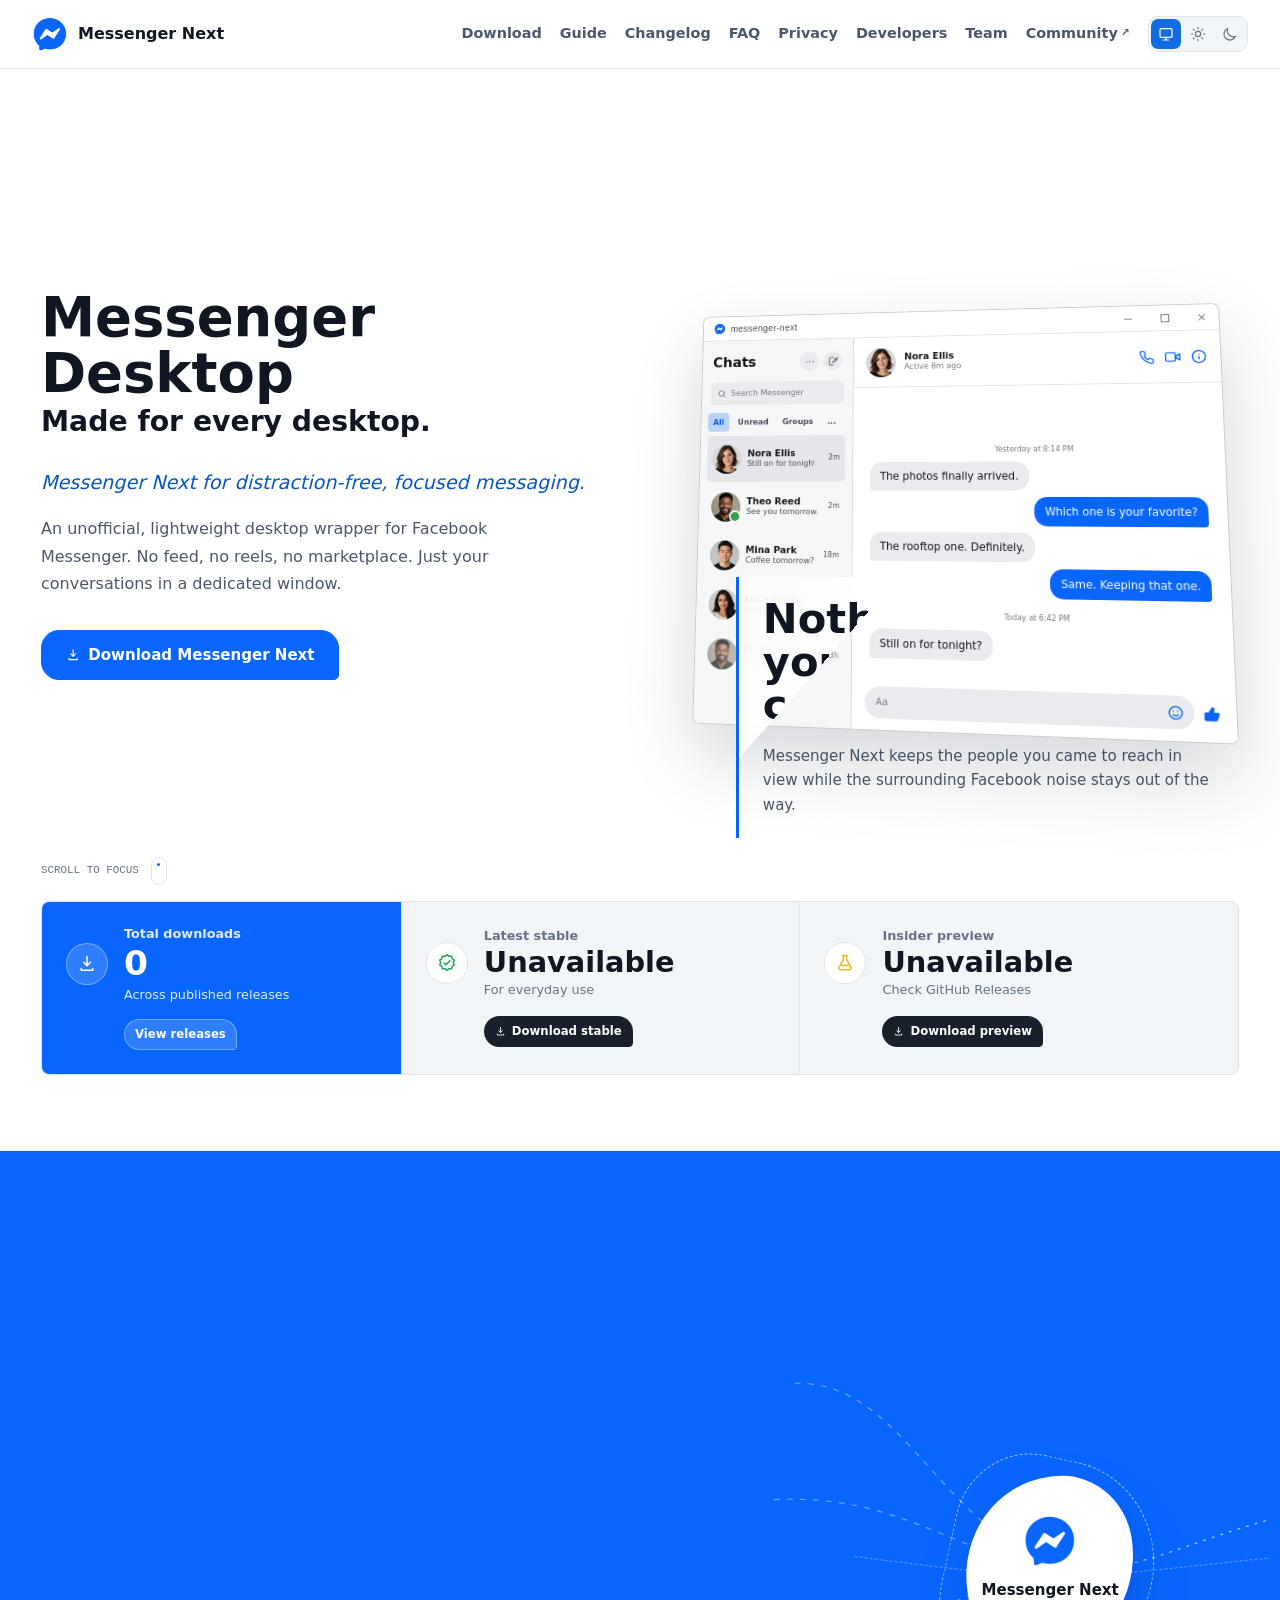
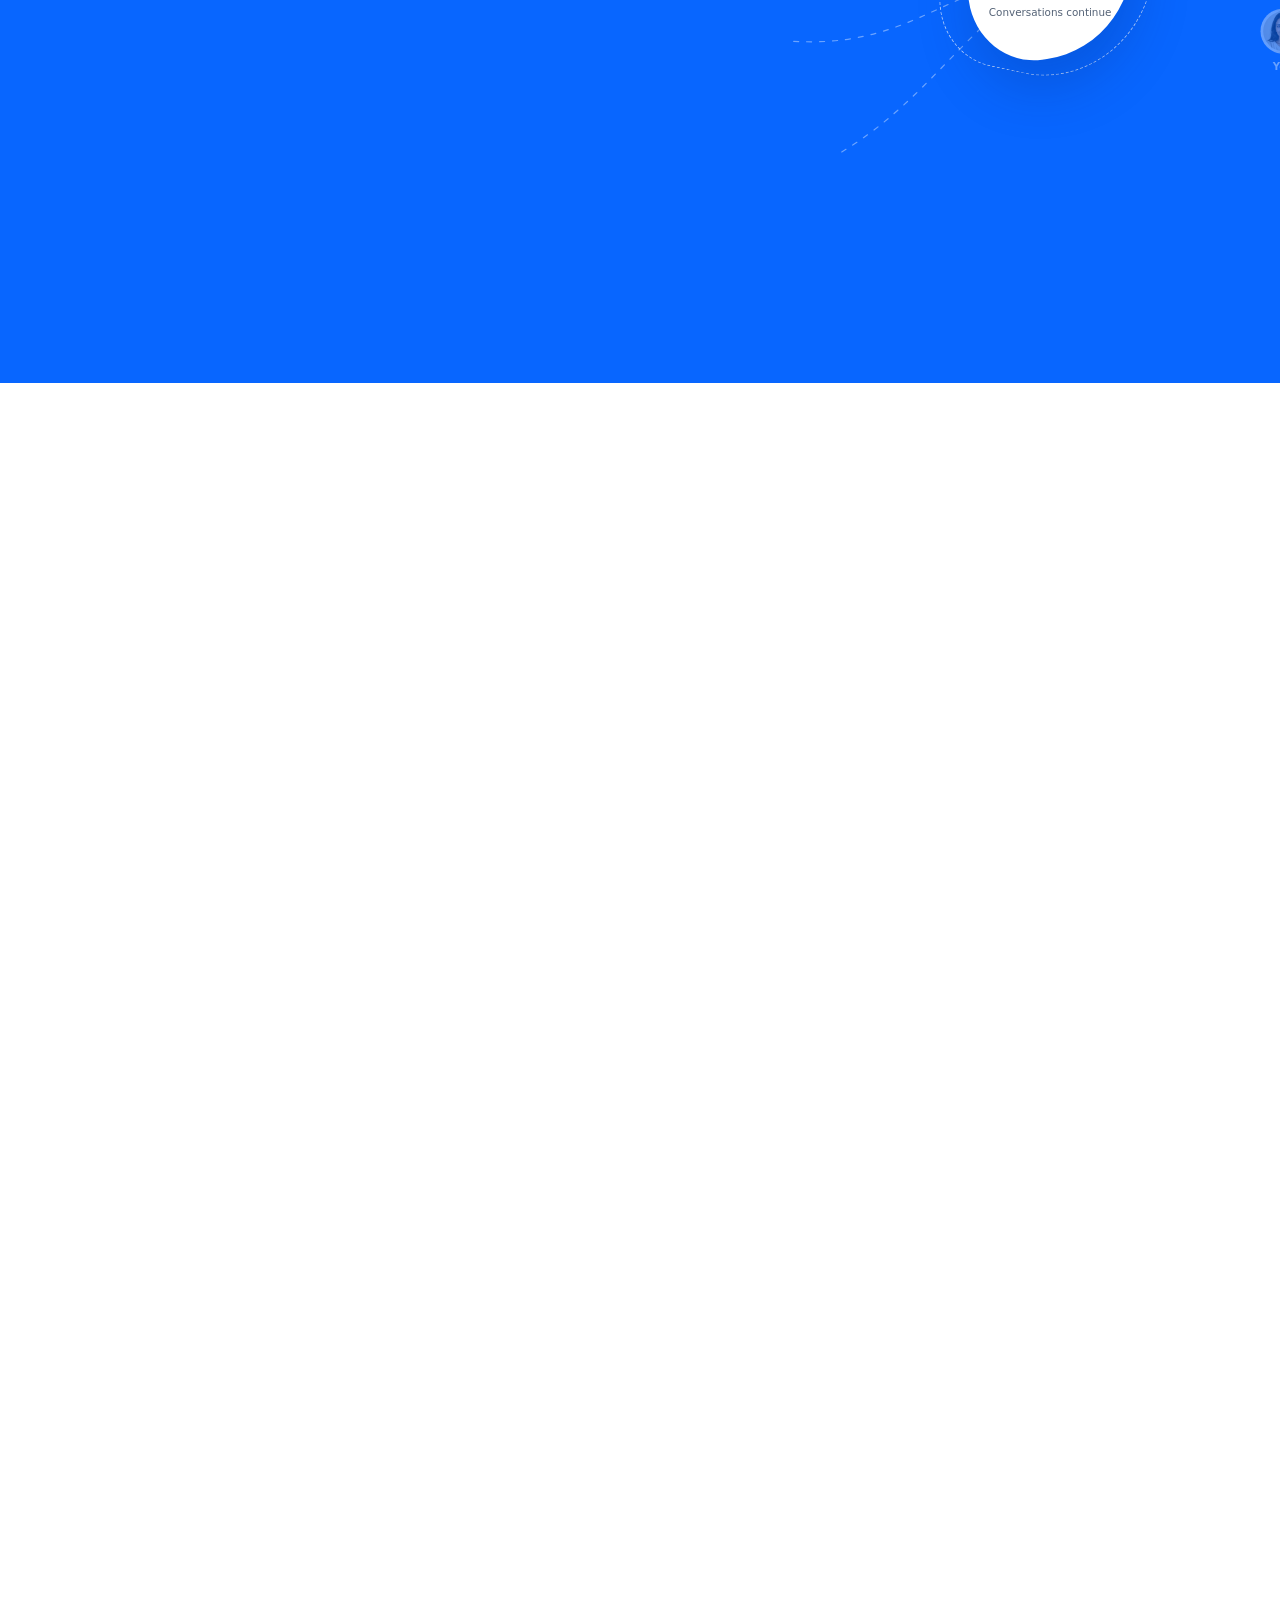
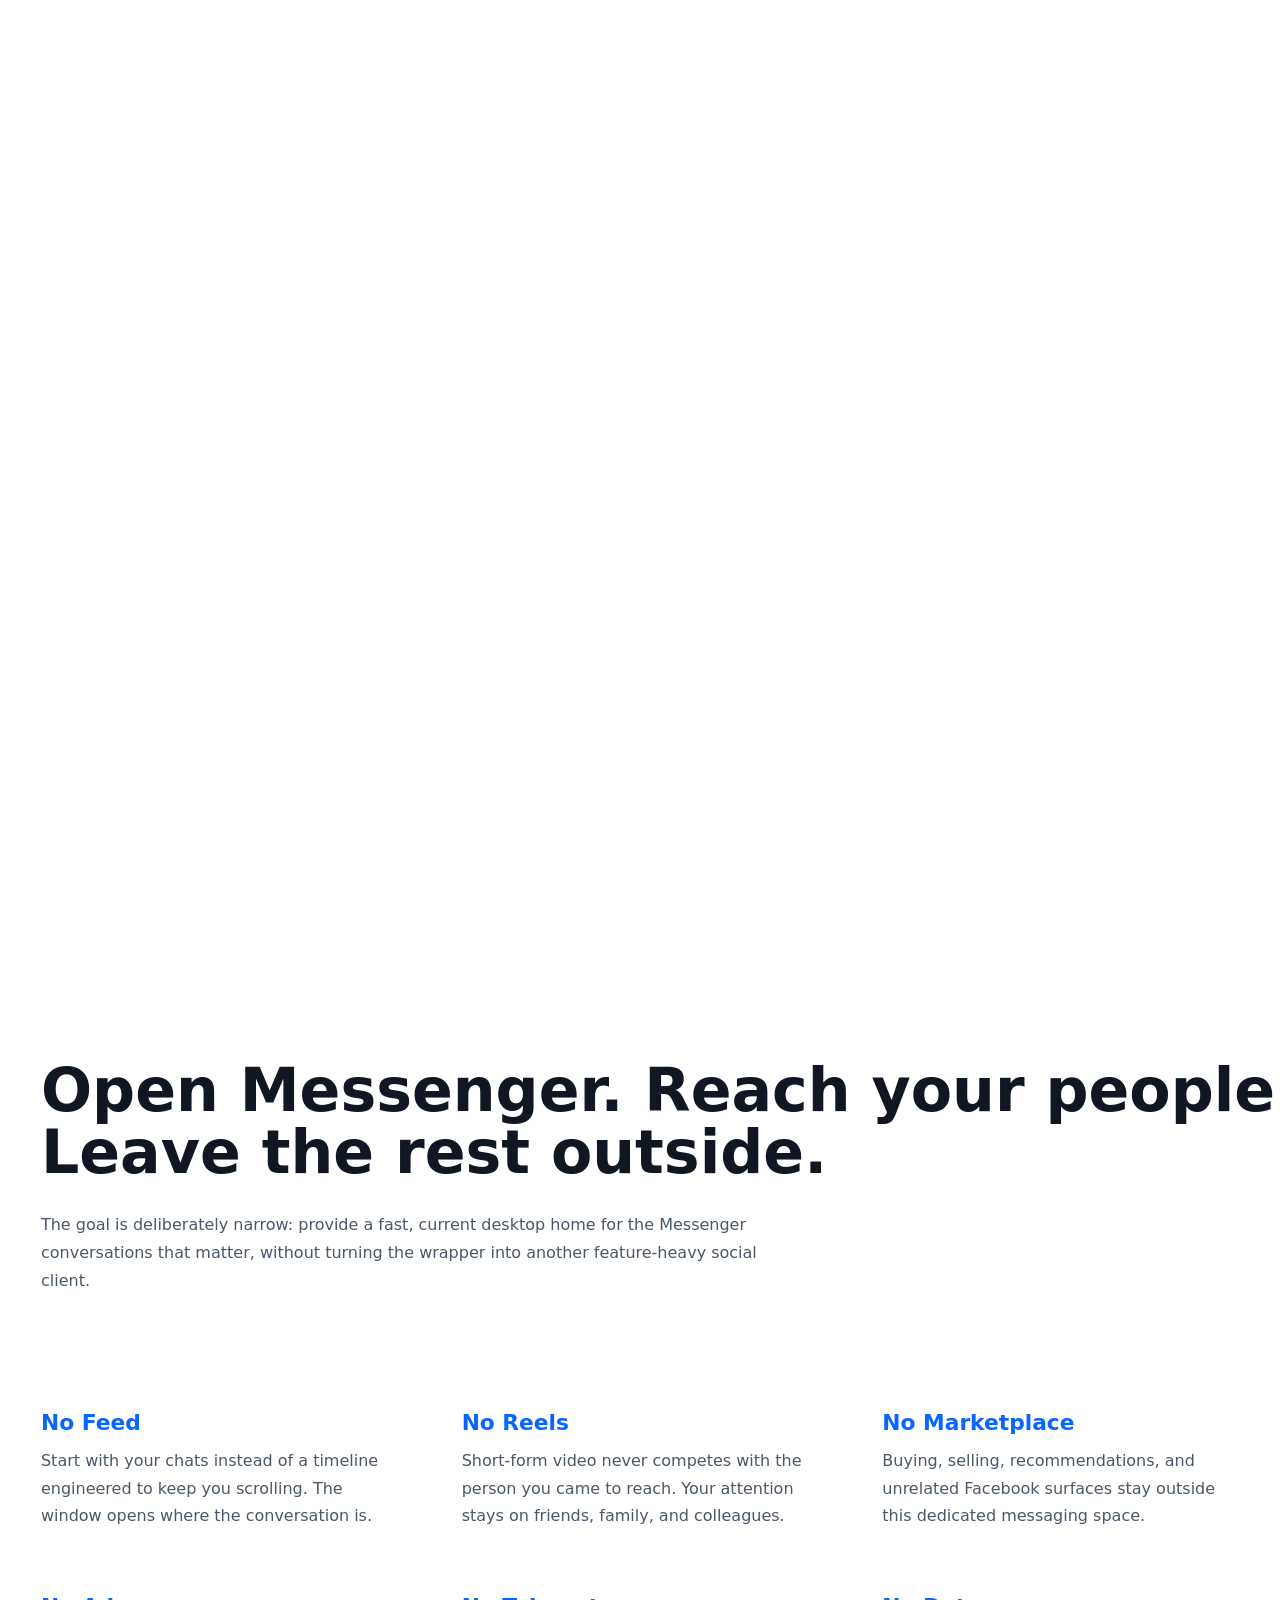
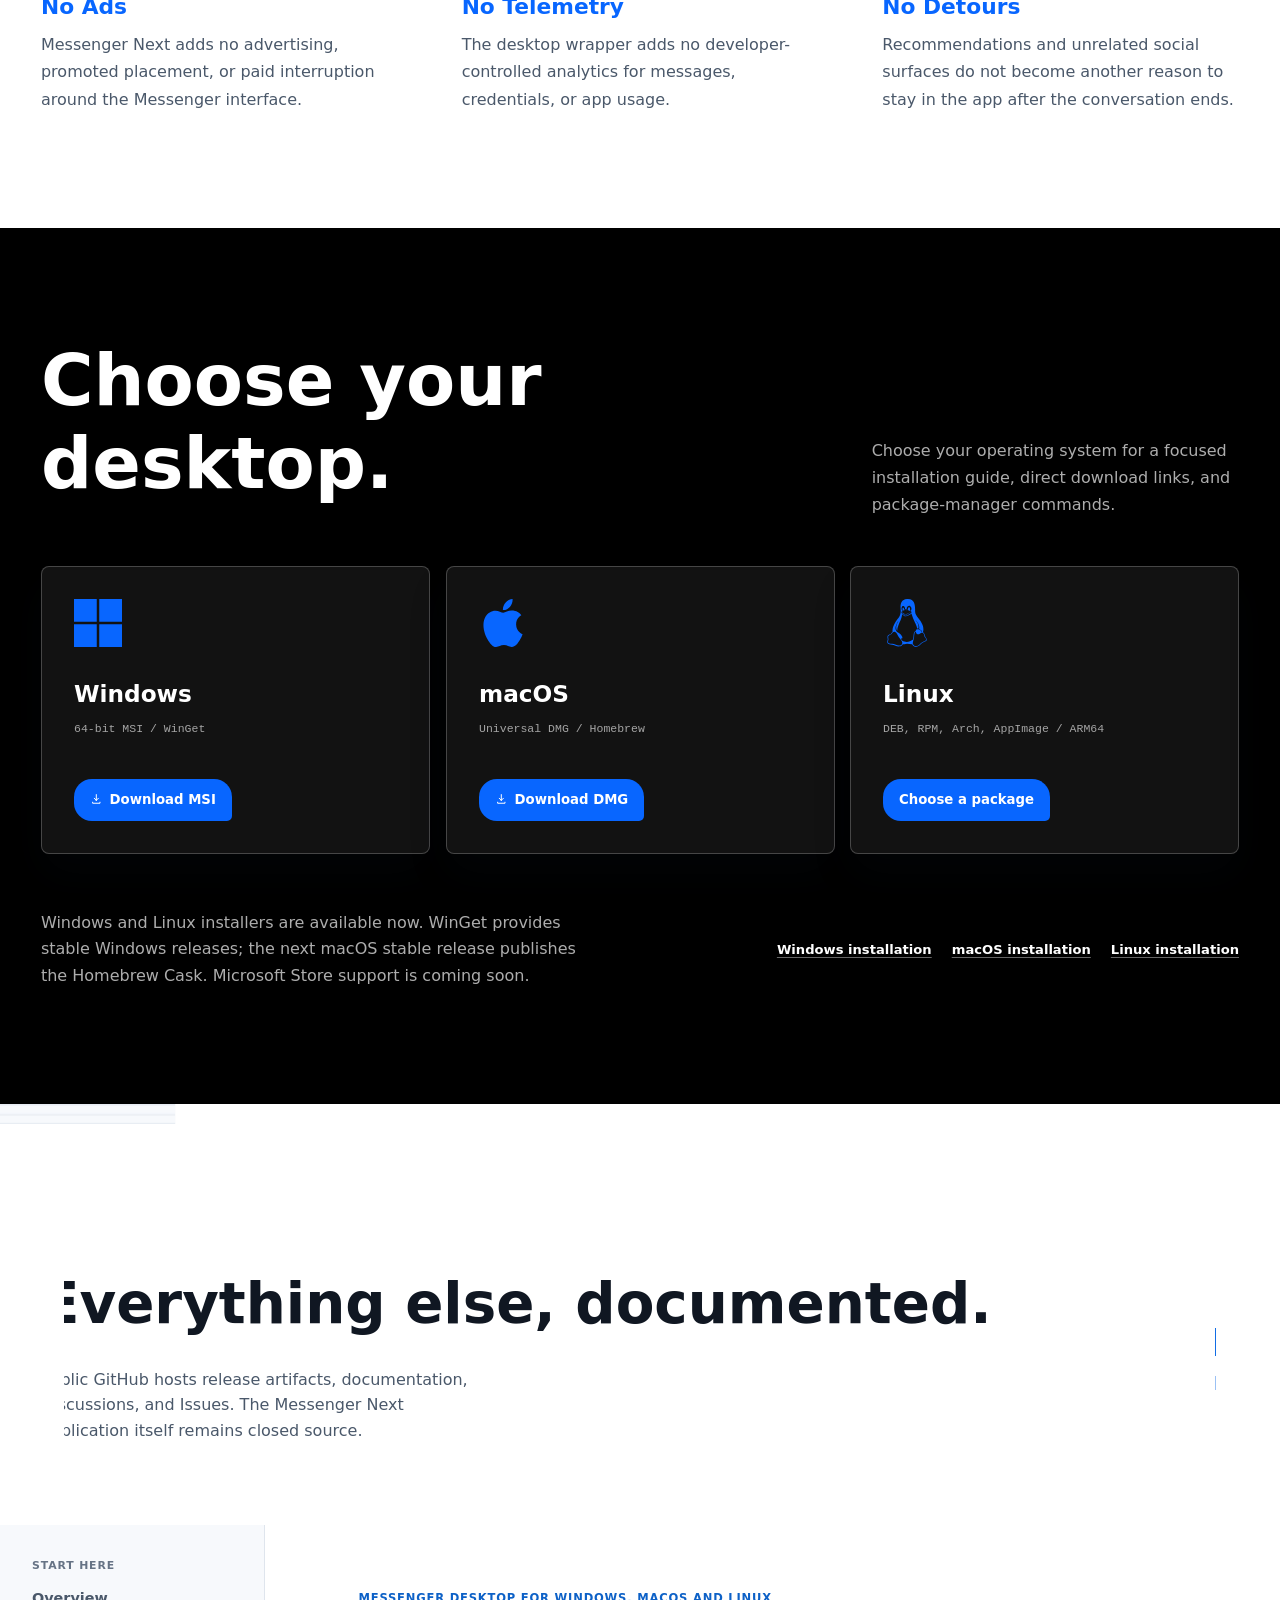
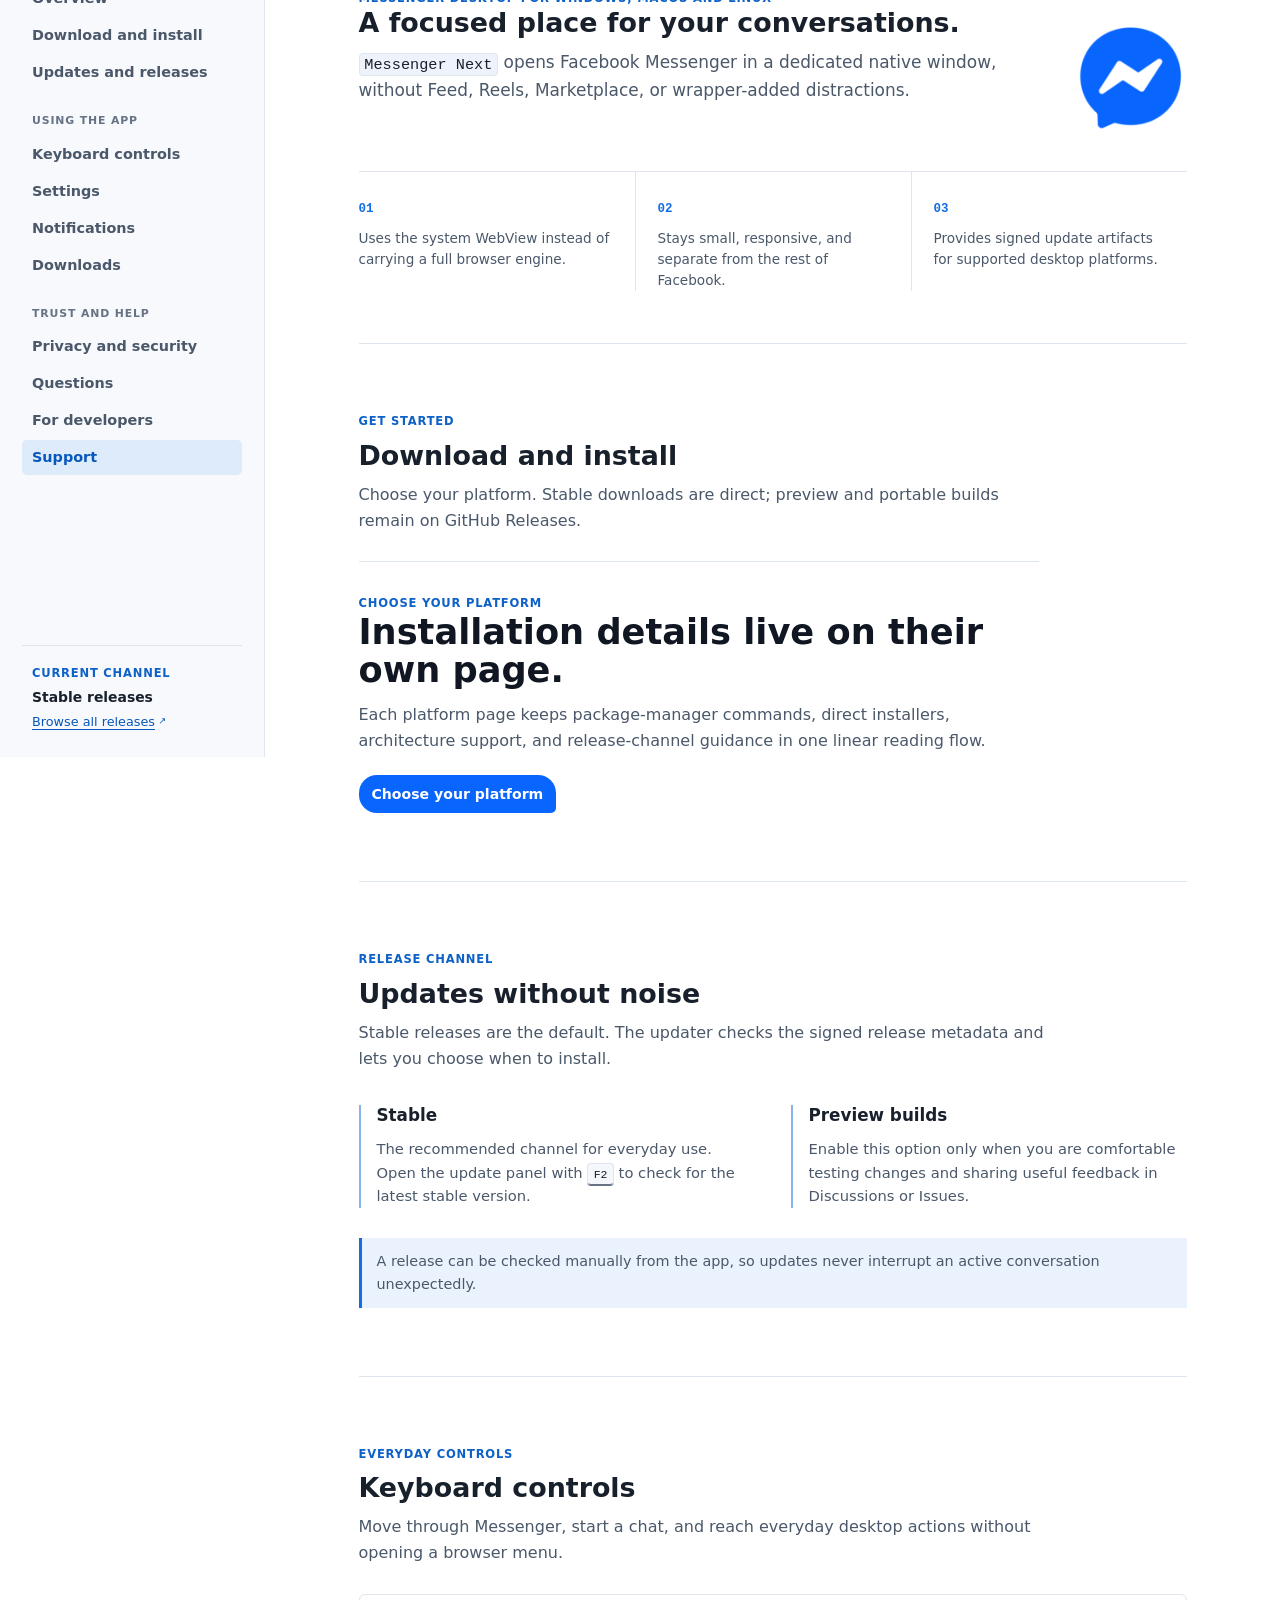
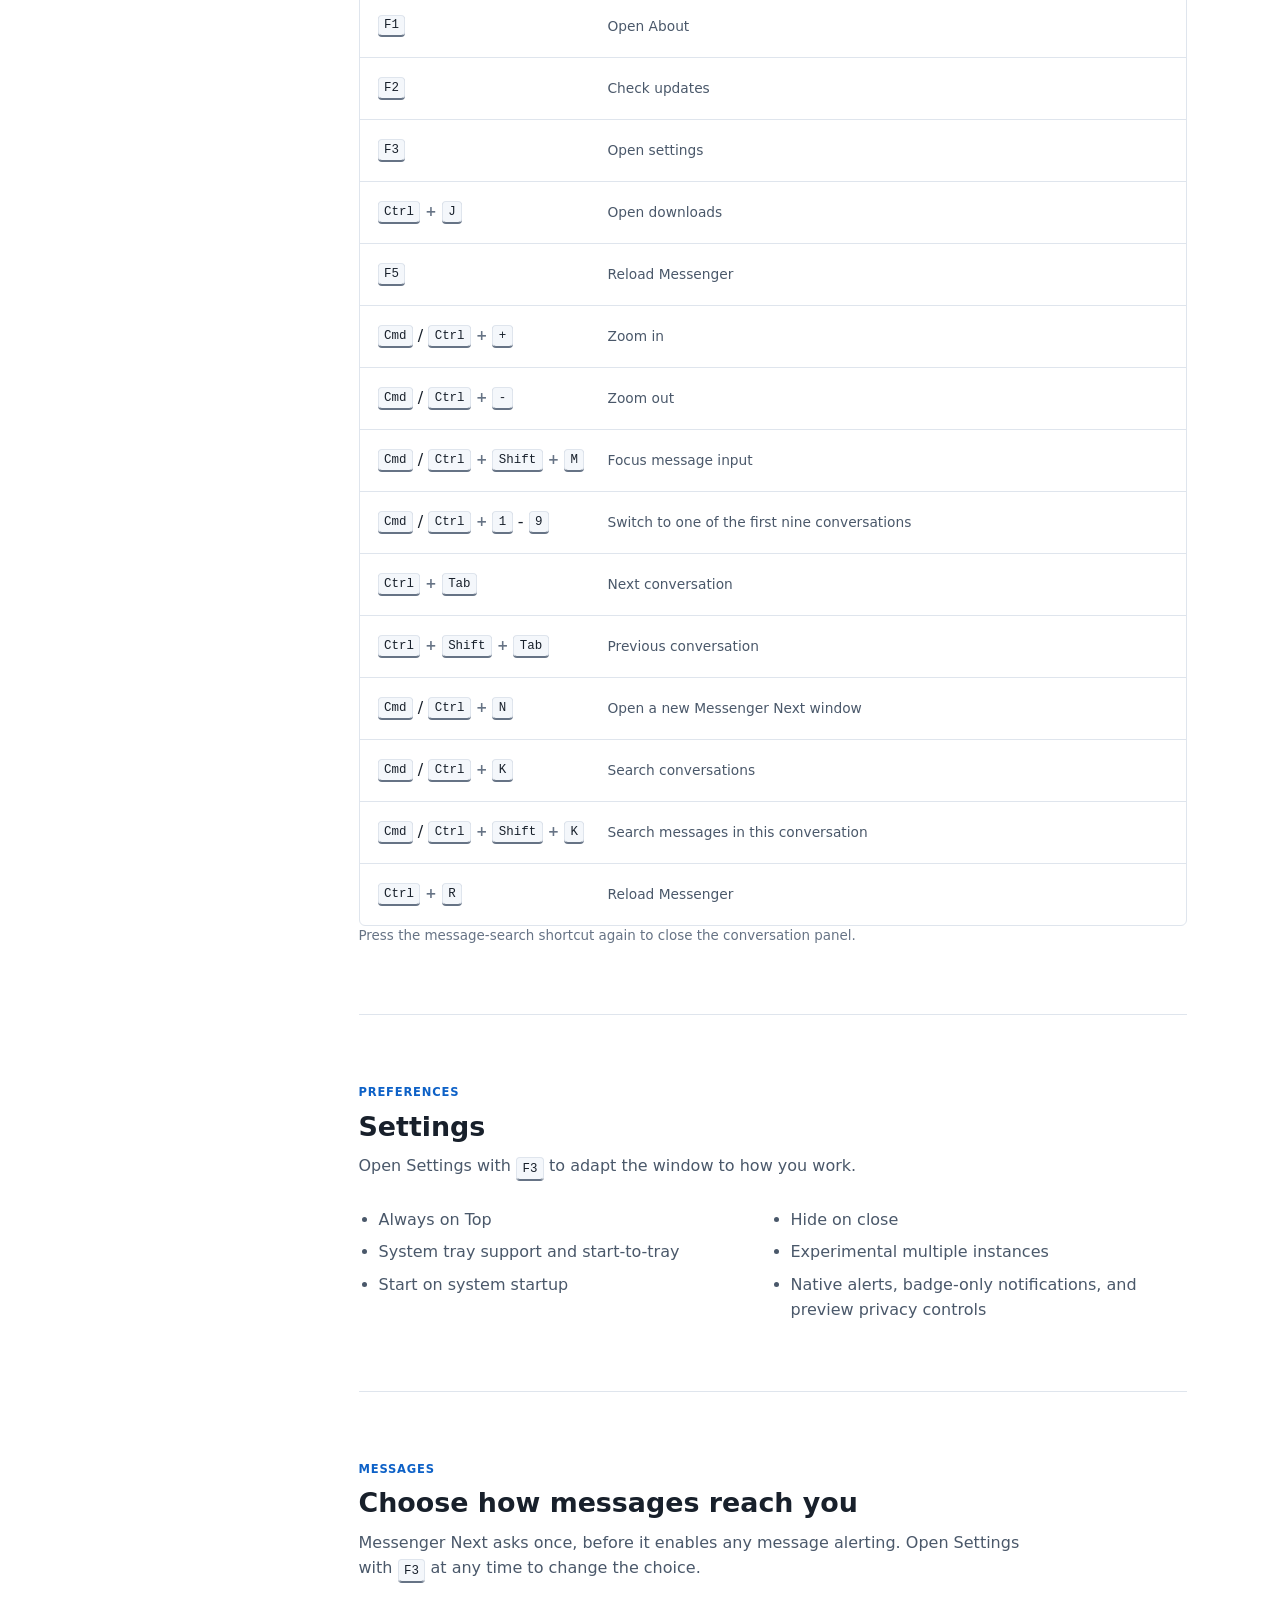
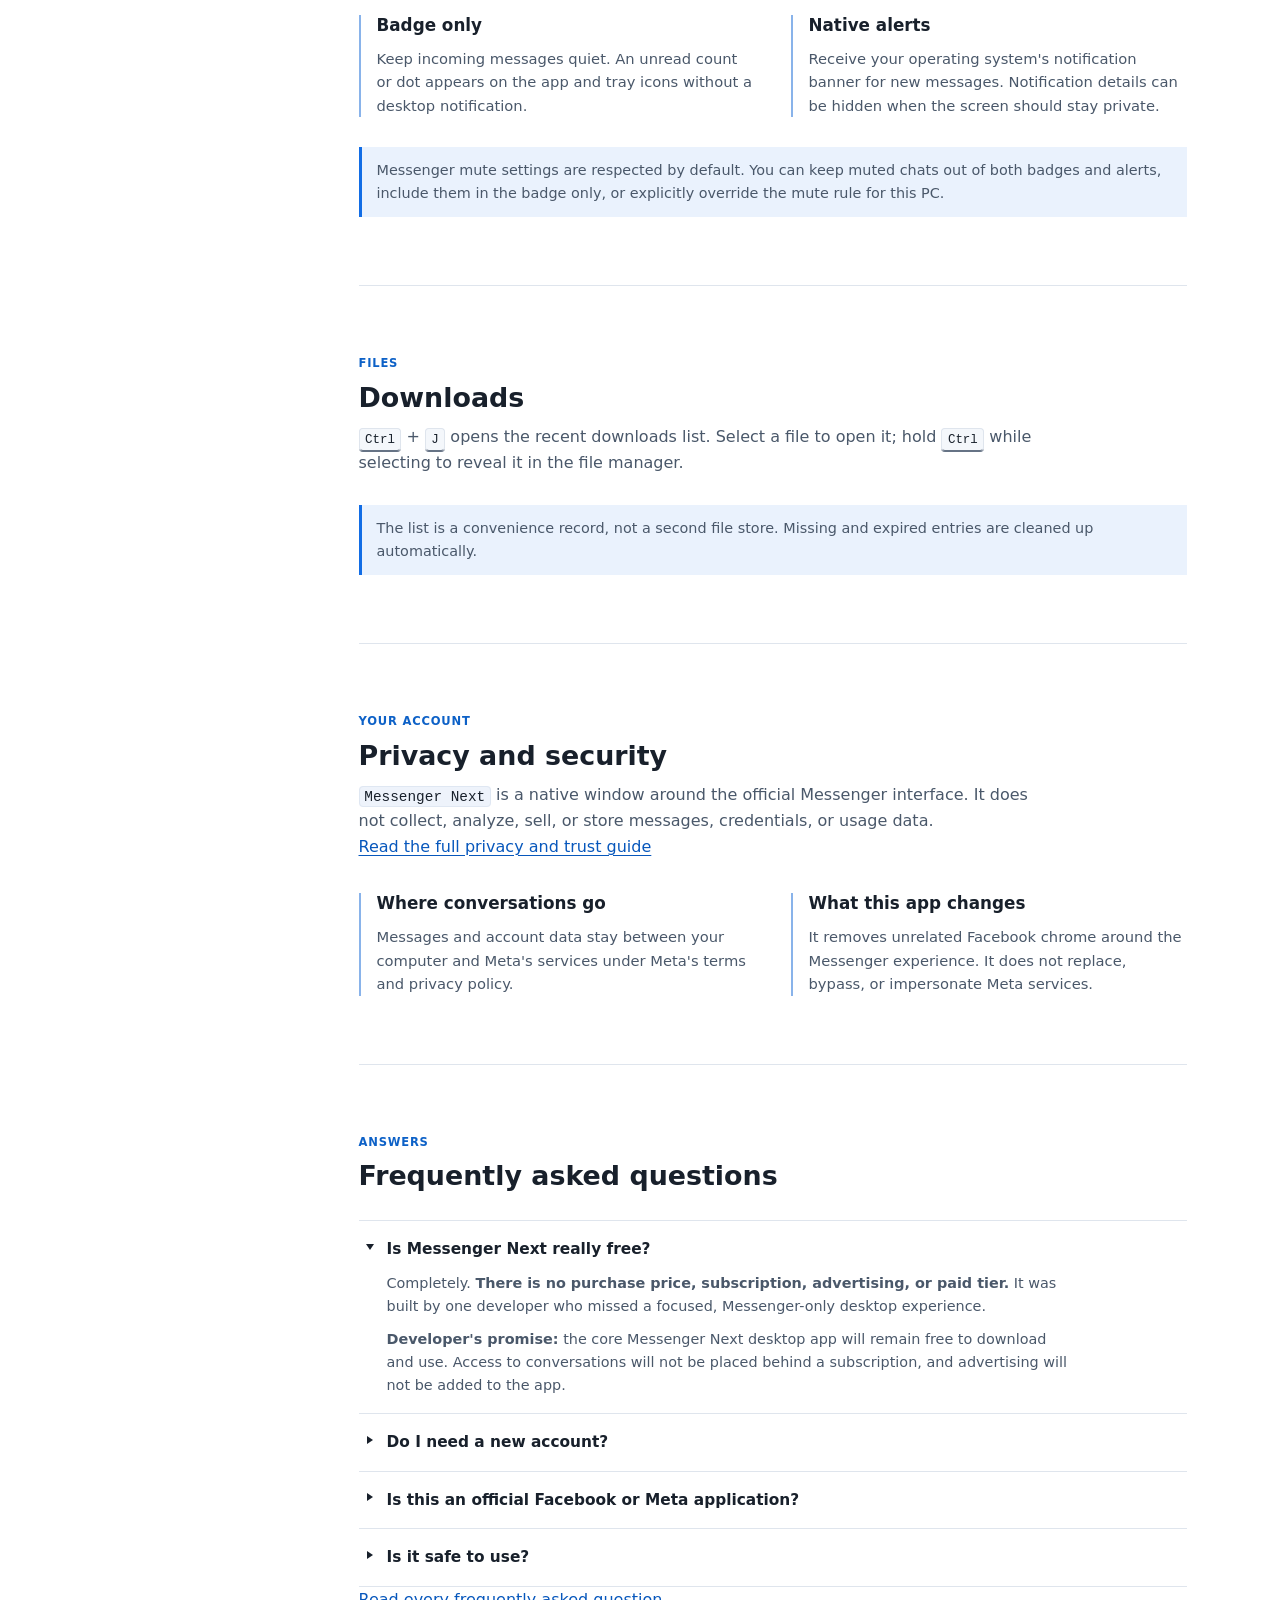
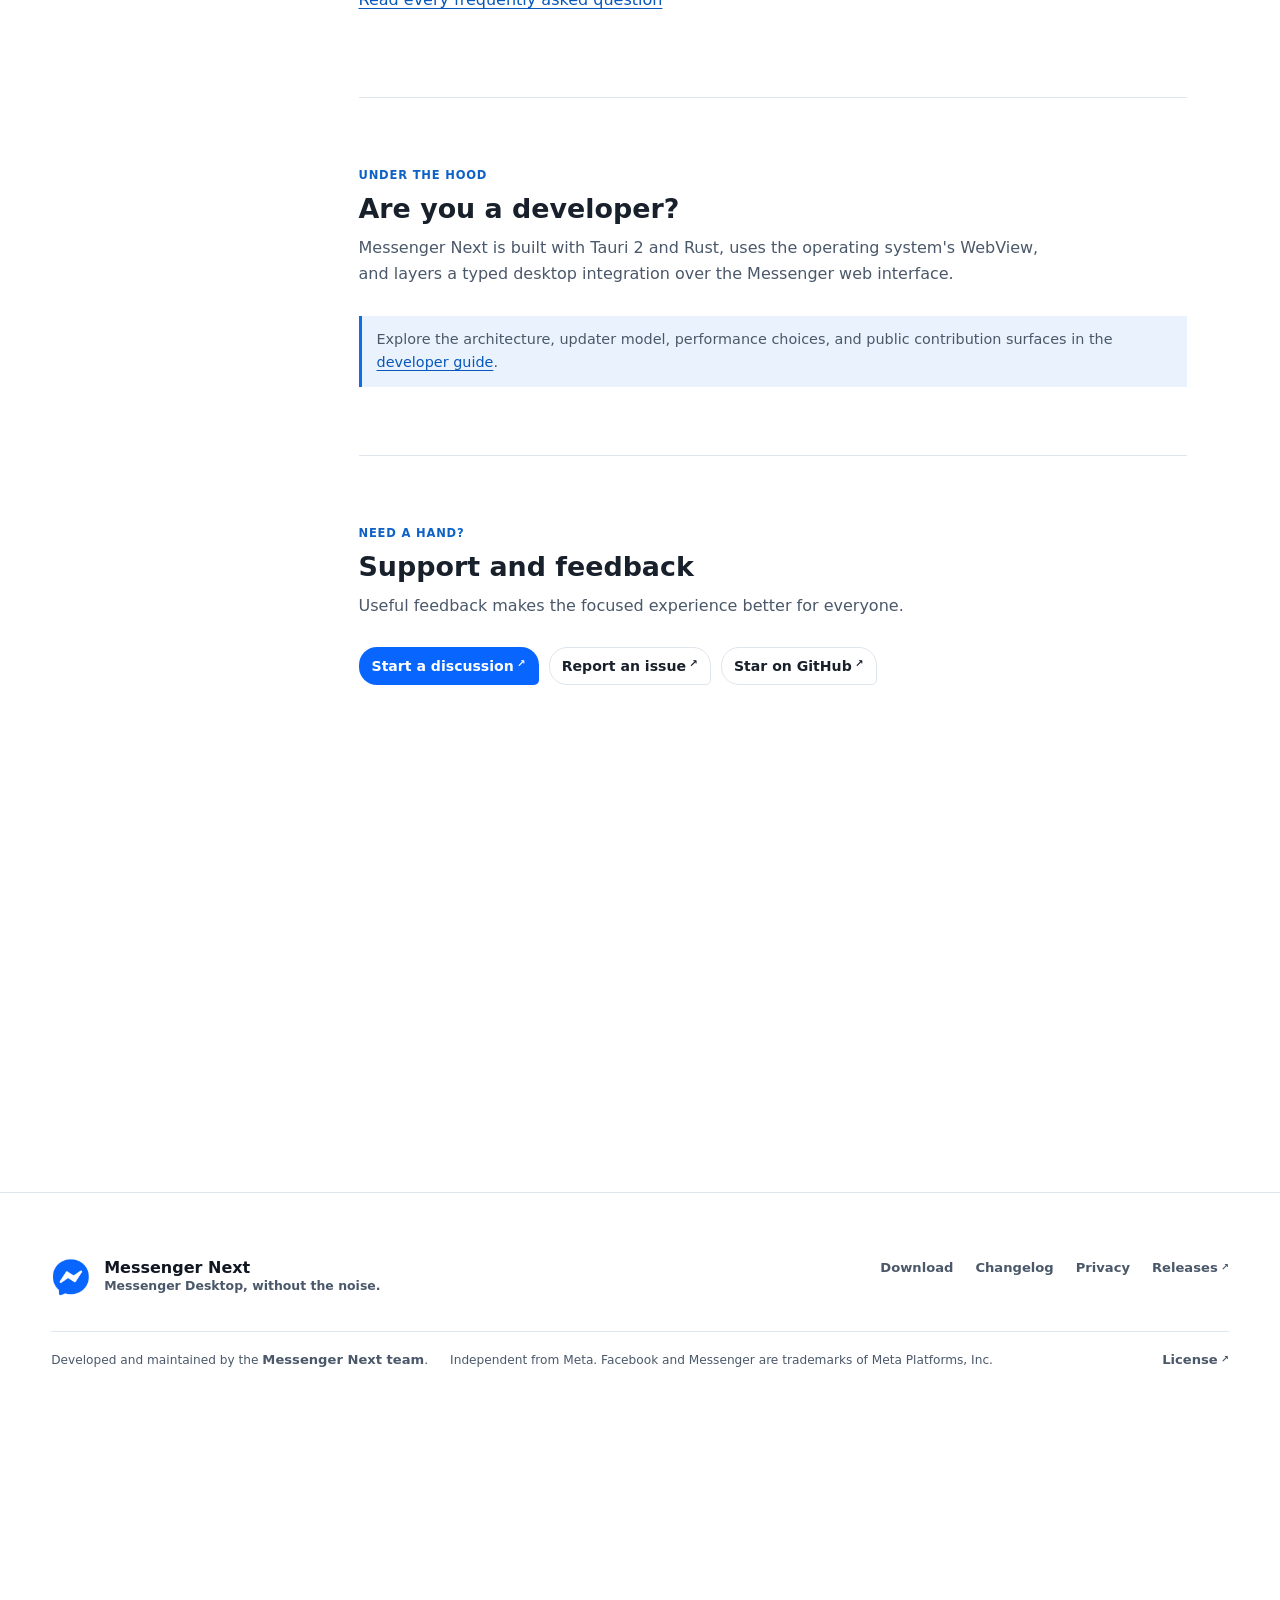
<file: docs/index.html>
<!doctype html>
<html class="system" lang="en">
  <head>
    <meta charset="UTF-8" />
    <meta name="viewport" content="width=device-width, initial-scale=1" />
    <meta
      name="description"
      content="Install, update, and use Messenger Next, a focused Messenger Desktop for Windows, macOS, and Linux."
    />
    <link rel="canonical" href="https://messengerdesktop.vercel.app/" />
    <meta property="og:title" content="Messenger Next | Messenger Desktop" />
    <meta
      property="og:description"
      content="A lightweight, distraction-free Messenger Desktop for Windows, macOS, and Linux."
    />
    <meta property="og:type" content="website" />
    <meta property="og:url" content="https://messengerdesktop.vercel.app/" />
    <meta name="theme-color" content="#ffffff" />
    <meta
      name="google-site-verification"
      content="FxvshaNwAwdtgYktSeoUPecZF7437zTSQLQcFc35VeI"
    />
    <title>Messenger Next | Messenger Desktop</title>
    <link rel="icon" href="./assets/messenger.png" type="image/png" />
    <link
      rel="preload"
      href="./assets/messenger-next-avatars.webp"
      as="image"
      type="image/webp"
    />
    <script src="./boot.js"></script>
    <link rel="stylesheet" href="./tokens.css" />
    <link rel="stylesheet" href="./styles.css" />
    <link rel="stylesheet" href="./marketing.css" />
    <script src="./assets/runtime/gsap.min.js" defer></script>
    <script src="./assets/runtime/scroll-trigger.min.js" defer></script>
    <script src="./assets/runtime/split-text.min.js" defer></script>
    <script src="./app.js" defer></script>
  </head>
  <body>
    <a class="skip-link" href="#content">Skip to content</a>

    <header class="site-header">
      <div class="header-inner">
        <a class="brand" href="#home" aria-label="Messenger Next home">
          <img src="./assets/messenger.png" alt="" width="36" height="36" />
          <span>Messenger Next</span>
        </a>
        <div class="header-actions">
          <nav class="header-nav" aria-label="Site navigation">
            <a href="/download">Download</a>
            <a href="/#guide">Guide</a>
            <a href="/changelog">Changelog</a>
            <a href="/faq">FAQ</a>
            <a href="/privacy">Privacy</a>
            <a href="/developers">Developers</a>
            <a href="/team">Team</a>
            <a href="https://github.com/rozsazoltan/messenger/discussions"
              >Community</a
            >
          </nav>
          <div class="theme-switch" role="group" aria-label="Appearance">
            <button
              class="theme-option"
              type="button"
              data-theme="system"
              aria-label="Use system appearance"
              title="System appearance"
            >
              <svg aria-hidden="true" viewBox="0 0 24 24">
                <rect x="3" y="4" width="18" height="13" rx="2" />
                <path d="M8 21h8M12 17v4" />
              </svg>
            </button>
            <button
              class="theme-option"
              type="button"
              data-theme="light"
              aria-label="Use light appearance"
              title="Light appearance"
            >
              <svg aria-hidden="true" viewBox="0 0 24 24">
                <circle cx="12" cy="12" r="4" />
                <path
                  d="M12 2v2M12 20v2M4.9 4.9l1.4 1.4M17.7 17.7l1.4 1.4M2 12h2M20 12h2M4.9 19.1l1.4-1.4M17.7 6.3l1.4-1.4"
                />
              </svg>
            </button>
            <button
              class="theme-option"
              type="button"
              data-theme="dark"
              aria-label="Use dark appearance"
              title="Dark appearance"
            >
              <svg aria-hidden="true" viewBox="0 0 24 24">
                <path d="M20.3 15.4A9 9 0 0 1 8.6 3.7 9 9 0 1 0 20.3 15.4Z" />
              </svg>
            </button>
          </div>
          <button
            class="menu-button"
            type="button"
            aria-expanded="false"
            aria-controls="mobile-navigation"
            aria-label="Open navigation"
            title="Open navigation"
          >
            <svg aria-hidden="true" viewBox="0 0 24 24">
              <path class="menu-icon-open" d="M4 6h16M4 12h16M4 18h16" />
              <path class="menu-icon-close" d="M6 6l12 12M18 6 6 18" />
            </svg>
          </button>
        </div>
      </div>
    </header>

    <main id="content">
      <section class="landing" id="home" data-marketing-landing>
        <div class="landing-hero" data-product-runway>
          <div class="landing-copy" data-hero-copy>
            <h1 data-split-title>
              <span class="landing-title-primary" data-hero-title-line
                >Messenger Desktop</span
              >
              <span class="landing-title-secondary" data-hero-title-line
                >Made for every desktop.</span
              >
            </h1>
            <p class="landing-tagline">
              <em>Messenger Next for distraction-free, focused messaging.</em>
            </p>
            <p class="landing-lead">
              An unofficial, lightweight desktop wrapper for Facebook Messenger.
              No feed, no reels, no marketplace. Just your conversations in a
              dedicated window.
            </p>
            <div class="landing-actions" data-hero-actions>
              <a class="button button-primary" data-magnetic href="/download"
                ><svg
                  class="download-icon"
                  aria-hidden="true"
                  viewBox="0 0 24 24"
                >
                  <path d="M12 3v11m0 0 4-4m-4 4-4-4M5 17.5v2h14v-2" />
                </svg>
                <span>Download Messenger Next</span></a
              >
            </div>
          </div>

          <div class="landing-media" data-hero-window data-product-frame>
            <div
              class="product-window"
              aria-label="Messenger Next conversation example"
            >
              <div class="product-titlebar">
                <span class="product-title">
                  <img
                    src="./assets/messenger.png"
                    alt=""
                    width="14"
                    height="14"
                  />
                  <span>messenger-next</span>
                </span>
                <span class="window-controls" aria-hidden="true">
                  <i></i><i></i><i></i>
                </span>
              </div>
              <div class="product-layout">
                <aside class="demo-conversations" aria-label="Conversations">
                  <header class="demo-conversations-header">
                    <strong>Chats</strong>
                    <span class="demo-conversation-actions" aria-hidden="true">
                      <span>
                        <svg viewBox="0 0 24 24">
                          <circle cx="5" cy="12" r="1.5" />
                          <circle cx="12" cy="12" r="1.5" />
                          <circle cx="19" cy="12" r="1.5" />
                        </svg>
                      </span>
                      <span>
                        <svg viewBox="0 0 24 24">
                          <path d="M12 20H5a1 1 0 0 1-1-1V5a1 1 0 0 1 1-1h7" />
                          <path
                            d="m14 5 5 5M13 11l6.5-6.5a1.4 1.4 0 0 1 2 2L15 13l-4 1Z"
                          />
                        </svg>
                      </span>
                    </span>
                  </header>
                  <div class="demo-search" aria-hidden="true">
                    <svg viewBox="0 0 24 24">
                      <circle cx="11" cy="11" r="7" />
                      <path d="m20 20-4-4" />
                    </svg>
                    <span>Search Messenger</span>
                  </div>
                  <div class="demo-tabs" aria-hidden="true">
                    <strong>All</strong><span>Unread</span><span>Groups</span
                    ><span>...</span>
                  </div>
                  <div class="demo-contact is-active">
                    <span
                      class="demo-avatar avatar-one active-avatar"
                      data-active-avatar
                    ></span>
                    <span>
                      <strong>Nora Ellis</strong>
                      <small class="nora-preview">
                        <span data-nora-initial>Still on for tonight?</span>
                        <span data-nora-response
                          >You: Absolutely. Just messages, no noise.</span
                        >
                        <span data-nora-latest>Perfect. See you at seven.</span>
                      </small>
                    </span>
                    <time class="nora-time">
                      <span data-nora-time-initial>2m</span>
                      <span data-nora-time-response>1m</span>
                      <span data-nora-time-latest>now</span>
                    </time>
                  </div>
                  <div class="demo-contact" data-theo-contact>
                    <span
                      class="demo-avatar avatar-two active-avatar online-avatar"
                    ></span>
                    <span>
                      <strong>Theo Reed</strong>
                      <small class="theo-preview">
                        <span data-theo-before>See you tomorrow.</span>
                        <span data-theo-after>What's up?</span>
                      </small>
                    </span>
                    <time>2m</time>
                  </div>
                  <div class="demo-contact">
                    <span class="demo-avatar avatar-three"></span>
                    <span
                      ><strong>Mina Park</strong
                      ><small>Coffee tomorrow?</small></span
                    >
                    <time>18m</time>
                  </div>
                  <div class="demo-contact">
                    <span class="demo-avatar avatar-four"></span>
                    <span
                      ><strong>Luca Martin</strong
                      ><small>Absolutely</small></span
                    >
                    <time>1h</time>
                  </div>
                  <div class="demo-contact demo-contact-muted">
                    <span class="demo-avatar avatar-two"></span>
                    <span
                      ><strong>Friday plans</strong
                      ><small>Jamie: Got it</small></span
                    >
                    <time>3h</time>
                  </div>
                </aside>
                <section
                  class="demo-chat"
                  aria-label="Conversation with Nora Ellis"
                >
                  <header class="demo-chat-header">
                    <span
                      class="demo-avatar avatar-one active-avatar"
                      data-active-avatar
                    ></span>
                    <span>
                      <strong>Nora Ellis</strong>
                      <small class="active-status">
                        <span data-status-before>Active 8m ago</span>
                        <span data-status-after>Active now</span>
                      </small>
                    </span>
                    <span class="demo-chat-actions" aria-hidden="true">
                      <svg viewBox="0 0 24 24">
                        <path
                          d="M22 16.9v3a2 2 0 0 1-2.2 2 19.8 19.8 0 0 1-8.6-3.1 19.5 19.5 0 0 1-6-6A19.8 19.8 0 0 1 2.1 4.2 2 2 0 0 1 4.1 2h3a2 2 0 0 1 2 1.7c.1 1 .4 2 .7 2.9a2 2 0 0 1-.5 2.1L8.1 9.9a16 16 0 0 0 6 6l1.2-1.2a2 2 0 0 1 2.1-.5c.9.3 1.9.6 2.9.7a2 2 0 0 1 1.7 2Z"
                        />
                      </svg>
                      <svg viewBox="0 0 24 24">
                        <path
                          d="m23 7-7 5 7 5ZM14 5H3a2 2 0 0 0-2 2v10a2 2 0 0 0 2 2h11a2 2 0 0 0 2-2V7a2 2 0 0 0-2-2Z"
                        />
                      </svg>
                      <svg viewBox="0 0 24 24">
                        <circle cx="12" cy="12" r="10" />
                        <path d="M12 16v-4M12 8h.01" />
                      </svg>
                    </span>
                  </header>
                  <div class="demo-messages">
                    <div
                      class="demo-message-history"
                      aria-label="Earlier messages with Nora Ellis"
                    >
                      <small class="demo-message-time">
                        Yesterday at 8:14 PM
                      </small>
                      <p class="demo-message incoming">
                        The photos finally arrived.
                      </p>
                      <p class="demo-message outgoing">
                        Which one is your favorite?
                      </p>
                      <p class="demo-message incoming">
                        The rooftop one. Definitely.
                      </p>
                      <p class="demo-message outgoing">
                        Same. Keeping that one.
                      </p>
                    </div>
                    <small class="demo-message-time">Today at 6:42 PM</small>
                    <p class="demo-message incoming" data-current-prompt>
                      Still on for tonight?
                    </p>
                    <div
                      class="demo-message-row demo-message-row-outgoing"
                      data-outgoing-row
                    >
                      <p class="demo-message outgoing" data-current-response>
                        Absolutely. Just messages, no noise.
                      </p>
                    </div>
                    <div class="demo-message-stage" data-incoming-stage>
                      <p class="demo-typing" aria-label="Nora is typing">
                        <i></i><i></i><i></i>
                      </p>
                      <p class="demo-message incoming demo-message-late">
                        Perfect. See you at seven.
                      </p>
                    </div>
                  </div>
                  <div class="demo-composer" aria-hidden="true">
                    <span class="demo-composer-input">
                      <span>Aa</span>
                      <svg class="demo-composer-smile" viewBox="0 0 24 24">
                        <circle cx="12" cy="12" r="9" />
                        <path d="M8.5 14.5c1 1.4 2.1 2 3.5 2s2.5-.6 3.5-2" />
                        <path d="M9 9.5h.01M15 9.5h.01" />
                      </svg>
                    </span>
                    <svg class="demo-composer-like" viewBox="0 0 24 24">
                      <path
                        d="M7 10v11H4a2 2 0 0 1-2-2v-7a2 2 0 0 1 2-2Zm0 11h9.7a2 2 0 0 0 1.9-1.4l2.2-7A2 2 0 0 0 18.9 10H14l.7-3.4A3 3 0 0 0 11.8 3L7 10Z"
                      />
                    </svg>
                  </div>
                </section>
              </div>
              <div class="demo-notifications" aria-hidden="true">
                <div class="demo-notification notification-one">
                  <span class="demo-avatar avatar-two"></span>
                  <p><strong>Theo Reed</strong><span>What's up?</span></p>
                  <time>now</time>
                </div>
              </div>
            </div>
          </div>

          <div class="hero-focus" data-focus-overlay>
            <h2 data-split-title>Nothing between you and the conversation.</h2>
            <p>
              Messenger Next keeps the people you came to reach in view while
              the surrounding Facebook noise stays out of the way.
            </p>
          </div>

          <div class="hero-scroll-cue" data-scroll-cue aria-hidden="true">
            <span>Scroll to focus</span>
            <i></i>
          </div>
        </div>

        <div
          class="landing-rail release-status"
          aria-label="Messenger Next release status"
          aria-live="polite"
          data-release-status
        >
          <article
            class="release-metric release-metric-downloads"
            data-release-card
          >
            <span class="release-icon" aria-hidden="true">
              <svg viewBox="0 0 24 24">
                <path d="M12 3v11m0 0 4-4m-4 4-4-4M5 17.5v2h14v-2" />
              </svg>
            </span>
            <span class="release-copy">
              <span>Total downloads</span>
              <strong data-release-downloads>Checking...</strong>
              <small>Across published releases</small>
            </span>
            <a
              class="release-action"
              href="https://github.com/rozsazoltan/messenger/releases"
              >View releases</a
            >
          </article>
          <article
            class="release-metric release-metric-stable"
            data-release-card
          >
            <span class="release-icon" aria-hidden="true">
              <svg viewBox="0 0 24 24">
                <path
                  d="m12 2 2.4 2 3.1-.2.7 3 2.6 1.7-1.2 2.9 1.2 2.9-2.6 1.7-.7 3-3.1-.2-2.4 2-2.4-2-3.1.2-.7-3-2.6-1.7 1.2-2.9-1.2-2.9 2.6-1.7.7-3 3.1.2Z"
                />
                <path d="m8.5 12 2.2 2.2 4.8-4.8" />
              </svg>
            </span>
            <span class="release-copy">
              <span>Latest stable</span>
              <strong data-release-stable>Checking...</strong>
              <small>For everyday use</small>
            </span>
            <a
              class="release-action external-link"
              data-release-stable-link
              hidden
              rel="noreferrer"
              target="_blank"
            >
              <svg class="download-icon" aria-hidden="true" viewBox="0 0 24 24">
                <path d="M12 3v11m0 0 4-4m-4 4-4-4M5 17.5v2h14v-2" />
              </svg>
              <span>Download stable</span>
            </a>
          </article>
          <article
            class="release-metric release-metric-preview"
            data-release-card
          >
            <span class="release-icon" aria-hidden="true">
              <svg viewBox="0 0 24 24">
                <path
                  d="M9 3h6M10 3v5l-5 9a2 2 0 0 0 1.8 3h10.4a2 2 0 0 0 1.8-3l-5-9V3"
                />
                <path d="M8 15h8" />
              </svg>
            </span>
            <span class="release-copy">
              <span>Insider preview</span>
              <strong data-release-prerelease>Checking...</strong>
              <small data-release-prerelease-note
                >Looking for an active build</small
              >
            </span>
            <a
              class="release-action external-link"
              data-release-prerelease-link
              hidden
              rel="noreferrer"
              target="_blank"
            >
              <svg class="download-icon" aria-hidden="true" viewBox="0 0 24 24">
                <path d="M12 3v11m0 0 4-4m-4 4-4-4M5 17.5v2h14v-2" />
              </svg>
              <span>Download preview</span>
            </a>
          </article>
        </div>
      </section>

      <div class="marketing-flow">
        <section class="noise-story" data-noise-story>
          <div class="noise-story-copy">
            <h2 data-split-title>
              <span>More conversation.</span>
              <span>Less noise.</span>
            </h2>
            <p>
              Messages move through. Feed, Reels, Marketplace, and the rest of
              the surrounding clutter stop at the door.
            </p>
          </div>
          <div
            class="noise-filter"
            aria-label="Messenger Next filters distractions"
          >
            <div class="noise-source" aria-hidden="true">
              <span>
                <img src="./assets/facebook.svg" alt="" />
              </span>
              <small>Facebook</small>
            </div>
            <svg
              class="noise-routes"
              aria-hidden="true"
              viewBox="0 0 640 420"
              preserveAspectRatio="none"
            >
              <path data-noise-route d="M54 46C176 40 213 156 338 202" />
              <path data-noise-route d="M30 150C168 144 217 186 338 210" />
              <path data-noise-route d="M52 276C184 284 225 233 338 216" />
              <path data-noise-route d="M108 378C206 334 253 266 338 224" />
              <path data-output-route d="M358 216C455 214 500 190 606 167" />
            </svg>
            <svg
              class="noise-routes noise-routes-mobile"
              aria-hidden="true"
              viewBox="0 0 320 780"
              preserveAspectRatio="none"
            >
              <path data-noise-route-mobile d="M76 74C76 190 132 252 160 344" />
              <path
                data-noise-route-mobile
                d="M126 52C126 184 148 266 160 344"
              />
              <path
                data-noise-route-mobile
                d="M160 32C160 170 160 270 160 344"
              />
              <path
                data-noise-route-mobile
                d="M206 58C208 190 178 272 160 344"
              />
              <path
                data-noise-route-mobile
                d="M260 88C258 204 198 270 160 344"
              />
              <path
                data-output-route-mobile
                d="M160 438C160 530 160 624 160 742"
              />
            </svg>
            <div class="noise-input" aria-hidden="true">
              <span
                class="noise-chip noise-chip-message"
                data-noise-item="message"
              >
                <svg viewBox="0 0 24 24">
                  <path
                    d="M21 11.5a8.4 8.4 0 0 1-9 8.4 9.8 9.8 0 0 1-3.7-.8L3 21l1.7-4.7A8.5 8.5 0 1 1 21 11.5Z"
                  />
                </svg>
                Messages
              </span>
              <span class="noise-chip" data-noise-item="feed">
                <svg viewBox="0 0 24 24">
                  <path d="M4 5h16v14H4zM8 9h8M8 13h5" />
                </svg>
                Feed
              </span>
              <span class="noise-chip" data-noise-item="reels">
                <svg viewBox="0 0 24 24">
                  <rect x="3" y="4" width="18" height="16" rx="2" />
                  <path d="m10 9 5 3-5 3Z" />
                </svg>
                Reels
              </span>
              <span class="noise-chip" data-noise-item="marketplace">
                <svg viewBox="0 0 24 24">
                  <path d="M3 9h18l-2-5H5ZM5 9v11h14V9M9 20v-6h6v6" />
                </svg>
                Marketplace
              </span>
              <span class="noise-chip" data-noise-item="recommendations">
                <svg viewBox="0 0 24 24">
                  <path
                    d="m12 3 2.1 5.2L20 9l-4.5 3.8 1.4 5.7-4.9-3-4.9 3 1.4-5.7L4 9l5.9-.8Z"
                  />
                </svg>
                Recommendations
              </span>
              <span class="noise-chip" data-noise-item="ads">
                <svg viewBox="0 0 24 24">
                  <path d="M4 5h16v14H4zM8 9h8M8 13h5" />
                  <path d="M17 16h.01" />
                </svg>
                Ads
              </span>
              <span class="noise-chip" data-noise-item="notifications">
                <svg viewBox="0 0 24 24">
                  <path
                    d="M18 8a6 6 0 0 0-12 0c0 7-3 7-3 9h18c0-2-3-2-3-9M10 21h4"
                  />
                </svg>
                Social notifications
              </span>
              <span class="noise-chip" data-noise-item="other">
                <svg viewBox="0 0 24 24">
                  <circle cx="5" cy="12" r="1" />
                  <circle cx="12" cy="12" r="1" />
                  <circle cx="19" cy="12" r="1" />
                </svg>
                Other noise
              </span>
            </div>
            <div class="noise-gate" data-noise-gate>
              <span class="noise-gate-orbit" aria-hidden="true"></span>
              <span class="noise-gate-ring" aria-hidden="true"></span>
              <img src="./assets/messenger.png" alt="" width="54" height="54" />
              <strong>Messenger Next</strong>
              <small>Conversations continue</small>
            </div>
            <div class="noise-output" aria-hidden="true">
              <p data-noise-output>
                <span class="demo-avatar avatar-three"></span>
                <span><strong>Mina</strong>Coffee after work?</span>
              </p>
              <p data-noise-output>
                <span class="demo-avatar avatar-one"></span>
                <span><strong>Nora</strong>See you at seven.</span>
              </p>
            </div>
            <div class="noise-recipient" aria-hidden="true">
              <span class="demo-avatar avatar-four"></span>
              <strong>You</strong>
            </div>
          </div>
        </section>

        <section
          class="focus-story"
          aria-labelledby="focus-heading"
          data-focus-story
        >
          <div class="focus-copy">
            <h2 id="focus-heading">
              <span>Open Messenger. Reach your people.</span>
              <span>Leave the rest outside.</span>
            </h2>
            <p>
              The goal is deliberately narrow: provide a fast, current desktop
              home for the Messenger conversations that matter, without turning
              the wrapper into another feature-heavy social client.
            </p>
          </div>
          <div class="focus-list">
            <article>
              <strong>No Feed</strong>
              <p>
                Start with your chats instead of a timeline engineered to keep
                you scrolling. The window opens where the conversation is.
              </p>
            </article>
            <article>
              <strong>No Reels</strong>
              <p>
                Short-form video never competes with the person you came to
                reach. Your attention stays on friends, family, and colleagues.
              </p>
            </article>
            <article>
              <strong>No Marketplace</strong>
              <p>
                Buying, selling, recommendations, and unrelated Facebook
                surfaces stay outside this dedicated messaging space.
              </p>
            </article>
            <article>
              <strong>No Ads</strong>
              <p>
                Messenger Next adds no advertising, promoted placement, or paid
                interruption around the Messenger interface.
              </p>
            </article>
            <article>
              <strong>No Telemetry</strong>
              <p>
                The desktop wrapper adds no developer-controlled analytics for
                messages, credentials, or app usage.
              </p>
            </article>
            <article>
              <strong>No Detours</strong>
              <p>
                Recommendations and unrelated social surfaces do not become
                another reason to stay in the app after the conversation ends.
              </p>
            </article>
          </div>
        </section>

        <section class="landing-download" aria-labelledby="download-heading">
          <div class="landing-download-inner">
            <div class="landing-section-heading">
              <h2 id="download-heading" data-split-title>
                Choose your desktop.
              </h2>
              <p>
                Choose your operating system for a focused installation guide,
                direct download links, and package-manager commands.
              </p>
            </div>
            <div class="landing-platforms" aria-label="Direct stable downloads">
              <a data-download-card data-magnetic href="/windows">
                <span
                  class="platform-icon platform-icon-windows"
                  aria-hidden="true"
                ></span>
                <span>Windows</span>
                <small>64-bit MSI / WinGet</small>
                <strong>
                  <svg
                    class="download-icon"
                    aria-hidden="true"
                    viewBox="0 0 24 24"
                  >
                    <path d="M12 3v11m0 0 4-4m-4 4-4-4M5 17.5v2h14v-2" />
                  </svg>
                  <span>Download MSI</span>
                </strong>
              </a>
              <a data-download-card data-magnetic href="/macos">
                <span
                  class="platform-icon platform-icon-apple"
                  aria-hidden="true"
                ></span>
                <span>macOS</span>
                <small>Universal DMG / Homebrew</small>
                <strong>
                  <svg
                    class="download-icon"
                    aria-hidden="true"
                    viewBox="0 0 24 24"
                  >
                    <path d="M12 3v11m0 0 4-4m-4 4-4-4M5 17.5v2h14v-2" />
                  </svg>
                  <span>Download DMG</span>
                </strong>
              </a>
              <a data-download-card data-magnetic href="/linux">
                <span
                  class="platform-icon platform-icon-linux"
                  aria-hidden="true"
                ></span>
                <span>Linux</span>
                <small>DEB, RPM, Arch, AppImage / ARM64</small>
                <strong>Choose a package</strong>
              </a>
            </div>
            <div class="download-alternatives">
              <p>
                Windows and Linux installers are available now. WinGet provides
                stable Windows releases; the next macOS stable release publishes
                the Homebrew Cask. Microsoft Store support is coming soon.
              </p>
              <nav aria-label="Alternative installation methods">
                <a href="/windows">Windows installation</a>
                <a href="/macos">macOS installation</a>
                <a href="/linux">Linux installation</a>
              </nav>
            </div>
          </div>
        </section>
      </div>

      <div class="guide-boundary" data-guide-boundary aria-hidden="true"></div>

      <section
        class="guide-intro"
        id="guide"
        aria-labelledby="guide-heading"
        data-guide-transition
      >
        <div>
          <h2 id="guide-heading" data-split-title>
            Everything else, documented.
          </h2>
          <p>
            Public GitHub hosts release artifacts, documentation, Discussions,
            and Issues. The Messenger Next application itself remains closed
            source.
          </p>
        </div>
        <div class="guide-scroll-cue" aria-hidden="true">
          <span></span><span></span>
        </div>
      </section>

      <div class="page-shell">
        <aside class="sidebar" id="guide-nav">
          <nav class="guide-nav" aria-label="Guide navigation">
            <p class="nav-label">Start here</p>
            <a class="active" href="#overview">Overview</a>
            <a href="#download">Download and install</a>
            <a href="#updates">Updates and releases</a>

            <p class="nav-label">Using the app</p>
            <a href="#controls">Keyboard controls</a>
            <a href="#settings">Settings</a>
            <a href="#notifications">Notifications</a>
            <a href="#downloads">Downloads</a>

            <p class="nav-label">Trust and help</p>
            <a href="#privacy">Privacy and security</a>
            <a href="#faq">Questions</a>
            <a href="#developers">For developers</a>
            <a href="#support">Support</a>
          </nav>

          <div class="sidebar-note">
            <span class="note-label">Current channel</span>
            <strong>Stable releases</strong>
            <a href="https://github.com/rozsazoltan/messenger/releases"
              >Browse all releases</a
            >
          </div>
        </aside>

        <article class="guide-content">
          <section class="intro" id="overview">
            <p class="eyebrow">
              Messenger Desktop for Windows, macOS and Linux
            </p>
            <div class="intro-heading">
              <div>
                <h2>A focused place for your conversations.</h2>
                <p class="lead">
                  <code>Messenger Next</code> opens Facebook Messenger in a
                  dedicated native window, without Feed, Reels, Marketplace, or
                  wrapper-added distractions.
                </p>
              </div>
              <img
                class="hero-icon"
                src="./assets/messenger.png"
                alt="Messenger Next app icon"
                width="112"
                height="112"
              />
            </div>
            <div
              class="overview-points"
              aria-label="What Messenger Next provides"
            >
              <div>
                <span>01</span>
                <p>
                  Uses the system WebView instead of carrying a full browser
                  engine.
                </p>
              </div>
              <div>
                <span>02</span>
                <p>
                  Stays small, responsive, and separate from the rest of
                  Facebook.
                </p>
              </div>
              <div>
                <span>03</span>
                <p>
                  Provides signed update artifacts for supported desktop
                  platforms.
                </p>
              </div>
            </div>
          </section>

          <section id="download">
            <div class="section-heading">
              <p class="eyebrow">Get started</p>
              <h2>Download and install</h2>
              <p>
                Choose your platform. Stable downloads are direct; preview and
                portable builds remain on GitHub Releases.
              </p>
            </div>

            <section class="download-handoff">
              <p class="eyebrow">Choose your platform</p>
              <h3>Installation details live on their own page.</h3>
              <p>
                Each platform page keeps package-manager commands, direct
                installers, architecture support, and release-channel guidance
                in one linear reading flow.
              </p>
              <a class="button button-primary" href="/download"
                >Choose your platform</a
              >
            </section>
          </section>
          <section id="updates">
            <div class="section-heading">
              <p class="eyebrow">Release channel</p>
              <h2>Updates without noise</h2>
              <p>
                Stable releases are the default. The updater checks the signed
                release metadata and lets you choose when to install.
              </p>
            </div>
            <div class="split-list">
              <section>
                <h3>Stable</h3>
                <p>
                  The recommended channel for everyday use. Open the update
                  panel with <kbd>F2</kbd> to check for the latest stable
                  version.
                </p>
              </section>
              <section>
                <h3>Preview builds</h3>
                <p>
                  Enable this option only when you are comfortable testing
                  changes and sharing useful feedback in Discussions or Issues.
                </p>
              </section>
            </div>
            <p class="callout">
              A release can be checked manually from the app, so updates never
              interrupt an active conversation unexpectedly.
            </p>
          </section>

          <section id="controls">
            <div class="section-heading">
              <p class="eyebrow">Everyday controls</p>
              <h2>Keyboard controls</h2>
              <p>
                Move through Messenger, start a chat, and reach everyday desktop
                actions without opening a browser menu.
              </p>
            </div>
            <div class="shortcut-grid">
              <div>
                <span class="shortcut-keys"><kbd>F1</kbd></span>
                <span class="shortcut-label">Open About</span>
              </div>
              <div>
                <span class="shortcut-keys"><kbd>F2</kbd></span>
                <span class="shortcut-label">Check updates</span>
              </div>
              <div>
                <span class="shortcut-keys"><kbd>F3</kbd></span>
                <span class="shortcut-label">Open settings</span>
              </div>
              <div>
                <span class="shortcut-keys"
                  ><kbd>Ctrl</kbd><b>+</b><kbd>J</kbd></span
                >
                <span class="shortcut-label">Open downloads</span>
              </div>
              <div>
                <span class="shortcut-keys"><kbd>F5</kbd></span>
                <span class="shortcut-label">Reload Messenger</span>
              </div>
              <div>
                <span class="shortcut-keys"
                  ><kbd>Cmd</kbd>/<kbd>Ctrl</kbd><b>+</b><kbd>+</kbd></span
                >
                <span class="shortcut-label">Zoom in</span>
              </div>
              <div>
                <span class="shortcut-keys"
                  ><kbd>Cmd</kbd>/<kbd>Ctrl</kbd><b>+</b><kbd>-</kbd></span
                >
                <span class="shortcut-label">Zoom out</span>
              </div>
              <div>
                <span class="shortcut-keys"
                  ><kbd>Cmd</kbd>/<kbd>Ctrl</kbd><b>+</b><kbd>Shift</kbd><b>+</b
                  ><kbd>M</kbd></span
                >
                <span class="shortcut-label">Focus message input</span>
              </div>
              <div>
                <span class="shortcut-keys"
                  ><kbd>Cmd</kbd>/<kbd>Ctrl</kbd><b>+</b><kbd>1</kbd>-<kbd
                    >9</kbd
                  ></span
                >
                <span class="shortcut-label"
                  >Switch to one of the first nine conversations</span
                >
              </div>
              <div>
                <span class="shortcut-keys"
                  ><kbd>Ctrl</kbd><b>+</b><kbd>Tab</kbd></span
                >
                <span class="shortcut-label">Next conversation</span>
              </div>
              <div>
                <span class="shortcut-keys"
                  ><kbd>Ctrl</kbd><b>+</b><kbd>Shift</kbd><b>+</b
                  ><kbd>Tab</kbd></span
                >
                <span class="shortcut-label">Previous conversation</span>
              </div>
              <div>
                <span class="shortcut-keys"
                  ><kbd>Cmd</kbd>/<kbd>Ctrl</kbd><b>+</b><kbd>N</kbd></span
                >
                <span class="shortcut-label"
                  >Open a new Messenger Next window</span
                >
              </div>
              <div>
                <span class="shortcut-keys"
                  ><kbd>Cmd</kbd>/<kbd>Ctrl</kbd><b>+</b><kbd>K</kbd></span
                >
                <span class="shortcut-label">Search conversations</span>
              </div>
              <div>
                <span class="shortcut-keys"
                  ><kbd>Cmd</kbd>/<kbd>Ctrl</kbd><b>+</b><kbd>Shift</kbd><b>+</b
                  ><kbd>K</kbd></span
                >
                <span class="shortcut-label"
                  >Search messages in this conversation</span
                >
              </div>
              <div>
                <span class="shortcut-keys"
                  ><kbd>Ctrl</kbd><b>+</b><kbd>R</kbd></span
                >
                <span class="shortcut-label">Reload Messenger</span>
              </div>
            </div>
            <p class="quiet">
              Press the message-search shortcut again to close the conversation
              panel.
            </p>
          </section>

          <section id="settings">
            <div class="section-heading">
              <p class="eyebrow">Preferences</p>
              <h2>Settings</h2>
              <p>
                Open Settings with <kbd>F3</kbd> to adapt the window to how you
                work.
              </p>
            </div>
            <ul class="feature-list">
              <li>Always on Top</li>
              <li>System tray support and start-to-tray</li>
              <li>Start on system startup</li>
              <li>Hide on close</li>
              <li>Experimental multiple instances</li>
              <li>
                Native alerts, badge-only notifications, and preview privacy
                controls
              </li>
            </ul>
          </section>

          <section id="notifications">
            <div class="section-heading">
              <p class="eyebrow">Messages</p>
              <h2>Choose how messages reach you</h2>
              <p>
                Messenger Next asks once, before it enables any message
                alerting. Open Settings with <kbd>F3</kbd> at any time to change
                the choice.
              </p>
            </div>
            <div class="split-list">
              <section>
                <h3>Badge only</h3>
                <p>
                  Keep incoming messages quiet. An unread count or dot appears
                  on the app and tray icons without a desktop notification.
                </p>
              </section>
              <section>
                <h3>Native alerts</h3>
                <p>
                  Receive your operating system's notification banner for new
                  messages. Notification details can be hidden when the screen
                  should stay private.
                </p>
              </section>
            </div>
            <p class="callout">
              Messenger mute settings are respected by default. You can keep
              muted chats out of both badges and alerts, include them in the
              badge only, or explicitly override the mute rule for this PC.
            </p>
          </section>

          <section id="downloads">
            <div class="section-heading">
              <p class="eyebrow">Files</p>
              <h2>Downloads</h2>
              <p>
                <kbd>Ctrl</kbd> + <kbd>J</kbd> opens the recent downloads list.
                Select a file to open it; hold <kbd>Ctrl</kbd> while selecting
                to reveal it in the file manager.
              </p>
            </div>
            <p class="callout">
              The list is a convenience record, not a second file store. Missing
              and expired entries are cleaned up automatically.
            </p>
          </section>

          <section id="privacy">
            <div class="section-heading">
              <p class="eyebrow">Your account</p>
              <h2>Privacy and security</h2>
              <p>
                <code>Messenger Next</code> is a native window around the
                official Messenger interface. It does not collect, analyze,
                sell, or store messages, credentials, or usage data.
              </p>
              <p>
                <a href="/privacy">Read the full privacy and trust guide</a>
              </p>
            </div>
            <div class="split-list">
              <section>
                <h3>Where conversations go</h3>
                <p>
                  Messages and account data stay between your computer and
                  Meta's services under Meta's terms and privacy policy.
                </p>
              </section>
              <section>
                <h3>What this app changes</h3>
                <p>
                  It removes unrelated Facebook chrome around the Messenger
                  experience. It does not replace, bypass, or impersonate Meta
                  services.
                </p>
              </section>
            </div>
          </section>

          <section id="faq">
            <div class="section-heading">
              <p class="eyebrow">Answers</p>
              <h2>Frequently asked questions</h2>
            </div>
            <div class="faq-list">
              <details open>
                <summary>Is Messenger Next really free?</summary>
                <p>
                  Completely.
                  <strong
                    >There is no purchase price, subscription, advertising, or
                    paid tier.</strong
                  >
                  It was built by one developer who missed a focused,
                  Messenger-only desktop experience.
                </p>
                <p>
                  <strong>Developer's promise:</strong> the core Messenger Next
                  desktop app will remain free to download and use. Access to
                  conversations will not be placed behind a subscription, and
                  advertising will not be added to the app.
                </p>
              </details>
              <details>
                <summary>Do I need a new account?</summary>
                <p>
                  No. Messenger Next works with
                  <strong>the Facebook account you already use</strong> in
                  Messenger on your phone and on the web.
                </p>
              </details>
              <details>
                <summary>
                  Is this an official Facebook or Meta application?
                </summary>
                <p>
                  No. Messenger Next is
                  <strong>independent and has no affiliation with Meta</strong>.
                  It loads Meta's own Messenger interface from
                  <code>facebook.com/messages</code>, and sign-in happens on
                  that service instead of through a developer-controlled login
                  form.
                </p>
              </details>
              <details>
                <summary>Is it safe to use?</summary>
                <p>
                  Messenger Next <strong>adds no telemetry of its own</strong>
                  and does not collect messages, credentials, or usage
                  analytics. Sign-in happens through Meta's Messenger interface,
                  not through a developer-controlled login form.
                </p>
                <p>
                  Messenger remains a Meta service governed by Meta's terms and
                  privacy policy. Read the
                  <a href="/privacy">privacy and trust guide</a> for the
                  complete boundary.
                </p>
              </details>
            </div>
            <p class="section-link">
              <a href="/faq">Read every frequently asked question</a>
            </p>
          </section>

          <section id="developers">
            <div class="section-heading">
              <p class="eyebrow">Under the hood</p>
              <h2>Are you a developer?</h2>
              <p>
                Messenger Next is built with Tauri 2 and Rust, uses the
                operating system's WebView, and layers a typed desktop
                integration over the Messenger web interface.
              </p>
            </div>
            <p class="callout">
              Explore the architecture, updater model, performance choices, and
              public contribution surfaces in the
              <a href="/developers">developer guide</a>.
            </p>
          </section>

          <section id="support" class="support-section">
            <div class="section-heading">
              <p class="eyebrow">Need a hand?</p>
              <h2>Support and feedback</h2>
              <p>
                Useful feedback makes the focused experience better for
                everyone.
              </p>
            </div>
            <div class="support-actions">
              <a
                class="button button-primary"
                href="https://github.com/rozsazoltan/messenger/discussions"
                >Start a discussion</a
              >
              <a
                class="button button-secondary"
                href="https://github.com/rozsazoltan/messenger/issues"
                >Report an issue</a
              >
              <a
                class="button button-secondary"
                href="https://github.com/rozsazoltan/messenger"
                >Star on GitHub</a
              >
            </div>
          </section>
        </article>
      </div>
      <footer class="site-footer">
        <div class="site-footer-inner">
          <a class="footer-brand" href="/" aria-label="Messenger Next home">
            <img src="./assets/messenger.png" alt="" width="40" height="40" />
            <span>
              <strong>Messenger Next</strong>
              <small>Messenger Desktop, without the noise.</small>
            </span>
          </a>
          <nav class="footer-links" aria-label="Footer navigation">
            <a href="/download">Download</a>
            <a href="/changelog">Changelog</a>
            <a href="/privacy">Privacy</a>
            <a href="https://github.com/rozsazoltan/messenger/releases"
              >Releases</a
            >
          </nav>
          <div class="footer-meta">
            <p>
              Developed and maintained by the
              <a href="/team">Messenger Next team</a>.
            </p>
            <p>
              Independent from Meta. Facebook and Messenger are trademarks of
              Meta Platforms, Inc.
            </p>
            <a
              href="https://github.com/rozsazoltan/messenger/blob/master/LICENSE"
              >License</a
            >
          </div>
        </div>
      </footer>
    </main>
  </body>
</html>
</file>
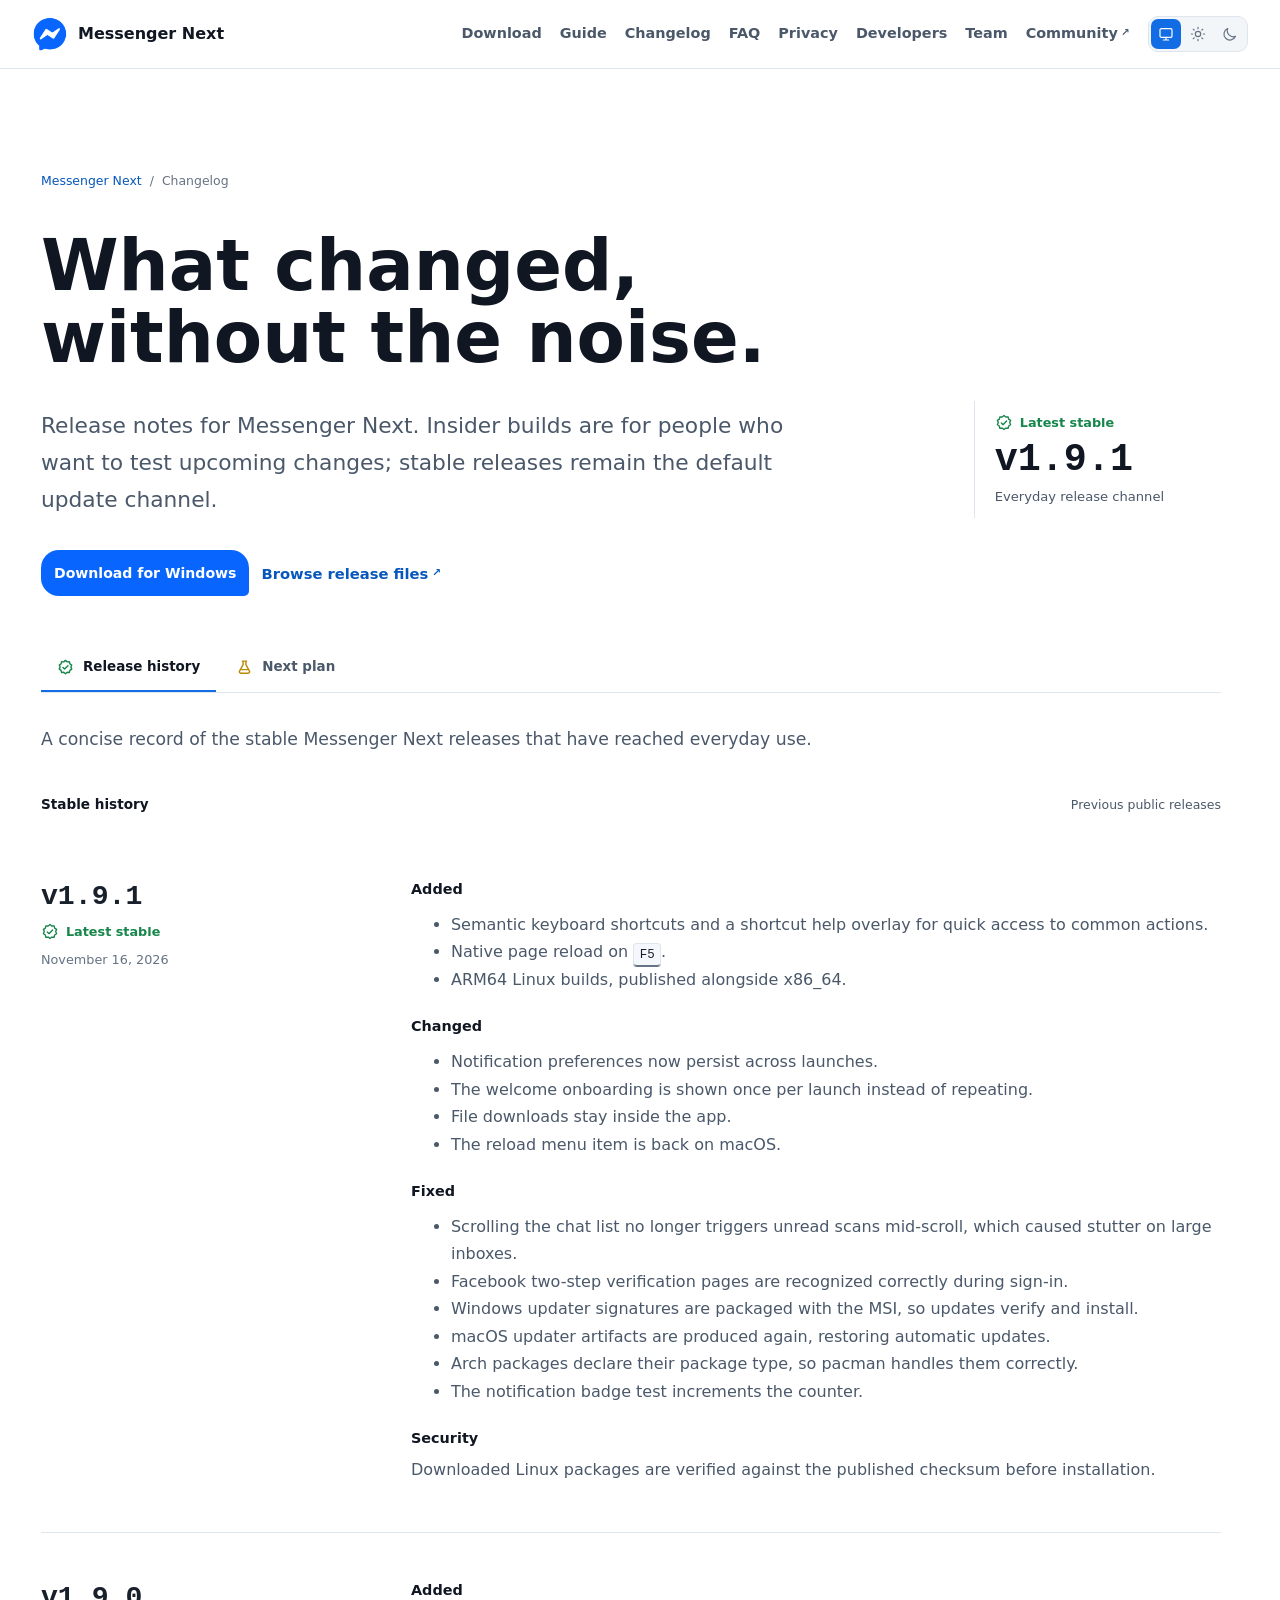
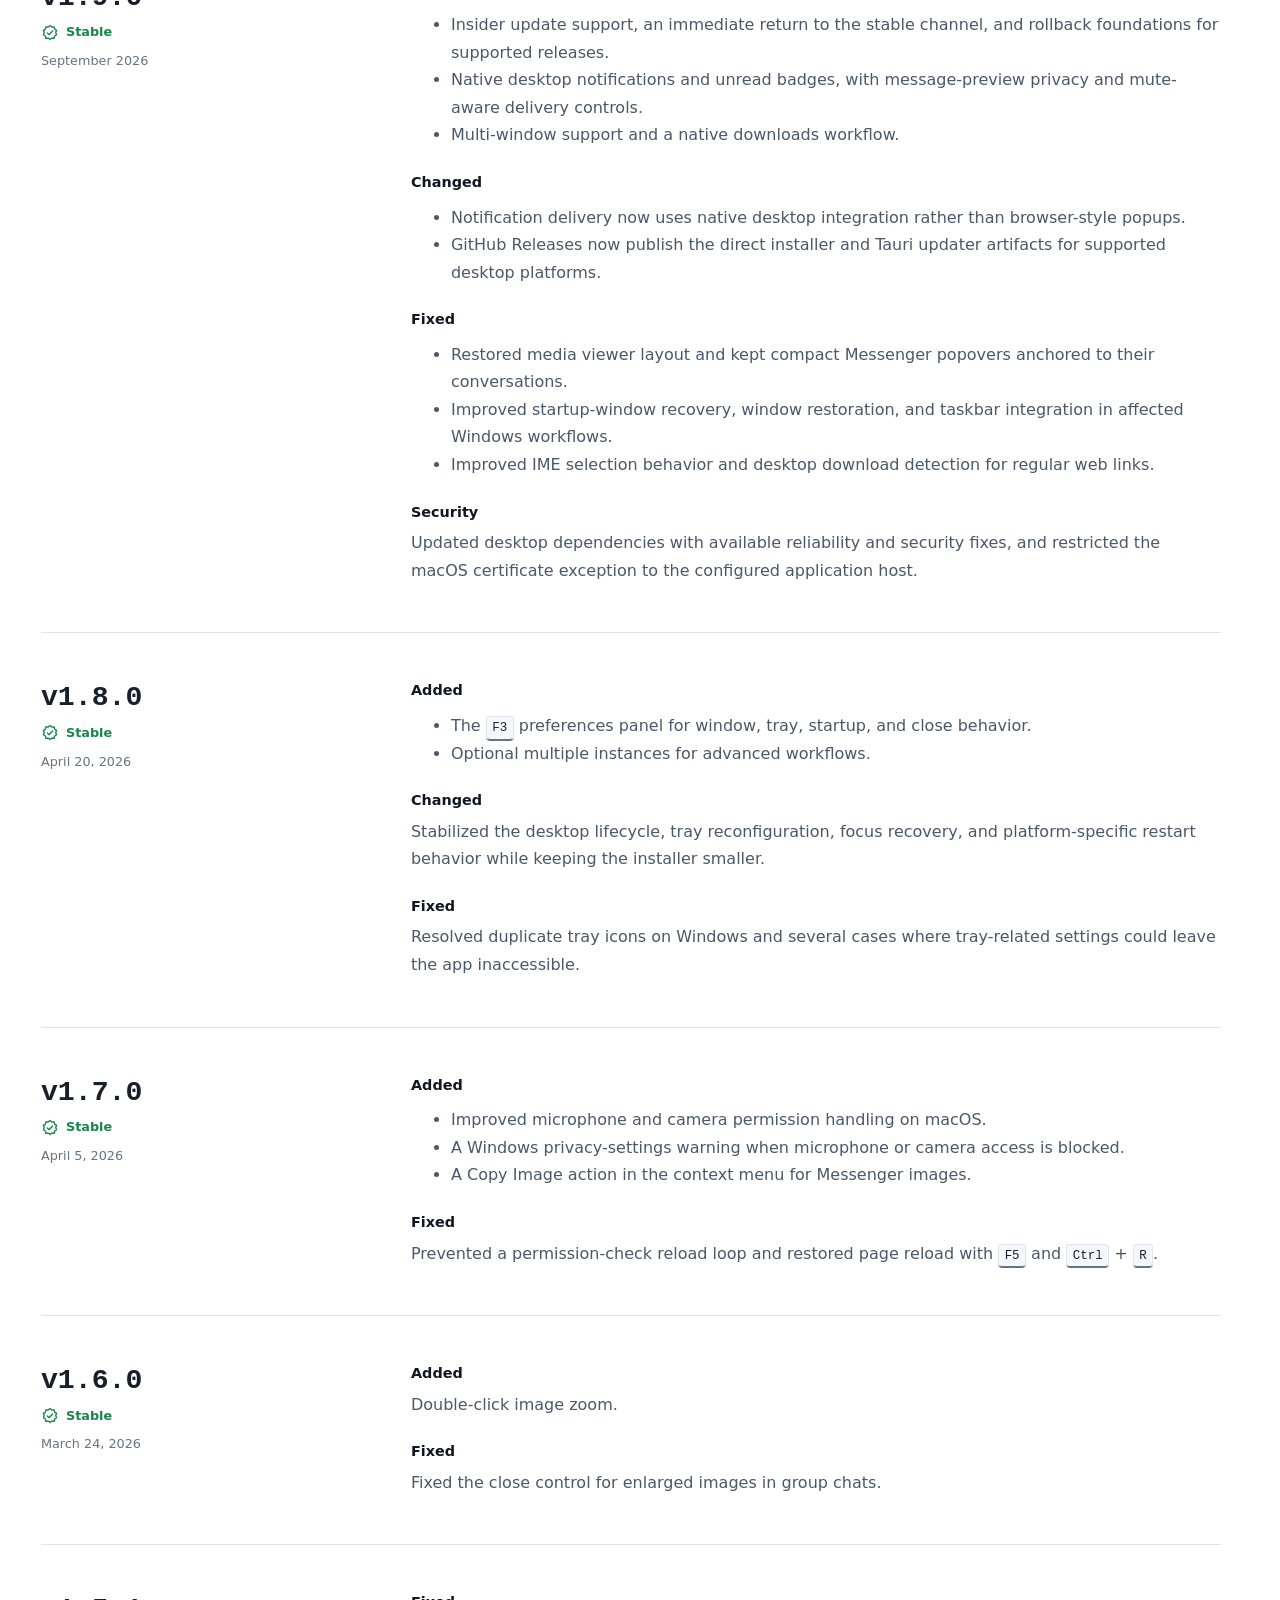
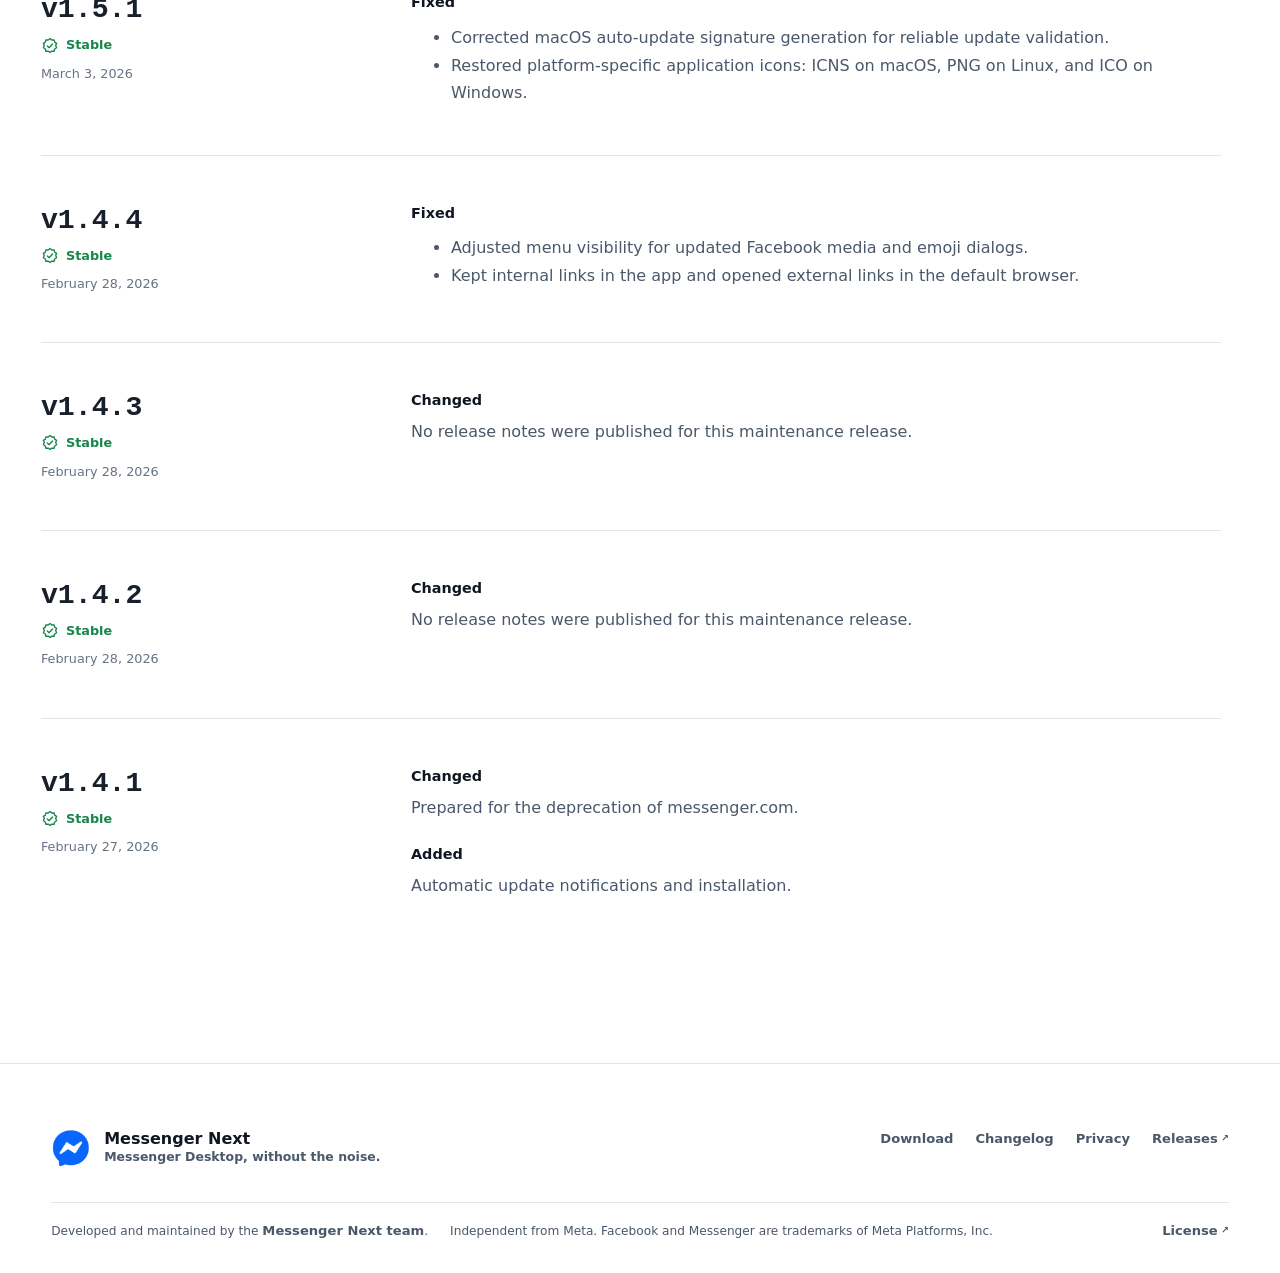
<file: docs/changelog/index.html>
<!doctype html>
<html class="system" lang="en">
  <head>
    <meta charset="UTF-8" />
    <meta name="viewport" content="width=device-width, initial-scale=1" />
    <meta
      name="description"
      content="Messenger Next release history, including preview builds, desktop notification controls, updates, and stability improvements."
    />
    <meta name="theme-color" content="#ffffff" />
    <link
      rel="canonical"
      href="https://messengerdesktop.vercel.app/changelog"
    />
    <meta property="og:title" content="Messenger Next Changelog" />
    <meta
      property="og:description"
      content="A concise release history for Messenger Next."
    />
    <meta property="og:type" content="article" />
    <meta
      property="og:url"
      content="https://messengerdesktop.vercel.app/changelog"
    />
    <title>Changelog | Messenger Next</title>
    <link rel="icon" href="../assets/messenger.png" type="image/png" />
    <link rel="stylesheet" href="../tokens.css" />
    <link rel="stylesheet" href="../styles.css" />
    <link rel="stylesheet" href="../seo-pages.css" />
    <script src="../app.js" defer></script>
  </head>
  <body class="seo-page-body changelog-page">
    <a class="skip-link" href="#content">Skip to content</a>
    <header class="site-header">
      <div class="header-inner">
        <a class="brand" href="../" aria-label="Messenger Next home">
          <img src="../assets/messenger.png" alt="" width="36" height="36" />
          <span>Messenger Next</span>
        </a>
        <div class="header-actions">
          <nav class="header-nav" aria-label="Site navigation">
            <a href="/download">Download</a>
            <a href="/#guide">Guide</a>
            <a href="/changelog" aria-current="page">Changelog</a>
            <a href="/faq">FAQ</a>
            <a href="/privacy">Privacy</a>
            <a href="/developers">Developers</a>
            <a href="/team">Team</a>
            <a href="https://github.com/rozsazoltan/messenger/discussions"
              >Community</a
            >
          </nav>
          <div class="theme-switch" role="group" aria-label="Appearance">
            <button
              class="theme-option"
              type="button"
              data-theme="system"
              aria-label="Use system appearance"
              title="System appearance"
            >
              <svg aria-hidden="true" viewBox="0 0 24 24">
                <rect x="3" y="4" width="18" height="13" rx="2" />
                <path d="M8 21h8M12 17v4" />
              </svg>
            </button>
            <button
              class="theme-option"
              type="button"
              data-theme="light"
              aria-label="Use light appearance"
              title="Light appearance"
            >
              <svg aria-hidden="true" viewBox="0 0 24 24">
                <circle cx="12" cy="12" r="4" />
                <path
                  d="M12 2v2M12 20v2M4.9 4.9l1.4 1.4M17.7 17.7l1.4 1.4M2 12h2M20 12h2M4.9 19.1l1.4-1.4M17.7 6.3l1.4-1.4"
                />
              </svg>
            </button>
            <button
              class="theme-option"
              type="button"
              data-theme="dark"
              aria-label="Use dark appearance"
              title="Dark appearance"
            >
              <svg aria-hidden="true" viewBox="0 0 24 24">
                <path d="M20.3 15.4A9 9 0 0 1 8.6 3.7 9 9 0 1 0 20.3 15.4Z" />
              </svg>
            </button>
          </div>
          <button
            class="menu-button"
            type="button"
            aria-expanded="false"
            aria-controls="mobile-navigation"
            aria-label="Open navigation"
            title="Open navigation"
          >
            <svg aria-hidden="true" viewBox="0 0 24 24">
              <path class="menu-icon-open" d="M4 6h16M4 12h16M4 18h16" />
              <path class="menu-icon-close" d="M6 6l12 12M18 6 6 18" />
            </svg>
          </button>
        </div>
      </div>
    </header>
    <main class="seo-main" id="content">
      <article class="seo-article">
        <header class="seo-hero changelog-hero">
          <nav class="breadcrumbs" aria-label="Breadcrumb">
            <a href="../">Messenger Next</a><span>/</span><span>Changelog</span>
          </nav>
          <div class="changelog-hero-frame">
            <div>
              <h1>What changed, without the noise.</h1>
              <p class="lead">
                Release notes for Messenger Next. Insider builds are for people
                who want to test upcoming changes; stable releases remain the
                default update channel.
              </p>
            </div>
            <aside
              class="changelog-channel"
              aria-label="Current stable channel"
            >
              <span class="release-status release-status-stable">
                <svg aria-hidden="true" viewBox="0 0 24 24">
                  <path
                    d="m12 2 2.4 2 3.1-.2.7 3 2.6 1.7-1.2 2.9 1.2 2.9-2.6 1.7-.7 3-3.1-.2-2.4 2-2.4-2-3.1.2-.7-3-2.6-1.7 1.2-2.9-1.2-2.9 2.6-1.7.7-3 3.1.2Z"
                  />
                  <path d="m8.5 12 2.2 2.2 4.8-4.8" />
                </svg>
                <span>Latest stable</span>
              </span>
              <strong>v1.9.1</strong>
              <span>Everyday release channel</span>
            </aside>
          </div>
          <div class="seo-actions changelog-actions">
            <a
              class="button button-primary"
              href="https://github.com/rozsazoltan/messenger/releases/latest/download/messenger-next.msi"
              >Download for Windows</a
            >
            <a href="https://github.com/rozsazoltan/messenger/releases"
              >Browse release files</a
            >
          </div>
        </header>

        <section class="release-list" aria-label="Release notes">
          <div class="release-tabs" role="tablist" aria-label="Release notes">
            <button
              class="release-tab"
              type="button"
              role="tab"
              id="release-history-tab"
              aria-controls="release-history-panel"
              aria-selected="true"
              data-release-tab="history"
            >
              <svg
                class="release-tab-icon release-tab-icon-stable"
                aria-hidden="true"
                viewBox="0 0 24 24"
              >
                <path
                  d="m12 2 2.4 2 3.1-.2.7 3 2.6 1.7-1.2 2.9 1.2 2.9-2.6 1.7-.7 3-3.1-.2-2.4 2-2.4-2-3.1.2-.7-3-2.6-1.7 1.2-2.9-1.2-2.9 2.6-1.7.7-3 3.1.2Z"
                />
                <path d="m8.5 12 2.2 2.2 4.8-4.8" />
              </svg>
              <span>Release history</span>
            </button>
            <button
              class="release-tab"
              type="button"
              role="tab"
              id="release-plan-tab"
              aria-controls="release-plan-panel"
              aria-selected="false"
              tabindex="-1"
              data-release-tab="plan"
            >
              <svg
                class="release-tab-icon release-tab-icon-insider"
                aria-hidden="true"
                viewBox="0 0 24 24"
              >
                <path
                  d="M9 3h6M10 3v5l-5 9a2 2 0 0 0 1.8 3h10.4a2 2 0 0 0 1.8-3l-5-9V3"
                />
                <path d="M8 15h8" />
              </svg>
              <span>Next plan</span>
            </button>
          </div>

          <section
            class="release-panel"
            id="release-plan-panel"
            role="tabpanel"
            aria-labelledby="release-plan-tab"
            data-release-panel="plan"
            hidden
          >
            <p class="release-panel-intro">
              The next planned release focuses on making it practical to keep
              more than one Messenger account in the desktop app.
            </p>
            <section class="release-cycle" aria-labelledby="v1-10-0-plan-title">
              <section class="release-plan" id="v1-10-0-plan">
                <header
                  class="release-plan-overview release-plan-overview-compact"
                >
                  <span class="release-plan-summary">
                    <span class="release-plan-title-row">
                      <strong id="v1-10-0-plan-title">v1.10.0</strong>
                      <span class="release-plan-date">
                        Planned for
                        <time datetime="2027-01">January 2027</time>
                      </span>
                    </span>
                    <span class="release-plan-intro">
                      Profile management built for people who use more than one
                      Messenger account.
                    </span>
                  </span>
                </header>
                <div class="release-plan-body">
                  <div class="release-plan-grid release-plan-grid-compact">
                    <section>
                      <h3>Multiple profiles</h3>
                      <ul>
                        <li>Manage more than one Messenger profile.</li>
                      </ul>
                    </section>
                    <section>
                      <h3>Concurrent use</h3>
                      <ul>
                        <li>
                          Use multiple Messenger profiles at the same time.
                        </li>
                      </ul>
                    </section>
                  </div>
                </div>
              </section>
            </section>
          </section>

          <section
            class="release-panel release-history"
            id="release-history-panel"
            role="tabpanel"
            aria-labelledby="release-history-tab"
            data-release-panel="history"
          >
            <p class="release-panel-intro">
              A concise record of the stable Messenger Next releases that have
              reached everyday use.
            </p>
            <header class="release-history-heading">
              <p id="stable-history-title">Stable history</p>
              <span>Previous public releases</span>
            </header>
            <article class="release-entry" data-release-channel="stable">
              <header class="release-meta">
                <h2>v1.9.1</h2>
                <span class="release-status release-status-stable"
                  ><svg aria-hidden="true" viewBox="0 0 24 24">
                    <path
                      d="m12 2 2.4 2 3.1-.2.7 3 2.6 1.7-1.2 2.9 1.2 2.9-2.6 1.7-.7 3-3.1-.2-2.4 2-2.4-2-3.1.2-.7-3-2.6-1.7 1.2-2.9-1.2-2.9 2.6-1.7.7-3 3.1.2Z"
                    />
                    <path d="m8.5 12 2.2 2.2 4.8-4.8" />
                  </svg>
                  <span>Latest stable</span></span
                >
                <time datetime="2026-11-16">November 16, 2026</time>
              </header>
              <div class="release-copy">
                <h3>Added</h3>
                <ul>
                  <li>
                    Semantic keyboard shortcuts and a shortcut help overlay for
                    quick access to common actions.
                  </li>
                  <li>Native page reload on <kbd>F5</kbd>.</li>
                  <li>ARM64 Linux builds, published alongside x86_64.</li>
                </ul>
                <h3>Changed</h3>
                <ul>
                  <li>Notification preferences now persist across launches.</li>
                  <li>
                    The welcome onboarding is shown once per launch instead of
                    repeating.
                  </li>
                  <li>File downloads stay inside the app.</li>
                  <li>The reload menu item is back on macOS.</li>
                </ul>
                <h3>Fixed</h3>
                <ul>
                  <li>
                    Scrolling the chat list no longer triggers unread scans
                    mid-scroll, which caused stutter on large inboxes.
                  </li>
                  <li>
                    Facebook two-step verification pages are recognized
                    correctly during sign-in.
                  </li>
                  <li>
                    Windows updater signatures are packaged with the MSI, so
                    updates verify and install.
                  </li>
                  <li>
                    macOS updater artifacts are produced again, restoring
                    automatic updates.
                  </li>
                  <li>
                    Arch packages declare their package type, so pacman handles
                    them correctly.
                  </li>
                  <li>The notification badge test increments the counter.</li>
                </ul>
                <h3>Security</h3>
                <p>
                  Downloaded Linux packages are verified against the published
                  checksum before installation.
                </p>
              </div>
            </article>

            <article class="release-entry" data-release-channel="stable">
              <header class="release-meta">
                <h2>v1.9.0</h2>
                <span class="release-status release-status-stable"
                  ><svg aria-hidden="true" viewBox="0 0 24 24">
                    <path
                      d="m12 2 2.4 2 3.1-.2.7 3 2.6 1.7-1.2 2.9 1.2 2.9-2.6 1.7-.7 3-3.1-.2-2.4 2-2.4-2-3.1.2-.7-3-2.6-1.7 1.2-2.9-1.2-2.9 2.6-1.7.7-3 3.1.2Z"
                    />
                    <path d="m8.5 12 2.2 2.2 4.8-4.8" />
                  </svg>
                  <span>Stable</span></span
                >
                <time datetime="2026-09">September 2026</time>
              </header>
              <div class="release-copy">
                <h3>Added</h3>
                <ul>
                  <li>
                    Insider update support, an immediate return to the stable
                    channel, and rollback foundations for supported releases.
                  </li>
                  <li>
                    Native desktop notifications and unread badges, with
                    message-preview privacy and mute-aware delivery controls.
                  </li>
                  <li>Multi-window support and a native downloads workflow.</li>
                </ul>
                <h3>Changed</h3>
                <ul>
                  <li>
                    Notification delivery now uses native desktop integration
                    rather than browser-style popups.
                  </li>
                  <li>
                    GitHub Releases now publish the direct installer and Tauri
                    updater artifacts for supported desktop platforms.
                  </li>
                </ul>
                <h3>Fixed</h3>
                <ul>
                  <li>
                    Restored media viewer layout and kept compact Messenger
                    popovers anchored to their conversations.
                  </li>
                  <li>
                    Improved startup-window recovery, window restoration, and
                    taskbar integration in affected Windows workflows.
                  </li>
                  <li>
                    Improved IME selection behavior and desktop download
                    detection for regular web links.
                  </li>
                </ul>
                <h3>Security</h3>
                <p>
                  Updated desktop dependencies with available reliability and
                  security fixes, and restricted the macOS certificate exception
                  to the configured application host.
                </p>
              </div>
            </article>

            <article class="release-entry" data-release-channel="stable">
              <header class="release-meta">
                <h2>v1.8.0</h2>
                <span class="release-status release-status-stable"
                  ><svg aria-hidden="true" viewBox="0 0 24 24">
                    <path
                      d="m12 2 2.4 2 3.1-.2.7 3 2.6 1.7-1.2 2.9 1.2 2.9-2.6 1.7-.7 3-3.1-.2-2.4 2-2.4-2-3.1.2-.7-3-2.6-1.7 1.2-2.9-1.2-2.9 2.6-1.7.7-3 3.1.2Z"
                    />
                    <path d="m8.5 12 2.2 2.2 4.8-4.8" />
                  </svg>
                  <span>Stable</span></span
                >
                <time datetime="2026-04-20">April 20, 2026</time>
              </header>
              <div class="release-copy">
                <h3>Added</h3>
                <ul>
                  <li>
                    The <kbd>F3</kbd> preferences panel for window, tray,
                    startup, and close behavior.
                  </li>
                  <li>Optional multiple instances for advanced workflows.</li>
                </ul>
                <h3>Changed</h3>
                <p>
                  Stabilized the desktop lifecycle, tray reconfiguration, focus
                  recovery, and platform-specific restart behavior while keeping
                  the installer smaller.
                </p>
                <h3>Fixed</h3>
                <p>
                  Resolved duplicate tray icons on Windows and several cases
                  where tray-related settings could leave the app inaccessible.
                </p>
              </div>
            </article>

            <article class="release-entry" data-release-channel="stable">
              <header class="release-meta">
                <h2>v1.7.0</h2>
                <span class="release-status release-status-stable"
                  ><svg aria-hidden="true" viewBox="0 0 24 24">
                    <path
                      d="m12 2 2.4 2 3.1-.2.7 3 2.6 1.7-1.2 2.9 1.2 2.9-2.6 1.7-.7 3-3.1-.2-2.4 2-2.4-2-3.1.2-.7-3-2.6-1.7 1.2-2.9-1.2-2.9 2.6-1.7.7-3 3.1.2Z"
                    />
                    <path d="m8.5 12 2.2 2.2 4.8-4.8" />
                  </svg>
                  <span>Stable</span></span
                >
                <time datetime="2026-04-05">April 5, 2026</time>
              </header>
              <div class="release-copy">
                <h3>Added</h3>
                <ul>
                  <li>
                    Improved microphone and camera permission handling on macOS.
                  </li>
                  <li>
                    A Windows privacy-settings warning when microphone or camera
                    access is blocked.
                  </li>
                  <li>
                    A Copy Image action in the context menu for Messenger
                    images.
                  </li>
                </ul>
                <h3>Fixed</h3>
                <p>
                  Prevented a permission-check reload loop and restored page
                  reload with <kbd>F5</kbd> and <kbd>Ctrl</kbd> + <kbd>R</kbd>.
                </p>
              </div>
            </article>

            <article class="release-entry" data-release-channel="stable">
              <header class="release-meta">
                <h2>v1.6.0</h2>
                <span class="release-status release-status-stable"
                  ><svg aria-hidden="true" viewBox="0 0 24 24">
                    <path
                      d="m12 2 2.4 2 3.1-.2.7 3 2.6 1.7-1.2 2.9 1.2 2.9-2.6 1.7-.7 3-3.1-.2-2.4 2-2.4-2-3.1.2-.7-3-2.6-1.7 1.2-2.9-1.2-2.9 2.6-1.7.7-3 3.1.2Z"
                    />
                    <path d="m8.5 12 2.2 2.2 4.8-4.8" />
                  </svg>
                  <span>Stable</span></span
                >
                <time datetime="2026-03-24">March 24, 2026</time>
              </header>
              <div class="release-copy">
                <h3>Added</h3>
                <p>Double-click image zoom.</p>
                <h3>Fixed</h3>
                <p>
                  Fixed the close control for enlarged images in group chats.
                </p>
              </div>
            </article>

            <article class="release-entry" data-release-channel="stable">
              <header class="release-meta">
                <h2>v1.5.1</h2>
                <span class="release-status release-status-stable"
                  ><svg aria-hidden="true" viewBox="0 0 24 24">
                    <path
                      d="m12 2 2.4 2 3.1-.2.7 3 2.6 1.7-1.2 2.9 1.2 2.9-2.6 1.7-.7 3-3.1-.2-2.4 2-2.4-2-3.1.2-.7-3-2.6-1.7 1.2-2.9-1.2-2.9 2.6-1.7.7-3 3.1.2Z"
                    />
                    <path d="m8.5 12 2.2 2.2 4.8-4.8" />
                  </svg>
                  <span>Stable</span></span
                >
                <time datetime="2026-03-03">March 3, 2026</time>
              </header>
              <div class="release-copy">
                <h3>Fixed</h3>
                <ul>
                  <li>
                    Corrected macOS auto-update signature generation for
                    reliable update validation.
                  </li>
                  <li>
                    Restored platform-specific application icons: ICNS on macOS,
                    PNG on Linux, and ICO on Windows.
                  </li>
                </ul>
              </div>
            </article>

            <article class="release-entry" data-release-channel="stable">
              <header class="release-meta">
                <h2>v1.4.4</h2>
                <span class="release-status release-status-stable"
                  ><svg aria-hidden="true" viewBox="0 0 24 24">
                    <path
                      d="m12 2 2.4 2 3.1-.2.7 3 2.6 1.7-1.2 2.9 1.2 2.9-2.6 1.7-.7 3-3.1-.2-2.4 2-2.4-2-3.1.2-.7-3-2.6-1.7 1.2-2.9-1.2-2.9 2.6-1.7.7-3 3.1.2Z"
                    />
                    <path d="m8.5 12 2.2 2.2 4.8-4.8" />
                  </svg>
                  <span>Stable</span></span
                >
                <time datetime="2026-02-28">February 28, 2026</time>
              </header>
              <div class="release-copy">
                <h3>Fixed</h3>
                <ul>
                  <li>
                    Adjusted menu visibility for updated Facebook media and
                    emoji dialogs.
                  </li>
                  <li>
                    Kept internal links in the app and opened external links in
                    the default browser.
                  </li>
                </ul>
              </div>
            </article>

            <article class="release-entry" data-release-channel="stable">
              <header class="release-meta">
                <h2>v1.4.3</h2>
                <span class="release-status release-status-stable"
                  ><svg aria-hidden="true" viewBox="0 0 24 24">
                    <path
                      d="m12 2 2.4 2 3.1-.2.7 3 2.6 1.7-1.2 2.9 1.2 2.9-2.6 1.7-.7 3-3.1-.2-2.4 2-2.4-2-3.1.2-.7-3-2.6-1.7 1.2-2.9-1.2-2.9 2.6-1.7.7-3 3.1.2Z"
                    />
                    <path d="m8.5 12 2.2 2.2 4.8-4.8" />
                  </svg>
                  <span>Stable</span></span
                >
                <time datetime="2026-02-28">February 28, 2026</time>
              </header>
              <div class="release-copy">
                <h3>Changed</h3>
                <p>
                  No release notes were published for this maintenance release.
                </p>
              </div>
            </article>

            <article class="release-entry" data-release-channel="stable">
              <header class="release-meta">
                <h2>v1.4.2</h2>
                <span class="release-status release-status-stable"
                  ><svg aria-hidden="true" viewBox="0 0 24 24">
                    <path
                      d="m12 2 2.4 2 3.1-.2.7 3 2.6 1.7-1.2 2.9 1.2 2.9-2.6 1.7-.7 3-3.1-.2-2.4 2-2.4-2-3.1.2-.7-3-2.6-1.7 1.2-2.9-1.2-2.9 2.6-1.7.7-3 3.1.2Z"
                    />
                    <path d="m8.5 12 2.2 2.2 4.8-4.8" />
                  </svg>
                  <span>Stable</span></span
                >
                <time datetime="2026-02-28">February 28, 2026</time>
              </header>
              <div class="release-copy">
                <h3>Changed</h3>
                <p>
                  No release notes were published for this maintenance release.
                </p>
              </div>
            </article>

            <article class="release-entry" data-release-channel="stable">
              <header class="release-meta">
                <h2>v1.4.1</h2>
                <span class="release-status release-status-stable"
                  ><svg aria-hidden="true" viewBox="0 0 24 24">
                    <path
                      d="m12 2 2.4 2 3.1-.2.7 3 2.6 1.7-1.2 2.9 1.2 2.9-2.6 1.7-.7 3-3.1-.2-2.4 2-2.4-2-3.1.2-.7-3-2.6-1.7 1.2-2.9-1.2-2.9 2.6-1.7.7-3 3.1.2Z"
                    />
                    <path d="m8.5 12 2.2 2.2 4.8-4.8" />
                  </svg>
                  <span>Stable</span></span
                >
                <time datetime="2026-02-27">February 27, 2026</time>
              </header>
              <div class="release-copy">
                <h3>Changed</h3>
                <p>Prepared for the deprecation of messenger.com.</p>
                <h3>Added</h3>
                <p>Automatic update notifications and installation.</p>
              </div>
            </article>
          </section>
        </section>
      </article>
    </main>
    <footer class="site-footer">
      <div class="site-footer-inner">
        <a class="footer-brand" href="/" aria-label="Messenger Next home">
          <img src="../assets/messenger.png" alt="" width="40" height="40" />
          <span>
            <strong>Messenger Next</strong>
            <small>Messenger Desktop, without the noise.</small>
          </span>
        </a>
        <nav class="footer-links" aria-label="Footer navigation">
          <a href="/#download">Download</a>
          <a href="/changelog">Changelog</a>
          <a href="/privacy">Privacy</a>
          <a href="https://github.com/rozsazoltan/messenger/releases"
            >Releases</a
          >
        </nav>
        <div class="footer-meta">
          <p>
            Developed and maintained by the
            <a href="/team">Messenger Next team</a>.
          </p>
          <p>
            Independent from Meta. Facebook and Messenger are trademarks of Meta
            Platforms, Inc.
          </p>
          <a href="https://github.com/rozsazoltan/messenger/blob/master/LICENSE"
            >License</a
          >
        </div>
      </div>
    </footer>
  </body>
</html>
</file>
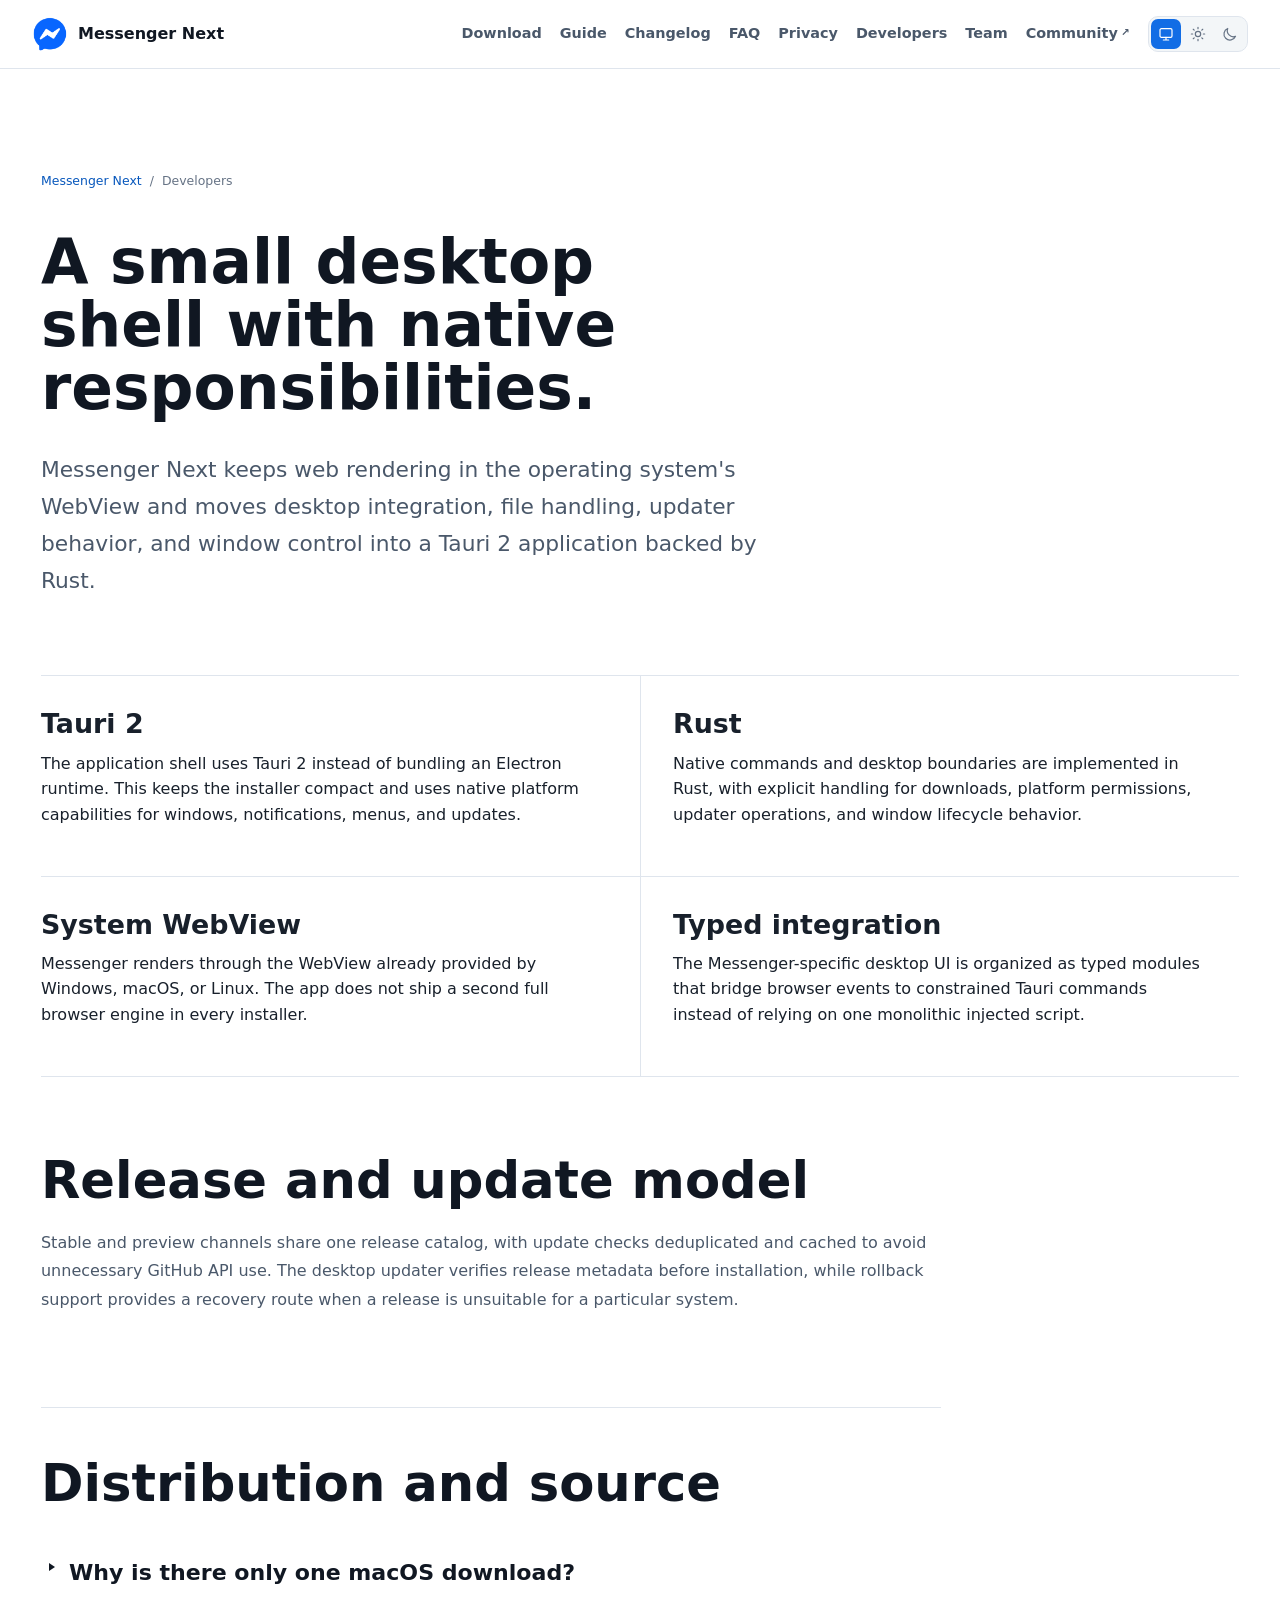
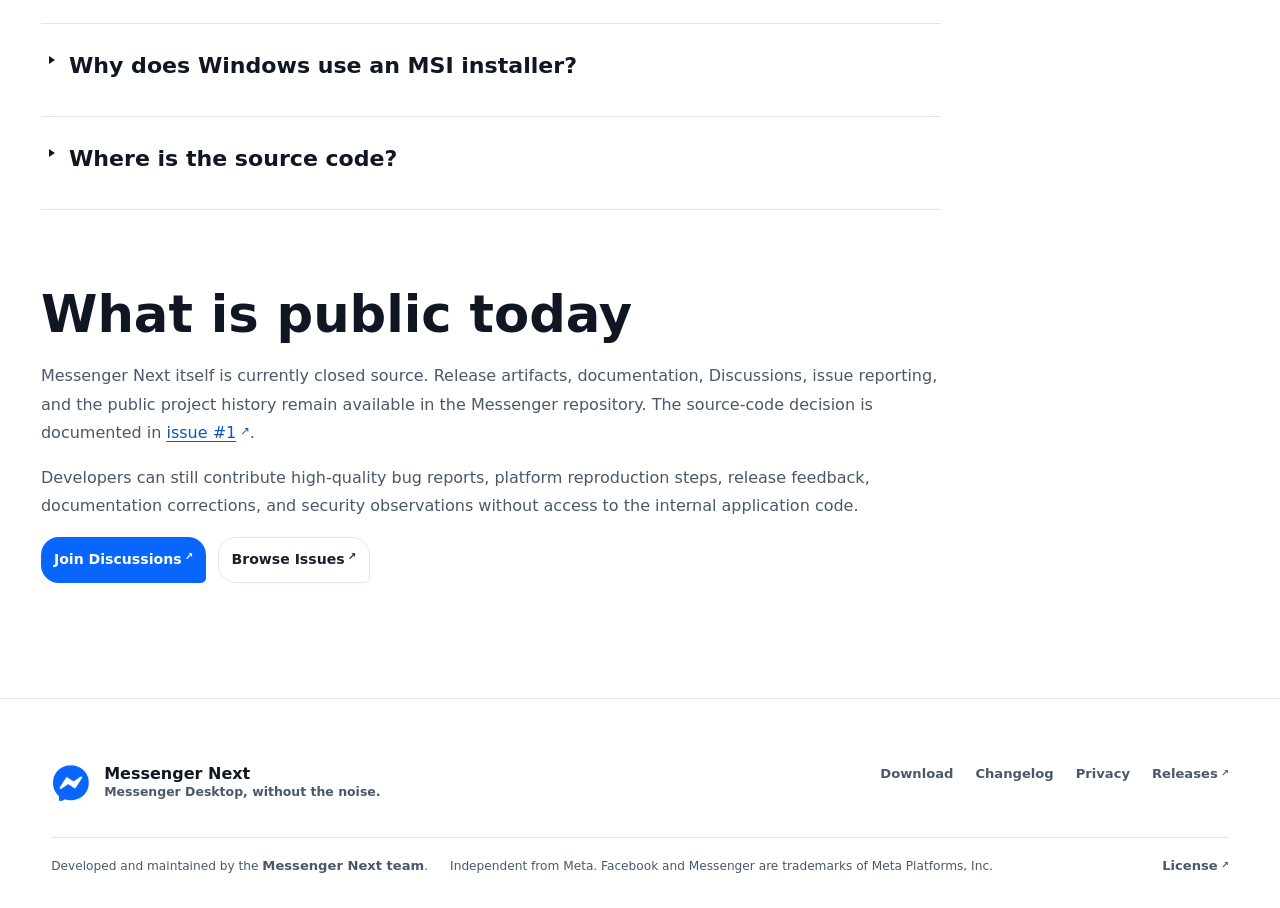
<file: docs/developers/index.html>
<!doctype html>
<html class="system" lang="en">
  <head>
    <meta charset="UTF-8" />
    <meta name="viewport" content="width=device-width, initial-scale=1" />
    <meta
      name="description"
      content="Technical overview of Messenger Next: Tauri 2, Rust, the system WebView, desktop integration, updates, and contribution paths."
    />
    <meta name="theme-color" content="#ffffff" />
    <link
      rel="canonical"
      href="https://messengerdesktop.vercel.app/developers"
    />
    <meta property="og:title" content="Messenger Next for Developers" />
    <meta
      property="og:description"
      content="How Messenger Next combines Tauri 2, Rust, and the system WebView into a lightweight Messenger Desktop."
    />
    <meta property="og:type" content="article" />
    <meta
      property="og:url"
      content="https://messengerdesktop.vercel.app/developers"
    />
    <title>For Developers | Messenger Next Architecture</title>
    <link rel="icon" href="../assets/messenger.png" type="image/png" />
    <link rel="stylesheet" href="../tokens.css" />
    <link rel="stylesheet" href="../styles.css" />
    <link rel="stylesheet" href="../seo-pages.css" />
    <script src="../app.js" defer></script>
  </head>
  <body class="seo-page-body">
    <a class="skip-link" href="#content">Skip to content</a>
    <header class="site-header">
      <div class="header-inner">
        <a class="brand" href="../" aria-label="Messenger Next home">
          <img src="../assets/messenger.png" alt="" width="36" height="36" />
          <span>Messenger Next</span>
        </a>
        <div class="header-actions">
          <nav class="header-nav" aria-label="Site navigation">
            <a href="/download">Download</a>
            <a href="/#guide">Guide</a>
            <a href="/changelog">Changelog</a>
            <a href="/faq">FAQ</a>
            <a href="/privacy">Privacy</a>
            <a href="/developers">Developers</a>
            <a href="/team">Team</a>
            <a href="https://github.com/rozsazoltan/messenger/discussions"
              >Community</a
            >
          </nav>
          <div class="theme-switch" role="group" aria-label="Appearance">
            <button
              class="theme-option"
              type="button"
              data-theme="system"
              aria-label="Use system appearance"
              title="System appearance"
            >
              <svg aria-hidden="true" viewBox="0 0 24 24">
                <rect x="3" y="4" width="18" height="13" rx="2" />
                <path d="M8 21h8M12 17v4" />
              </svg>
            </button>
            <button
              class="theme-option"
              type="button"
              data-theme="light"
              aria-label="Use light appearance"
              title="Light appearance"
            >
              <svg aria-hidden="true" viewBox="0 0 24 24">
                <circle cx="12" cy="12" r="4" />
                <path
                  d="M12 2v2M12 20v2M4.9 4.9l1.4 1.4M17.7 17.7l1.4 1.4M2 12h2M20 12h2M4.9 19.1l1.4-1.4M17.7 6.3l1.4-1.4"
                />
              </svg>
            </button>
            <button
              class="theme-option"
              type="button"
              data-theme="dark"
              aria-label="Use dark appearance"
              title="Dark appearance"
            >
              <svg aria-hidden="true" viewBox="0 0 24 24">
                <path d="M20.3 15.4A9 9 0 0 1 8.6 3.7 9 9 0 1 0 20.3 15.4Z" />
              </svg>
            </button>
          </div>
          <button
            class="menu-button"
            type="button"
            aria-expanded="false"
            aria-controls="mobile-navigation"
            aria-label="Open navigation"
            title="Open navigation"
          >
            <svg aria-hidden="true" viewBox="0 0 24 24">
              <path class="menu-icon-open" d="M4 6h16M4 12h16M4 18h16" />
              <path class="menu-icon-close" d="M6 6l12 12M18 6 6 18" />
            </svg>
          </button>
        </div>
      </div>
    </header>
    <main class="seo-main" id="content">
      <article class="seo-article">
        <header class="seo-hero">
          <nav class="breadcrumbs" aria-label="Breadcrumb">
            <a href="../">Messenger Next</a><span>/</span
            ><span>Developers</span>
          </nav>
          <h1>A small desktop shell with native responsibilities.</h1>
          <p class="lead">
            Messenger Next keeps web rendering in the operating system's WebView
            and moves desktop integration, file handling, updater behavior, and
            window control into a Tauri 2 application backed by Rust.
          </p>
        </header>

        <section class="technical-facts" aria-label="Technical architecture">
          <section>
            <h2>Tauri 2</h2>
            <p>
              The application shell uses Tauri 2 instead of bundling an Electron
              runtime. This keeps the installer compact and uses native platform
              capabilities for windows, notifications, menus, and updates.
            </p>
          </section>
          <section>
            <h2>Rust</h2>
            <p>
              Native commands and desktop boundaries are implemented in Rust,
              with explicit handling for downloads, platform permissions,
              updater operations, and window lifecycle behavior.
            </p>
          </section>
          <section>
            <h2>System WebView</h2>
            <p>
              Messenger renders through the WebView already provided by Windows,
              macOS, or Linux. The app does not ship a second full browser
              engine in every installer.
            </p>
          </section>
          <section>
            <h2>Typed integration</h2>
            <p>
              The Messenger-specific desktop UI is organized as typed modules
              that bridge browser events to constrained Tauri commands instead
              of relying on one monolithic injected script.
            </p>
          </section>
        </section>

        <section class="seo-section">
          <h2>Release and update model</h2>
          <p>
            Stable and preview channels share one release catalog, with update
            checks deduplicated and cached to avoid unnecessary GitHub API use.
            The desktop updater verifies release metadata before installation,
            while rollback support provides a recovery route when a release is
            unsuitable for a particular system.
          </p>
        </section>

        <section
          class="seo-section faq-page-list technical-faq"
          aria-labelledby="distribution"
        >
          <h2 id="distribution">Distribution and source</h2>
          <details>
            <summary>Why is there only one macOS download?</summary>
            <div>
              <p>
                The DMG contains a <strong>universal application</strong> for
                both Apple silicon and Intel Macs. A single artifact avoids
                architecture choices and update mismatches while preserving the
                same installation path across supported Mac hardware.
              </p>
            </div>
          </details>
          <details>
            <summary>Why does Windows use an MSI installer?</summary>
            <div>
              <p>
                MSI provides predictable installation, updating, and removal
                through the standard Windows Installer service. It also works
                well in managed Windows environments. The package uses the
                system WebView2 runtime instead of bundling a browser engine, so
                its small size is not the result of removing Messenger features.
              </p>
            </div>
          </details>
          <details>
            <summary>Where is the source code?</summary>
            <div>
              <p>
                The Messenger Next application is currently closed source.
                Releases, documentation, Discussions, issue reporting, and
                project history remain public. The reasoning and possible future
                direction are documented in
                <a href="https://github.com/rozsazoltan/messenger/issues/1"
                  >issue #1</a
                >.
              </p>
            </div>
          </details>
        </section>

        <section class="seo-section">
          <h2>What is public today</h2>
          <p>
            Messenger Next itself is currently closed source. Release artifacts,
            documentation, Discussions, issue reporting, and the public project
            history remain available in the Messenger repository. The
            source-code decision is documented in
            <a href="https://github.com/rozsazoltan/messenger/issues/1"
              >issue #1</a
            >.
          </p>
          <p>
            Developers can still contribute high-quality bug reports, platform
            reproduction steps, release feedback, documentation corrections, and
            security observations without access to the internal application
            code.
          </p>
          <div class="seo-actions">
            <a
              class="button button-primary"
              href="https://github.com/rozsazoltan/messenger/discussions"
              >Join Discussions</a
            >
            <a
              class="button button-secondary"
              href="https://github.com/rozsazoltan/messenger/issues"
              >Browse Issues</a
            >
          </div>
        </section>
      </article>
    </main>
    <footer class="site-footer">
      <div class="site-footer-inner">
        <a class="footer-brand" href="/" aria-label="Messenger Next home">
          <img src="../assets/messenger.png" alt="" width="40" height="40" />
          <span>
            <strong>Messenger Next</strong>
            <small>Messenger Desktop, without the noise.</small>
          </span>
        </a>
        <nav class="footer-links" aria-label="Footer navigation">
          <a href="/#download">Download</a>
          <a href="/changelog">Changelog</a>
          <a href="/privacy">Privacy</a>
          <a href="https://github.com/rozsazoltan/messenger/releases"
            >Releases</a
          >
        </nav>
        <div class="footer-meta">
          <p>
            Developed and maintained by the
            <a href="/team">Messenger Next team</a>.
          </p>
          <p>
            Independent from Meta. Facebook and Messenger are trademarks of Meta
            Platforms, Inc.
          </p>
          <a href="https://github.com/rozsazoltan/messenger/blob/master/LICENSE"
            >License</a
          >
        </div>
      </div>
    </footer>
  </body>
</html>
</file>
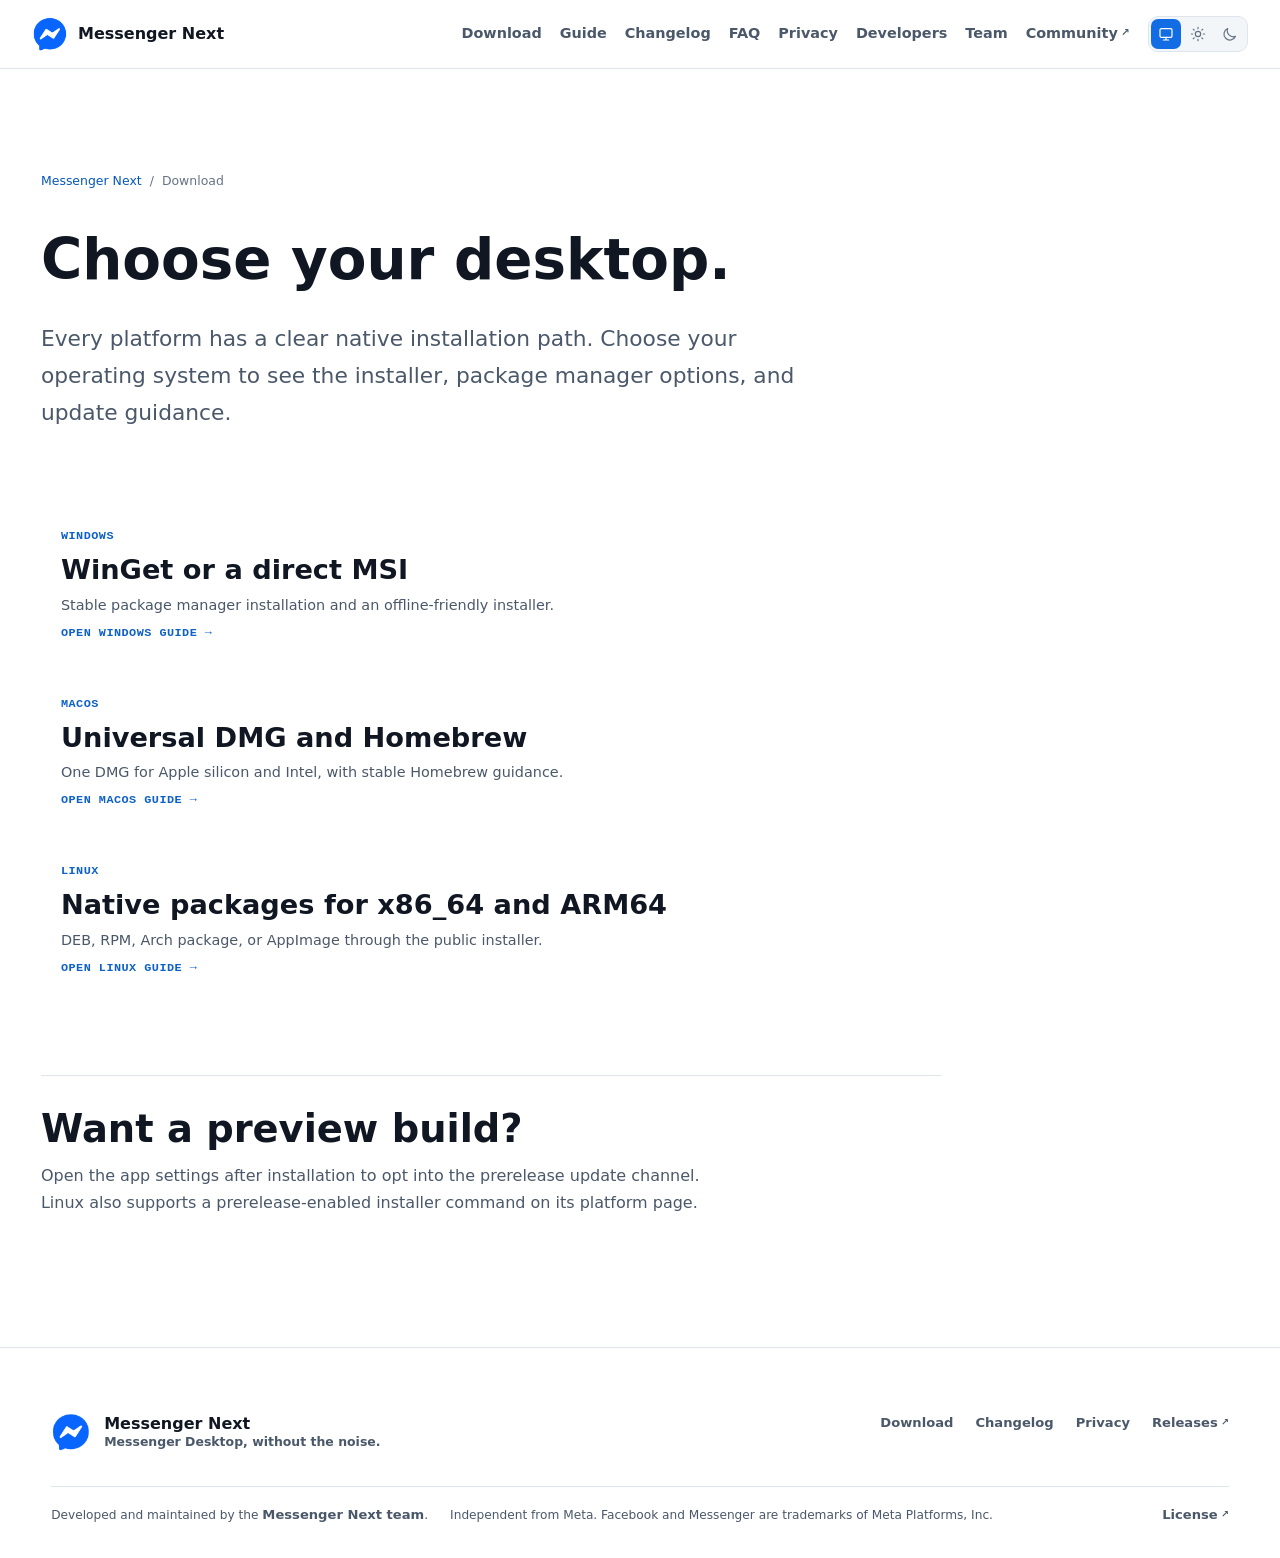
<file: docs/download/index.html>
<!doctype html>
<html class="system" lang="en">
  <head>
    <meta charset="UTF-8" />
    <meta name="viewport" content="width=device-width, initial-scale=1" />
    <meta
      name="description"
      content="Choose a Messenger Next installer for Windows, macOS, or Linux."
    />
    <meta name="theme-color" content="#ffffff" />
    <link rel="canonical" href="https://messengerdesktop.vercel.app/download" />
    <meta property="og:title" content="Download Messenger Next" />
    <meta
      property="og:description"
      content="Choose a Messenger Next installer for Windows, macOS, or Linux."
    />
    <meta property="og:type" content="website" />
    <meta
      property="og:url"
      content="https://messengerdesktop.vercel.app/download"
    />
    <title>Download Messenger Next | Messenger Next</title>
    <link rel="icon" href="../assets/messenger.png" type="image/png" />
    <script src="../boot.js"></script>
    <link rel="stylesheet" href="../tokens.css" />
    <link rel="stylesheet" href="../styles.css" />
    <link rel="stylesheet" href="../seo-pages.css" />
    <script src="../app.js" defer></script>
  </head>
  <body class="seo-page-body">
    <a class="skip-link" href="#content">Skip to content</a>
    <header class="site-header">
      <div class="header-inner">
        <a class="brand" href="/" aria-label="Messenger Next home">
          <img src="../assets/messenger.png" alt="" width="36" height="36" />
          <span>Messenger Next</span>
        </a>
        <div class="header-actions">
          <nav class="header-nav" aria-label="Site navigation">
            <a href="/download">Download</a>
            <a href="/#guide">Guide</a>
            <a href="/changelog">Changelog</a>
            <a href="/faq">FAQ</a>
            <a href="/privacy">Privacy</a>
            <a href="/developers">Developers</a>
            <a href="/team">Team</a>
            <a href="https://github.com/rozsazoltan/messenger/discussions"
              >Community</a
            >
          </nav>
          <div class="theme-switch" role="group" aria-label="Appearance">
            <button
              class="theme-option"
              type="button"
              data-theme="system"
              aria-label="Use system appearance"
              title="System appearance"
            >
              <svg aria-hidden="true" viewBox="0 0 24 24">
                <rect x="3" y="4" width="18" height="13" rx="2" />
                <path d="M8 21h8M12 17v4" />
              </svg>
            </button>
            <button
              class="theme-option"
              type="button"
              data-theme="light"
              aria-label="Use light appearance"
              title="Light appearance"
            >
              <svg aria-hidden="true" viewBox="0 0 24 24">
                <circle cx="12" cy="12" r="4" />
                <path
                  d="M12 2v2M12 20v2M4.9 4.9l1.4 1.4M17.7 17.7l1.4 1.4M2 12h2M20 12h2M4.9 19.1l1.4-1.4M17.7 6.3l1.4-1.4"
                />
              </svg>
            </button>
            <button
              class="theme-option"
              type="button"
              data-theme="dark"
              aria-label="Use dark appearance"
              title="Dark appearance"
            >
              <svg aria-hidden="true" viewBox="0 0 24 24">
                <path d="M20.3 15.4A9 9 0 0 1 8.6 3.7 9 9 0 1 0 20.3 15.4Z" />
              </svg>
            </button>
          </div>
          <button
            class="menu-button"
            type="button"
            aria-expanded="false"
            aria-controls="mobile-navigation"
            aria-label="Open navigation"
            title="Open navigation"
          >
            <svg aria-hidden="true" viewBox="0 0 24 24">
              <path class="menu-icon-open" d="M4 6h16M4 12h16M4 18h16" />
              <path class="menu-icon-close" d="M6 6l12 12M18 6 6 18" />
            </svg>
          </button>
        </div>
      </div>
    </header>
    <main class="seo-main" id="content">
      <article class="seo-article platform-page">
        <header class="seo-hero">
          <nav class="breadcrumbs" aria-label="Breadcrumb">
            <a href="/">Messenger Next</a><span>/</span><span>Download</span>
          </nav>

          <h1>Choose your desktop.</h1>
          <p class="lead">
            Every platform has a clear native installation path. Choose your
            operating system to see the installer, package manager options, and
            update guidance.
          </p>
        </header>
        <section class="platform-choice-list" aria-label="Choose a platform">
          <a class="platform-choice" href="/windows">
            <span>Windows</span>
            <strong>WinGet or a direct MSI</strong>
            <small
              >Stable package manager installation and an offline-friendly
              installer.</small
            >
            <span class="platform-choice-action"
              >Open Windows guide <span aria-hidden="true">&rarr;</span></span
            >
          </a>
          <a class="platform-choice" href="/macos">
            <span>macOS</span>
            <strong>Universal DMG and Homebrew</strong>
            <small
              >One DMG for Apple silicon and Intel, with stable Homebrew
              guidance.</small
            >
            <span class="platform-choice-action"
              >Open macOS guide <span aria-hidden="true">&rarr;</span></span
            >
          </a>
          <a class="platform-choice" href="/linux">
            <span>Linux</span>
            <strong>Native packages for x86_64 and ARM64</strong>
            <small
              >DEB, RPM, Arch package, or AppImage through the public
              installer.</small
            >
            <span class="platform-choice-action"
              >Open Linux guide <span aria-hidden="true">&rarr;</span></span
            >
          </a>
        </section>
        <section class="seo-section platform-note">
          <h2>Want a preview build?</h2>
          <p>
            Open the app settings after installation to opt into the prerelease
            update channel. Linux also supports a prerelease-enabled installer
            command on its platform page.
          </p>
        </section>
      </article>
    </main>
    <footer class="site-footer">
      <div class="site-footer-inner">
        <a class="footer-brand" href="/" aria-label="Messenger Next home">
          <img src="../assets/messenger.png" alt="" width="40" height="40" />
          <span>
            <strong>Messenger Next</strong>
            <small>Messenger Desktop, without the noise.</small>
          </span>
        </a>
        <nav class="footer-links" aria-label="Footer navigation">
          <a href="/download">Download</a>
          <a href="/changelog">Changelog</a>
          <a href="/privacy">Privacy</a>
          <a href="https://github.com/rozsazoltan/messenger/releases"
            >Releases</a
          >
        </nav>
        <div class="footer-meta">
          <p>
            Developed and maintained by the
            <a href="/team">Messenger Next team</a>.
          </p>
          <p>
            Independent from Meta. Facebook and Messenger are trademarks of Meta
            Platforms, Inc.
          </p>
          <a href="https://github.com/rozsazoltan/messenger/blob/master/LICENSE"
            >License</a
          >
        </div>
      </div>
    </footer>
  </body>
</html>
</file>
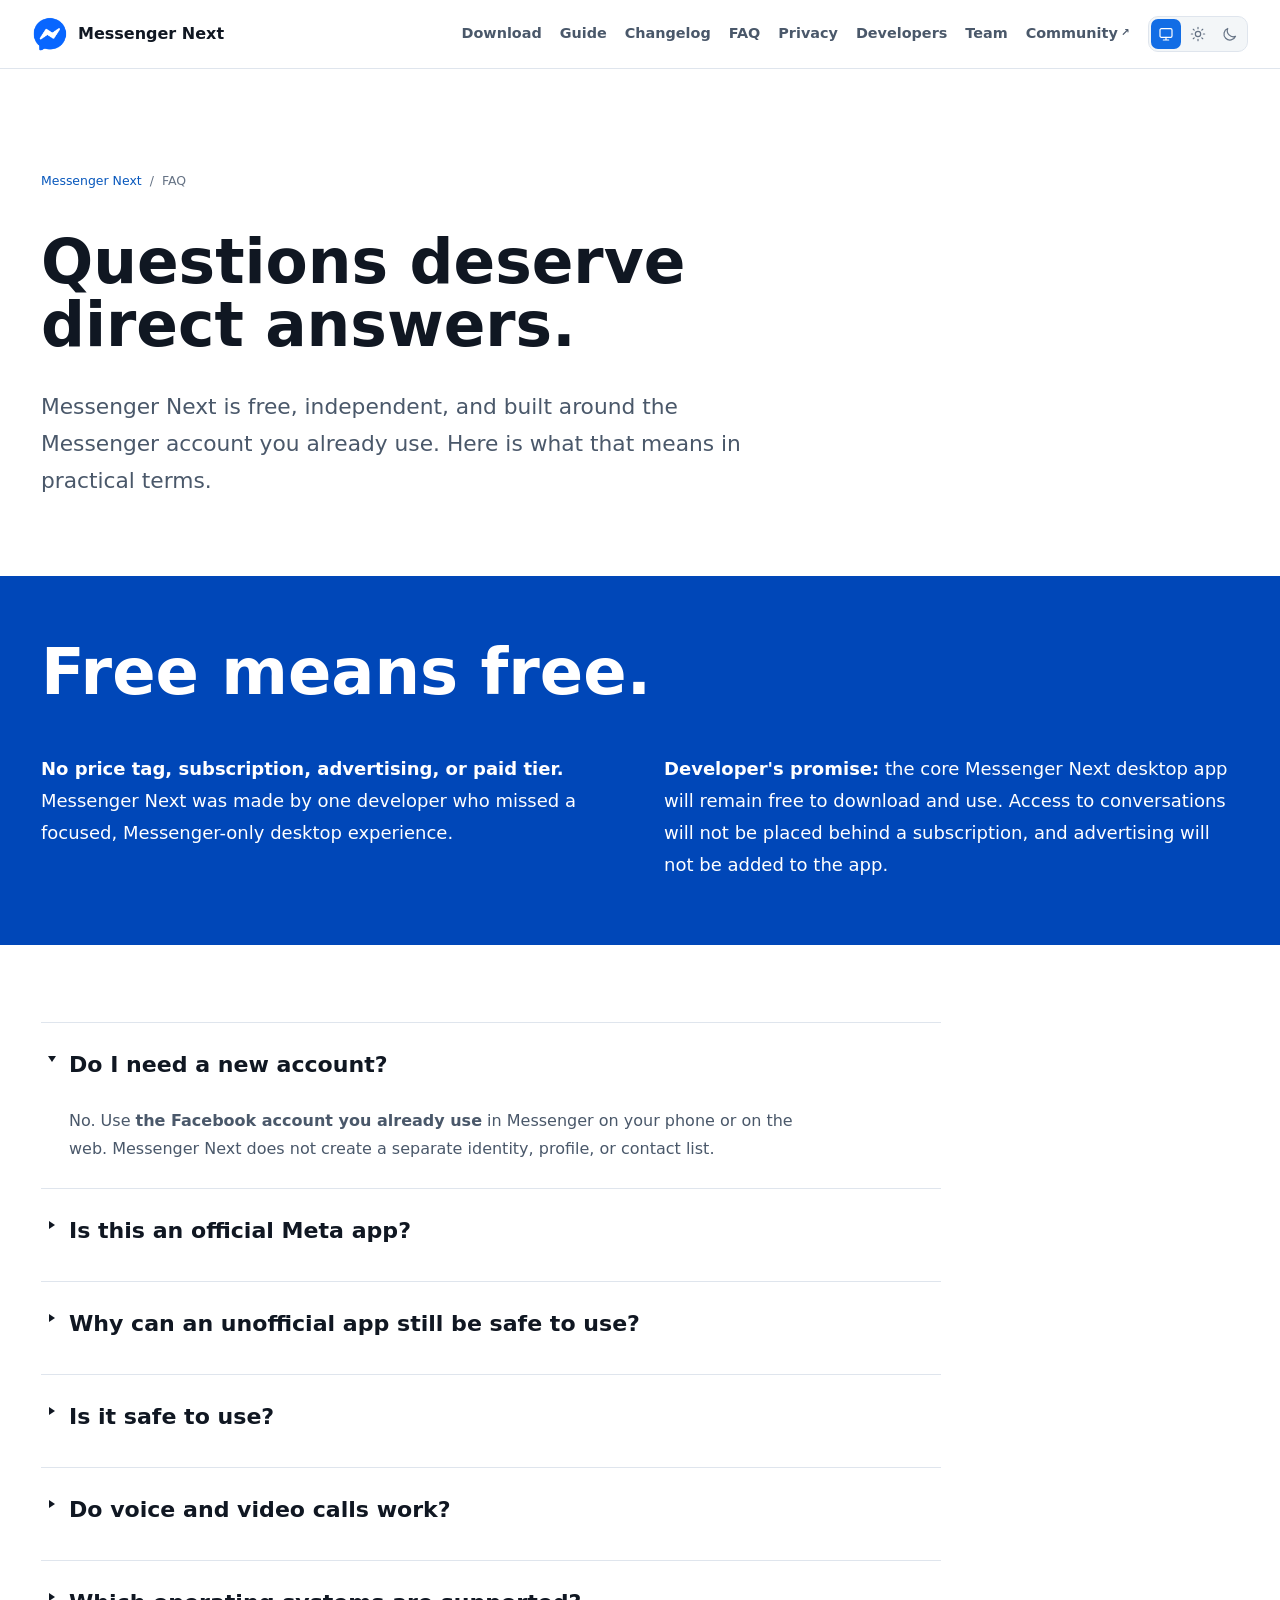
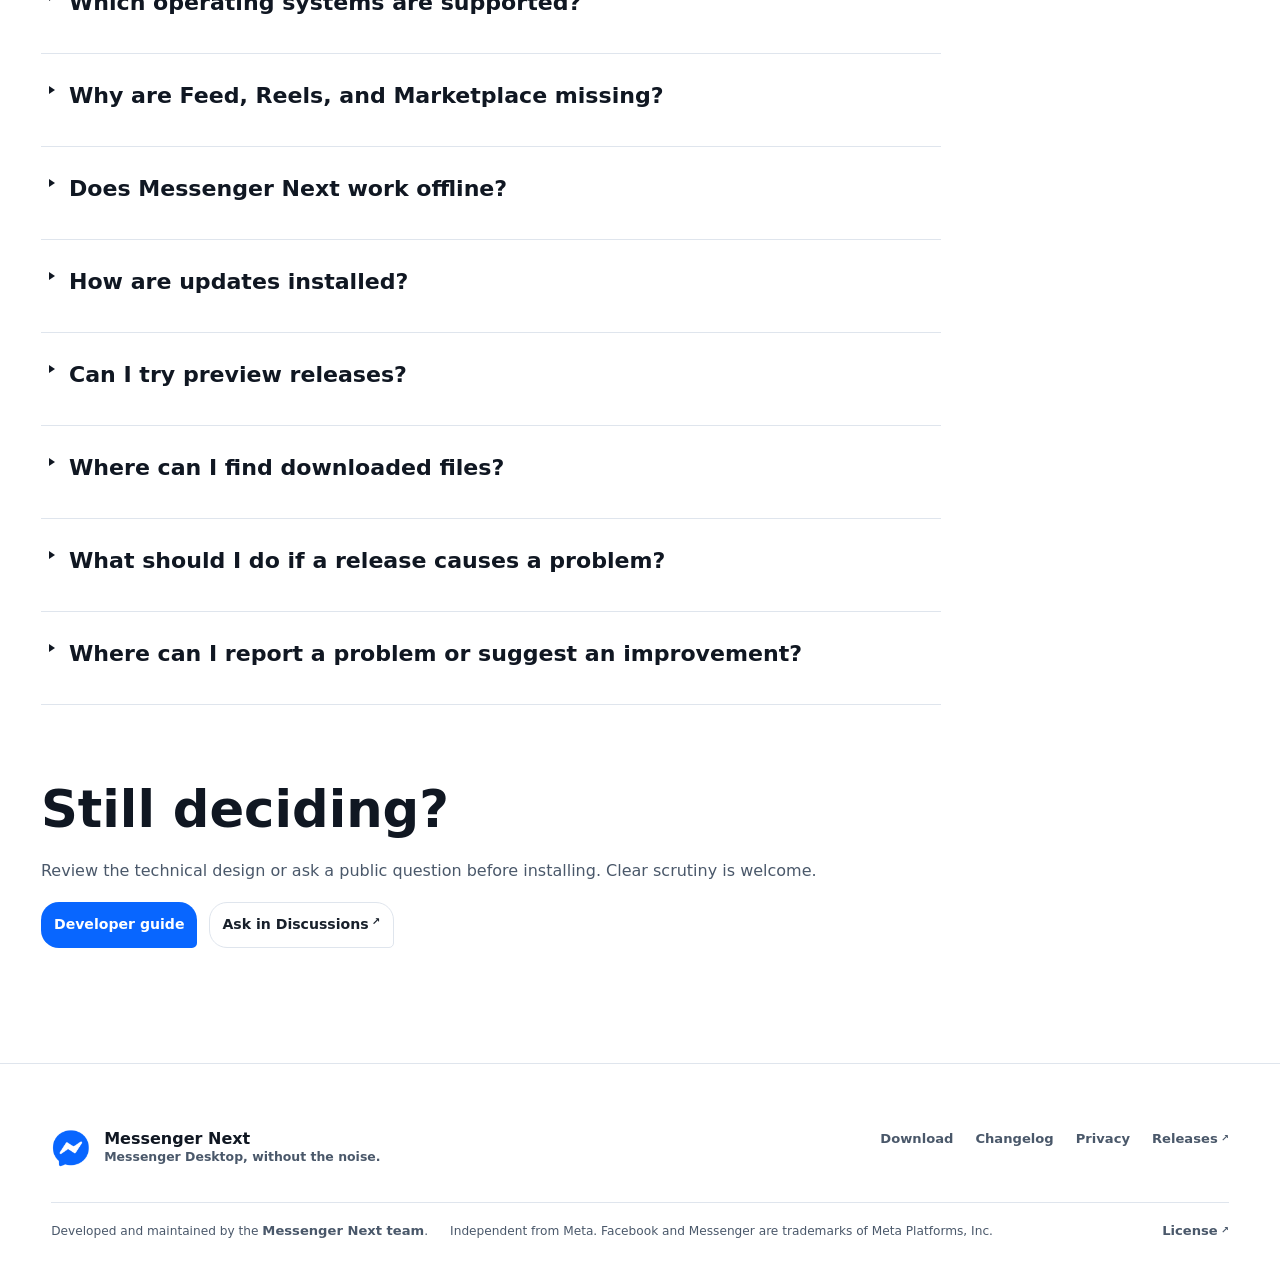
<file: docs/faq/index.html>
<!doctype html>
<html class="system" lang="en">
  <head>
    <meta charset="UTF-8" />
    <meta name="viewport" content="width=device-width, initial-scale=1" />
    <meta
      name="description"
      content="Answers about Messenger Next pricing, Facebook accounts, Meta affiliation, privacy, safety, calls, and desktop support."
    />
    <meta name="theme-color" content="#ffffff" />
    <link rel="canonical" href="https://messengerdesktop.vercel.app/faq" />
    <meta property="og:title" content="Messenger Next FAQ" />
    <meta
      property="og:description"
      content="Clear answers about cost, accounts, privacy, safety, calls, and Meta affiliation."
    />
    <meta property="og:type" content="article" />
    <meta property="og:url" content="https://messengerdesktop.vercel.app/faq" />
    <title>Messenger Next FAQ | Free, Safe, and Unofficial</title>
    <link rel="icon" href="../assets/messenger.png" type="image/png" />
    <link rel="stylesheet" href="../tokens.css" />
    <link rel="stylesheet" href="../styles.css" />
    <link rel="stylesheet" href="../seo-pages.css" />
    <script type="application/ld+json">
      {
        "@context": "https://schema.org",
        "@type": "FAQPage",
        "mainEntity": [
          {
            "@type": "Question",
            "name": "Is Messenger Next really free?",
            "acceptedAnswer": {
              "@type": "Answer",
              "text": "Yes. Messenger Next has no purchase price, subscription, advertising, or paid tier. Its developer promises that the core desktop app will remain free to download and use."
            }
          },
          {
            "@type": "Question",
            "name": "Do I need a new account?",
            "acceptedAnswer": {
              "@type": "Answer",
              "text": "No. Messenger Next works with the Facebook account you already use for Messenger on your phone or on the web."
            }
          },
          {
            "@type": "Question",
            "name": "Is Messenger Next an official Meta app?",
            "acceptedAnswer": {
              "@type": "Answer",
              "text": "No. Messenger Next is an independent, unofficial desktop wrapper. It loads Meta's own Messenger interface from facebook.com/messages and does not replace or bypass Meta's service."
            }
          },
          {
            "@type": "Question",
            "name": "Is Messenger Next safe to use?",
            "acceptedAnswer": {
              "@type": "Answer",
              "text": "Messenger Next adds no developer-controlled telemetry and does not collect messages, credentials, or usage analytics. Messenger itself remains governed by Meta's terms and privacy policy."
            }
          },
          {
            "@type": "Question",
            "name": "Do voice and video calls work?",
            "acceptedAnswer": {
              "@type": "Answer",
              "text": "Yes. Calls, group chats, reactions, and photos work through the full Messenger interface, subject to Messenger availability and operating system permissions."
            }
          },
          {
            "@type": "Question",
            "name": "Which operating systems does Messenger Next support?",
            "acceptedAnswer": {
              "@type": "Answer",
              "text": "Messenger Next provides native packages for supported Windows, macOS, and Linux systems."
            }
          },
          {
            "@type": "Question",
            "name": "Does Messenger Next work offline?",
            "acceptedAnswer": {
              "@type": "Answer",
              "text": "No. Messenger Next displays Meta's live Messenger service, so signing in, loading conversations, sending messages, and calling require an internet connection."
            }
          },
          {
            "@type": "Question",
            "name": "How are updates installed?",
            "acceptedAnswer": {
              "@type": "Answer",
              "text": "Open the Updates panel with F2. It checks the selected stable or preview channel and guides you through installing an available signed update."
            }
          },
          {
            "@type": "Question",
            "name": "Where can I report a problem or suggest an improvement?",
            "acceptedAnswer": {
              "@type": "Answer",
              "text": "Use GitHub Discussions for questions and feedback, or open a GitHub issue for a reproducible defect."
            }
          }
        ]
      }
    </script>
    <script src="../app.js" defer></script>
  </head>
  <body class="seo-page-body">
    <a class="skip-link" href="#content">Skip to content</a>
    <header class="site-header">
      <div class="header-inner">
        <a class="brand" href="../" aria-label="Messenger Next home">
          <img src="../assets/messenger.png" alt="" width="36" height="36" />
          <span>Messenger Next</span>
        </a>
        <div class="header-actions">
          <nav class="header-nav" aria-label="Site navigation">
            <a href="/download">Download</a>
            <a href="/#guide">Guide</a>
            <a href="/changelog">Changelog</a>
            <a href="/faq">FAQ</a>
            <a href="/privacy">Privacy</a>
            <a href="/developers">Developers</a>
            <a href="/team">Team</a>
            <a href="https://github.com/rozsazoltan/messenger/discussions"
              >Community</a
            >
          </nav>
          <div class="theme-switch" role="group" aria-label="Appearance">
            <button
              class="theme-option"
              type="button"
              data-theme="system"
              aria-label="Use system appearance"
              title="System appearance"
            >
              <svg aria-hidden="true" viewBox="0 0 24 24">
                <rect x="3" y="4" width="18" height="13" rx="2" />
                <path d="M8 21h8M12 17v4" />
              </svg>
            </button>
            <button
              class="theme-option"
              type="button"
              data-theme="light"
              aria-label="Use light appearance"
              title="Light appearance"
            >
              <svg aria-hidden="true" viewBox="0 0 24 24">
                <circle cx="12" cy="12" r="4" />
                <path
                  d="M12 2v2M12 20v2M4.9 4.9l1.4 1.4M17.7 17.7l1.4 1.4M2 12h2M20 12h2M4.9 19.1l1.4-1.4M17.7 6.3l1.4-1.4"
                />
              </svg>
            </button>
            <button
              class="theme-option"
              type="button"
              data-theme="dark"
              aria-label="Use dark appearance"
              title="Dark appearance"
            >
              <svg aria-hidden="true" viewBox="0 0 24 24">
                <path d="M20.3 15.4A9 9 0 0 1 8.6 3.7 9 9 0 1 0 20.3 15.4Z" />
              </svg>
            </button>
          </div>
          <button
            class="menu-button"
            type="button"
            aria-expanded="false"
            aria-controls="mobile-navigation"
            aria-label="Open navigation"
            title="Open navigation"
          >
            <svg aria-hidden="true" viewBox="0 0 24 24">
              <path class="menu-icon-open" d="M4 6h16M4 12h16M4 18h16" />
              <path class="menu-icon-close" d="M6 6l12 12M18 6 6 18" />
            </svg>
          </button>
        </div>
      </div>
    </header>
    <main class="seo-main" id="content">
      <article class="seo-article">
        <header class="seo-hero">
          <nav class="breadcrumbs" aria-label="Breadcrumb">
            <a href="../">Messenger Next</a><span>/</span><span>FAQ</span>
          </nav>
          <h1>Questions deserve direct answers.</h1>
          <p class="lead">
            Messenger Next is free, independent, and built around the Messenger
            account you already use. Here is what that means in practical terms.
          </p>
        </header>

        <section class="trust-promise" aria-labelledby="free-promise">
          <div class="trust-promise-inner">
            <h2 id="free-promise">Free means free.</h2>
            <div class="trust-promise-copy">
              <p>
                <strong
                  >No price tag, subscription, advertising, or paid
                  tier.</strong
                >
                Messenger Next was made by one developer who missed a focused,
                Messenger-only desktop experience.
              </p>
              <p>
                <strong>Developer's promise:</strong> the core Messenger Next
                desktop app will remain free to download and use. Access to
                conversations will not be placed behind a subscription, and
                advertising will not be added to the app.
              </p>
            </div>
          </div>
        </section>

        <section
          class="seo-section faq-page-list"
          aria-label="Frequently asked questions"
        >
          <details open>
            <summary>Do I need a new account?</summary>
            <div>
              <p>
                No. Use <strong>the Facebook account you already use</strong> in
                Messenger on your phone or on the web. Messenger Next does not
                create a separate identity, profile, or contact list.
              </p>
            </div>
          </details>
          <details>
            <summary>Is this an official Meta app?</summary>
            <div>
              <p>
                No. Messenger Next is an
                <strong>independent, unofficial desktop wrapper</strong> with no
                affiliation, endorsement, or partnership with Meta.
              </p>
              <p>
                It does not imitate or replace Meta's service. It loads the real
                Messenger interface from <code>facebook.com/messages</code> in a
                dedicated Tauri window. Authentication happens on Meta's own
                interface, not through a login form operated by the developer.
              </p>
            </div>
          </details>
          <details>
            <summary>Why can an unofficial app still be safe to use?</summary>
            <div>
              <p>
                The app uses the operating system's WebView and opens Meta's own
                Messenger page. Messenger Next does not ask you to send a
                password to the developer and does not operate a separate
                message server.
              </p>
              <p>
                Releases are published through the public Messenger repository,
                and the <a href="/team">Team page</a> documents the developer's
                public identity instead of presenting an anonymous brand. No
                software can promise absolute safety, so the project documents
                its boundaries openly.
              </p>
            </div>
          </details>
          <details>
            <summary>Is it safe to use?</summary>
            <div>
              <p>
                Messenger Next <strong>adds no telemetry of its own</strong> and
                does not collect, analyze, sell, or store messages, credentials,
                or usage analytics. External links bypass selected Facebook
                tracking redirects.
              </p>
              <p>
                Messenger itself is still a Meta service. Meta may process
                account and conversation data under its own terms and privacy
                policy. Read the
                <a href="/privacy">privacy and trust guide</a> for the full
                boundary.
              </p>
            </div>
          </details>
          <details>
            <summary>Do voice and video calls work?</summary>
            <div>
              <p>
                Yes.
                <strong
                  >Voice and video calls, group chats, reactions, photos, and
                  normal Messenger features work</strong
                >
                through the full Messenger interface, subject to Messenger
                availability and microphone or camera permissions on your
                operating system.
              </p>
            </div>
          </details>
          <details>
            <summary>Which operating systems are supported?</summary>
            <div>
              <p>
                Messenger Next provides native packages for
                <strong>Windows, macOS, and Linux</strong>. The
                <a href="/#download">download section</a> presents the primary
                installer for each platform, while the installation guide lists
                additional package-manager and Linux distribution options.
              </p>
            </div>
          </details>
          <details>
            <summary>Why are Feed, Reels, and Marketplace missing?</summary>
            <div>
              <p>
                That is intentional. Messenger Next is designed as a
                <strong>conversation-focused desktop application</strong>, so it
                removes unrelated Facebook surfaces and keeps Messenger at the
                center of the window.
              </p>
            </div>
          </details>
          <details>
            <summary>Does Messenger Next work offline?</summary>
            <div>
              <p>
                No. Messenger Next displays Meta's live Messenger service.
                Signing in, loading conversations, sending messages, receiving
                notifications, and making calls require an internet connection.
              </p>
            </div>
          </details>
          <details>
            <summary>How are updates installed?</summary>
            <div>
              <p>
                Press <kbd>F2</kbd> to open the Updates panel. It checks the
                selected release channel and guides you through installing an
                available signed update. Checks are deduplicated and cached to
                avoid unnecessary GitHub requests.
              </p>
            </div>
          </details>
          <details>
            <summary>Can I try preview releases?</summary>
            <div>
              <p>
                Yes. Preview updates are an optional setting in the
                <kbd>F2</kbd> panel. Enabling them requires confirmation because
                these builds may be less stable and are intended for people
                willing to test changes and share useful feedback.
              </p>
            </div>
          </details>
          <details>
            <summary>Where can I find downloaded files?</summary>
            <div>
              <p>
                Press <kbd>Ctrl</kbd> + <kbd>J</kbd> to open the Downloads
                panel. Select a completed download to open it, or use
                <kbd>Ctrl</kbd>-click to reveal its containing folder.
              </p>
            </div>
          </details>
          <details>
            <summary>What should I do if a release causes a problem?</summary>
            <div>
              <p>
                Open the problem-reporting flow from the Updates panel. You can
                ask the community, report a reproducible issue, or review an
                available rollback option when returning to an earlier supported
                release is appropriate.
              </p>
            </div>
          </details>
          <details>
            <summary>
              Where can I report a problem or suggest an improvement?
            </summary>
            <div>
              <p>
                Use
                <a href="https://github.com/rozsazoltan/messenger/discussions"
                  >GitHub Discussions</a
                >
                for questions, ideas, and experience reports. Open a
                <a href="https://github.com/rozsazoltan/messenger/issues"
                  >GitHub issue</a
                >
                for a reproducible defect, including your operating system,
                Messenger Next version, and steps that demonstrate the problem.
              </p>
            </div>
          </details>
        </section>

        <section class="seo-section">
          <h2>Still deciding?</h2>
          <p>
            Review the technical design or ask a public question before
            installing. Clear scrutiny is welcome.
          </p>
          <div class="seo-actions">
            <a class="button button-primary" href="/developers"
              >Developer guide</a
            >
            <a
              class="button button-secondary"
              href="https://github.com/rozsazoltan/messenger/discussions"
              >Ask in Discussions</a
            >
          </div>
        </section>
      </article>
    </main>
    <footer class="site-footer">
      <div class="site-footer-inner">
        <a class="footer-brand" href="/" aria-label="Messenger Next home">
          <img src="../assets/messenger.png" alt="" width="40" height="40" />
          <span>
            <strong>Messenger Next</strong>
            <small>Messenger Desktop, without the noise.</small>
          </span>
        </a>
        <nav class="footer-links" aria-label="Footer navigation">
          <a href="/#download">Download</a>
          <a href="/changelog">Changelog</a>
          <a href="/privacy">Privacy</a>
          <a href="https://github.com/rozsazoltan/messenger/releases"
            >Releases</a
          >
        </nav>
        <div class="footer-meta">
          <p>
            Developed and maintained by the
            <a href="/team">Messenger Next team</a>.
          </p>
          <p>
            Independent from Meta. Facebook and Messenger are trademarks of Meta
            Platforms, Inc.
          </p>
          <a href="https://github.com/rozsazoltan/messenger/blob/master/LICENSE"
            >License</a
          >
        </div>
      </div>
    </footer>
  </body>
</html>
</file>
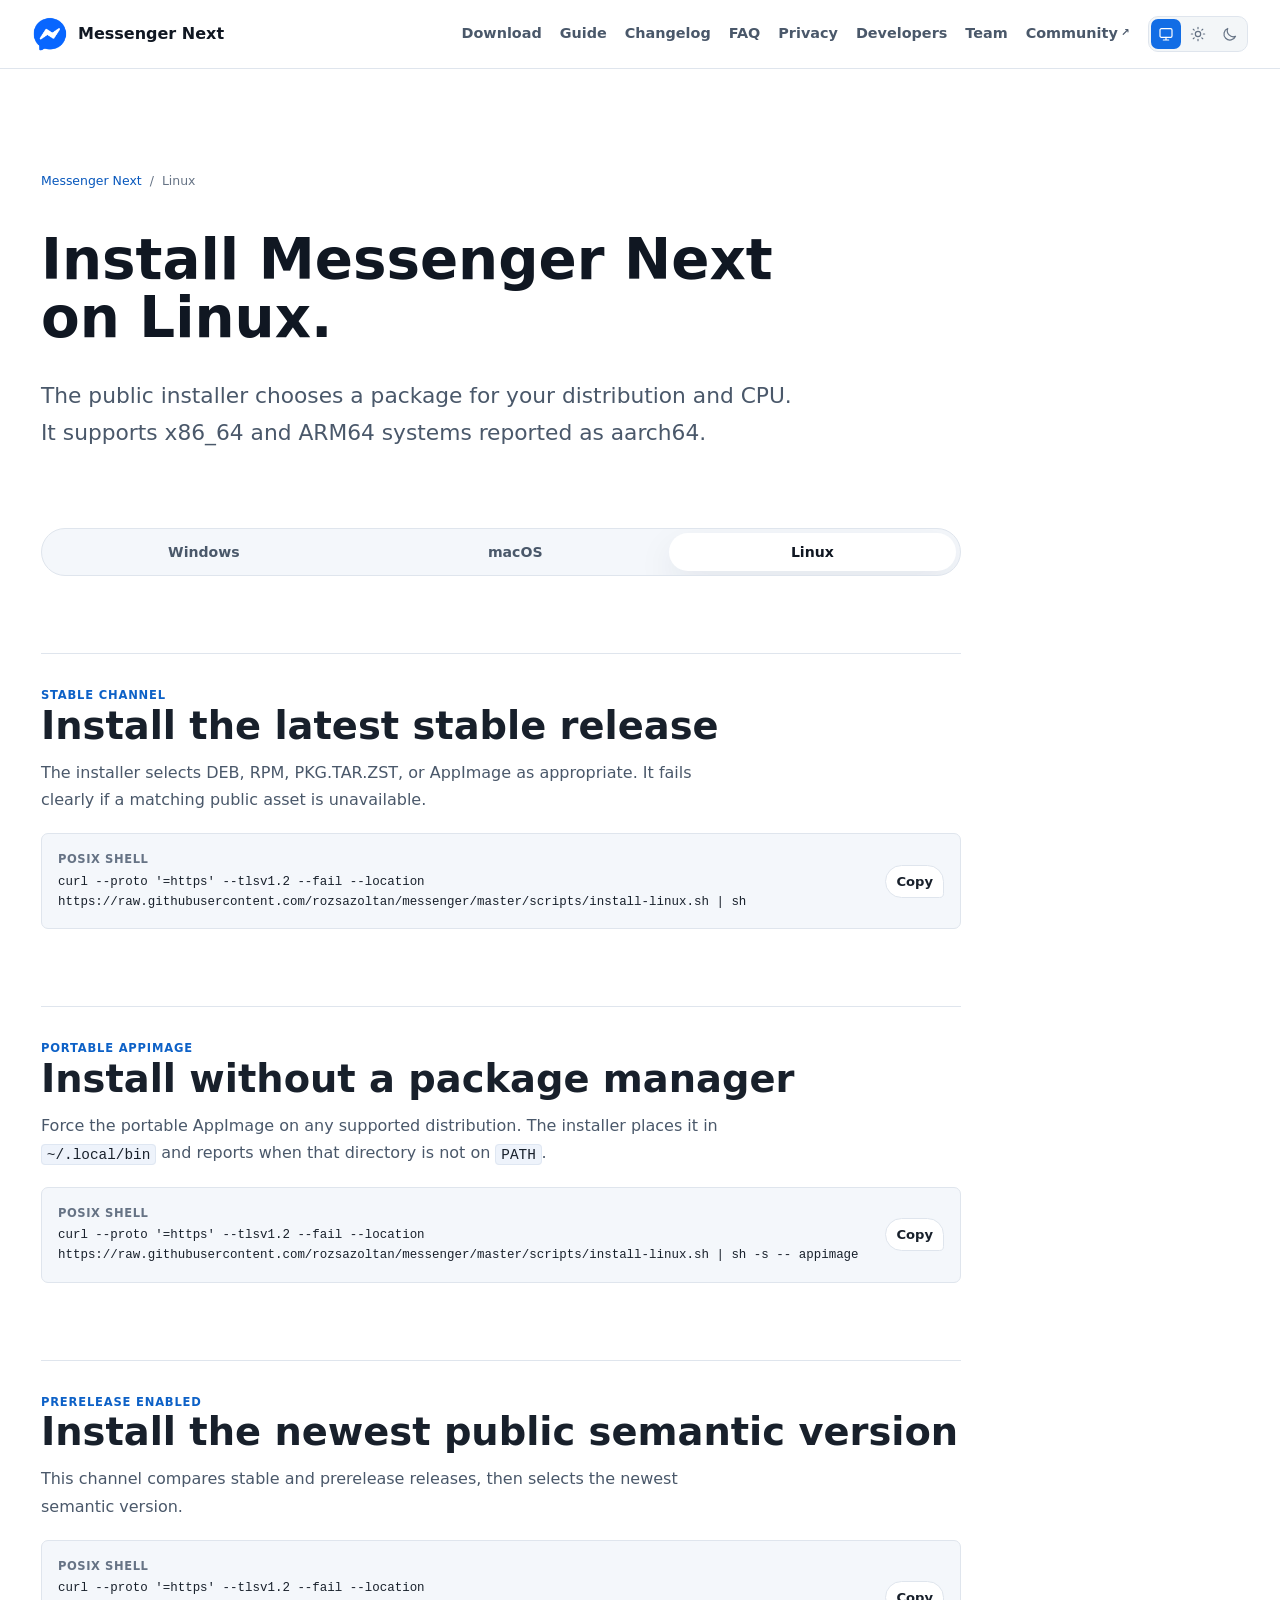
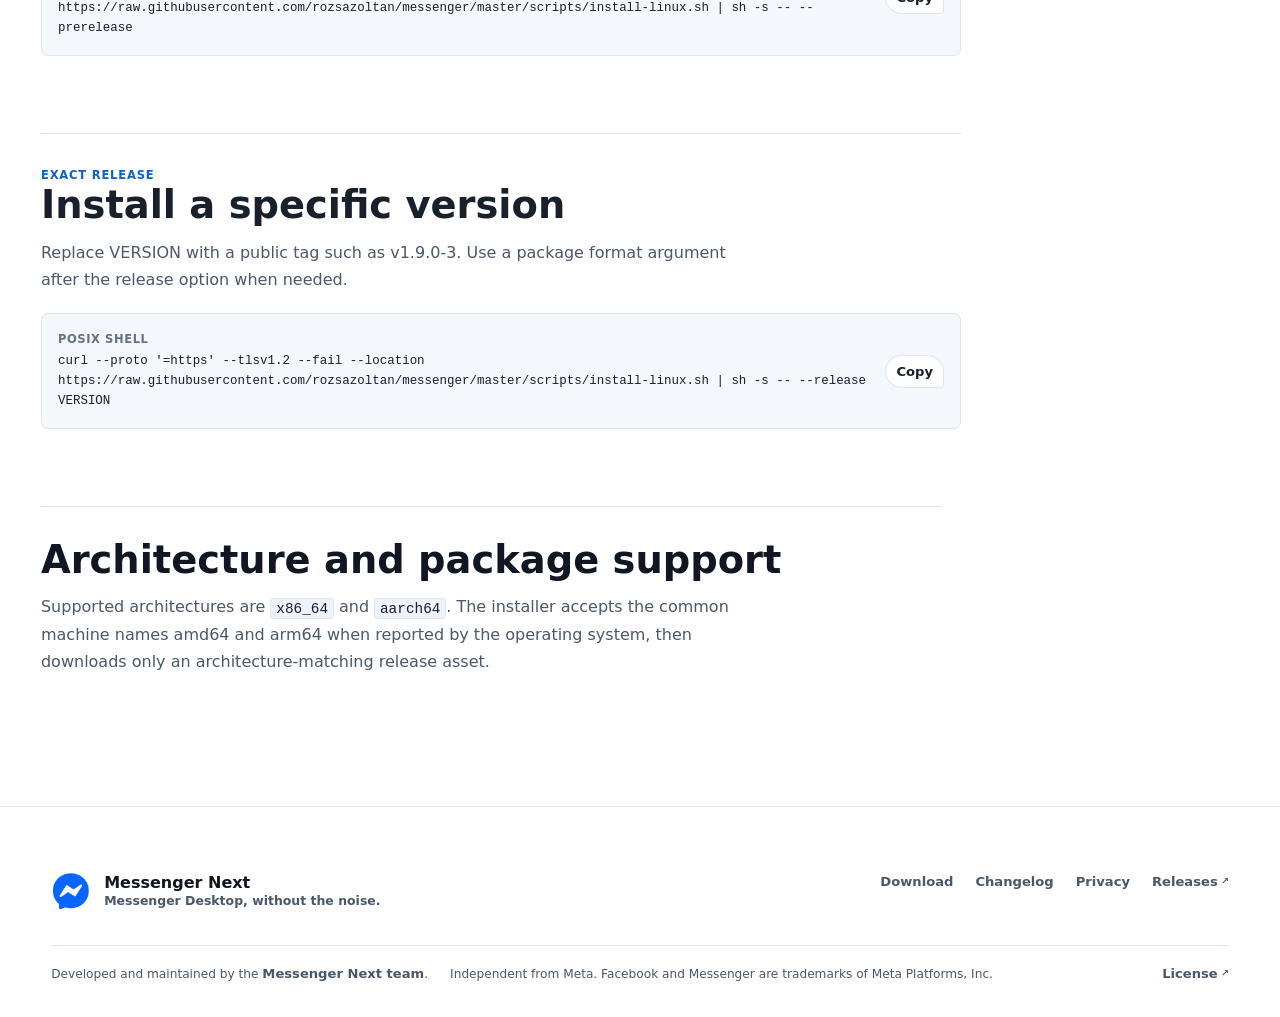
<file: docs/linux/index.html>
<!doctype html>
<html class="system" lang="en">
  <head>
    <meta charset="UTF-8" />
    <meta name="viewport" content="width=device-width, initial-scale=1" />
    <meta
      name="description"
      content="Install Messenger Next on Linux with architecture-aware DEB, RPM, Arch, or AppImage packages."
    />
    <meta name="theme-color" content="#ffffff" />
    <link rel="canonical" href="https://messengerdesktop.vercel.app/linux" />
    <meta property="og:title" content="Install Messenger Next on Linux" />
    <meta
      property="og:description"
      content="Install Messenger Next on Linux with architecture-aware DEB, RPM, Arch, or AppImage packages."
    />
    <meta property="og:type" content="website" />
    <meta
      property="og:url"
      content="https://messengerdesktop.vercel.app/linux"
    />
    <title>Install Messenger Next on Linux | Messenger Next</title>
    <link rel="icon" href="../assets/messenger.png" type="image/png" />
    <script src="../boot.js"></script>
    <link rel="stylesheet" href="../tokens.css" />
    <link rel="stylesheet" href="../styles.css" />
    <link rel="stylesheet" href="../seo-pages.css" />
    <script src="../app.js" defer></script>
  </head>
  <body class="seo-page-body">
    <a class="skip-link" href="#content">Skip to content</a>
    <header class="site-header">
      <div class="header-inner">
        <a class="brand" href="/" aria-label="Messenger Next home">
          <img src="../assets/messenger.png" alt="" width="36" height="36" />
          <span>Messenger Next</span>
        </a>
        <div class="header-actions">
          <nav class="header-nav" aria-label="Site navigation">
            <a href="/download">Download</a>
            <a href="/#guide">Guide</a>
            <a href="/changelog">Changelog</a>
            <a href="/faq">FAQ</a>
            <a href="/privacy">Privacy</a>
            <a href="/developers">Developers</a>
            <a href="/team">Team</a>
            <a href="https://github.com/rozsazoltan/messenger/discussions"
              >Community</a
            >
          </nav>
          <div class="theme-switch" role="group" aria-label="Appearance">
            <button
              class="theme-option"
              type="button"
              data-theme="system"
              aria-label="Use system appearance"
              title="System appearance"
            >
              <svg aria-hidden="true" viewBox="0 0 24 24">
                <rect x="3" y="4" width="18" height="13" rx="2" />
                <path d="M8 21h8M12 17v4" />
              </svg>
            </button>
            <button
              class="theme-option"
              type="button"
              data-theme="light"
              aria-label="Use light appearance"
              title="Light appearance"
            >
              <svg aria-hidden="true" viewBox="0 0 24 24">
                <circle cx="12" cy="12" r="4" />
                <path
                  d="M12 2v2M12 20v2M4.9 4.9l1.4 1.4M17.7 17.7l1.4 1.4M2 12h2M20 12h2M4.9 19.1l1.4-1.4M17.7 6.3l1.4-1.4"
                />
              </svg>
            </button>
            <button
              class="theme-option"
              type="button"
              data-theme="dark"
              aria-label="Use dark appearance"
              title="Dark appearance"
            >
              <svg aria-hidden="true" viewBox="0 0 24 24">
                <path d="M20.3 15.4A9 9 0 0 1 8.6 3.7 9 9 0 1 0 20.3 15.4Z" />
              </svg>
            </button>
          </div>
          <button
            class="menu-button"
            type="button"
            aria-expanded="false"
            aria-controls="mobile-navigation"
            aria-label="Open navigation"
            title="Open navigation"
          >
            <svg aria-hidden="true" viewBox="0 0 24 24">
              <path class="menu-icon-open" d="M4 6h16M4 12h16M4 18h16" />
              <path class="menu-icon-close" d="M6 6l12 12M18 6 6 18" />
            </svg>
          </button>
        </div>
      </div>
    </header>
    <main class="seo-main" id="content">
      <article class="seo-article platform-page">
        <header class="seo-hero">
          <nav class="breadcrumbs" aria-label="Breadcrumb">
            <a href="/">Messenger Next</a><span>/</span><span>Linux</span>
          </nav>

          <h1>
            <span class="platform-title-phrase"
              >Install
              <span class="platform-app-name">Messenger Next</span></span
            >
            <span class="platform-title-phrase">on Linux.</span>
          </h1>
          <p class="lead">
            The public installer chooses a package for your distribution and
            CPU. It supports x86_64 and ARM64 systems reported as aarch64.
          </p>
        </header>
        <nav class="platform-switcher" aria-label="Choose your platform">
          <a href="/windows">Windows</a>
          <a href="/macos">macOS</a>
          <a href="/linux" aria-current="page">Linux</a>
        </nav>
        <section class="install-option" aria-labelledby="linux-stable">
          <p class="eyebrow">Stable channel</p>
          <h2 id="linux-stable">Install the latest stable release</h2>
          <p>
            The installer selects DEB, RPM, PKG.TAR.ZST, or AppImage as
            appropriate. It fails clearly if a matching public asset is
            unavailable.
          </p>
          <section class="command-block">
            <div>
              <p class="command-label">POSIX shell</p>
              <code
                >curl --proto '=https' --tlsv1.2 --fail --location
                https://raw.githubusercontent.com/rozsazoltan/messenger/master/scripts/install-linux.sh
                | sh</code
              >
            </div>
            <button
              class="copy-button"
              type="button"
              data-copy="curl --proto '=https' --tlsv1.2 --fail --location https://raw.githubusercontent.com/rozsazoltan/messenger/master/scripts/install-linux.sh | sh"
            >
              Copy
            </button>
          </section>
        </section>
        <section class="install-option" aria-labelledby="linux-appimage">
          <p class="eyebrow">Portable AppImage</p>
          <h2 id="linux-appimage">Install without a package manager</h2>
          <p>
            Force the portable AppImage on any supported distribution. The
            installer places it in <code>~/.local/bin</code> and reports when
            that directory is not on <code>PATH</code>.
          </p>
          <section class="command-block">
            <div>
              <p class="command-label">POSIX shell</p>
              <code
                >curl --proto '=https' --tlsv1.2 --fail --location
                https://raw.githubusercontent.com/rozsazoltan/messenger/master/scripts/install-linux.sh
                | sh -s -- appimage</code
              >
            </div>
            <button
              class="copy-button"
              type="button"
              data-copy="curl --proto '=https' --tlsv1.2 --fail --location https://raw.githubusercontent.com/rozsazoltan/messenger/master/scripts/install-linux.sh | sh -s -- appimage"
            >
              Copy
            </button>
          </section>
        </section>
        <section class="install-option" aria-labelledby="linux-preview">
          <p class="eyebrow">Prerelease enabled</p>
          <h2 id="linux-preview">Install the newest public semantic version</h2>
          <p>
            This channel compares stable and prerelease releases, then selects
            the newest semantic version.
          </p>
          <section class="command-block">
            <div>
              <p class="command-label">POSIX shell</p>
              <code
                >curl --proto '=https' --tlsv1.2 --fail --location
                https://raw.githubusercontent.com/rozsazoltan/messenger/master/scripts/install-linux.sh
                | sh -s -- --prerelease</code
              >
            </div>
            <button
              class="copy-button"
              type="button"
              data-copy="curl --proto '=https' --tlsv1.2 --fail --location https://raw.githubusercontent.com/rozsazoltan/messenger/master/scripts/install-linux.sh | sh -s -- --prerelease"
            >
              Copy
            </button>
          </section>
        </section>
        <section class="install-option" aria-labelledby="linux-version">
          <p class="eyebrow">Exact release</p>
          <h2 id="linux-version">Install a specific version</h2>
          <p>
            Replace VERSION with a public tag such as v1.9.0-3. Use a package
            format argument after the release option when needed.
          </p>
          <section class="command-block">
            <div>
              <p class="command-label">POSIX shell</p>
              <code
                >curl --proto '=https' --tlsv1.2 --fail --location
                https://raw.githubusercontent.com/rozsazoltan/messenger/master/scripts/install-linux.sh
                | sh -s -- --release VERSION</code
              >
            </div>
            <button
              class="copy-button"
              type="button"
              data-copy="curl --proto '=https' --tlsv1.2 --fail --location https://raw.githubusercontent.com/rozsazoltan/messenger/master/scripts/install-linux.sh | sh -s -- --release VERSION"
            >
              Copy
            </button>
          </section>
        </section>
        <section class="seo-section platform-note">
          <h2>Architecture and package support</h2>
          <p>
            Supported architectures are <code>x86_64</code> and
            <code>aarch64</code>. The installer accepts the common machine names
            amd64 and arm64 when reported by the operating system, then
            downloads only an architecture-matching release asset.
          </p>
        </section>
      </article>
    </main>
    <footer class="site-footer">
      <div class="site-footer-inner">
        <a class="footer-brand" href="/" aria-label="Messenger Next home">
          <img src="../assets/messenger.png" alt="" width="40" height="40" />
          <span>
            <strong>Messenger Next</strong>
            <small>Messenger Desktop, without the noise.</small>
          </span>
        </a>
        <nav class="footer-links" aria-label="Footer navigation">
          <a href="/download">Download</a>
          <a href="/changelog">Changelog</a>
          <a href="/privacy">Privacy</a>
          <a href="https://github.com/rozsazoltan/messenger/releases"
            >Releases</a
          >
        </nav>
        <div class="footer-meta">
          <p>
            Developed and maintained by the
            <a href="/team">Messenger Next team</a>.
          </p>
          <p>
            Independent from Meta. Facebook and Messenger are trademarks of Meta
            Platforms, Inc.
          </p>
          <a href="https://github.com/rozsazoltan/messenger/blob/master/LICENSE"
            >License</a
          >
        </div>
      </div>
    </footer>
  </body>
</html>
</file>
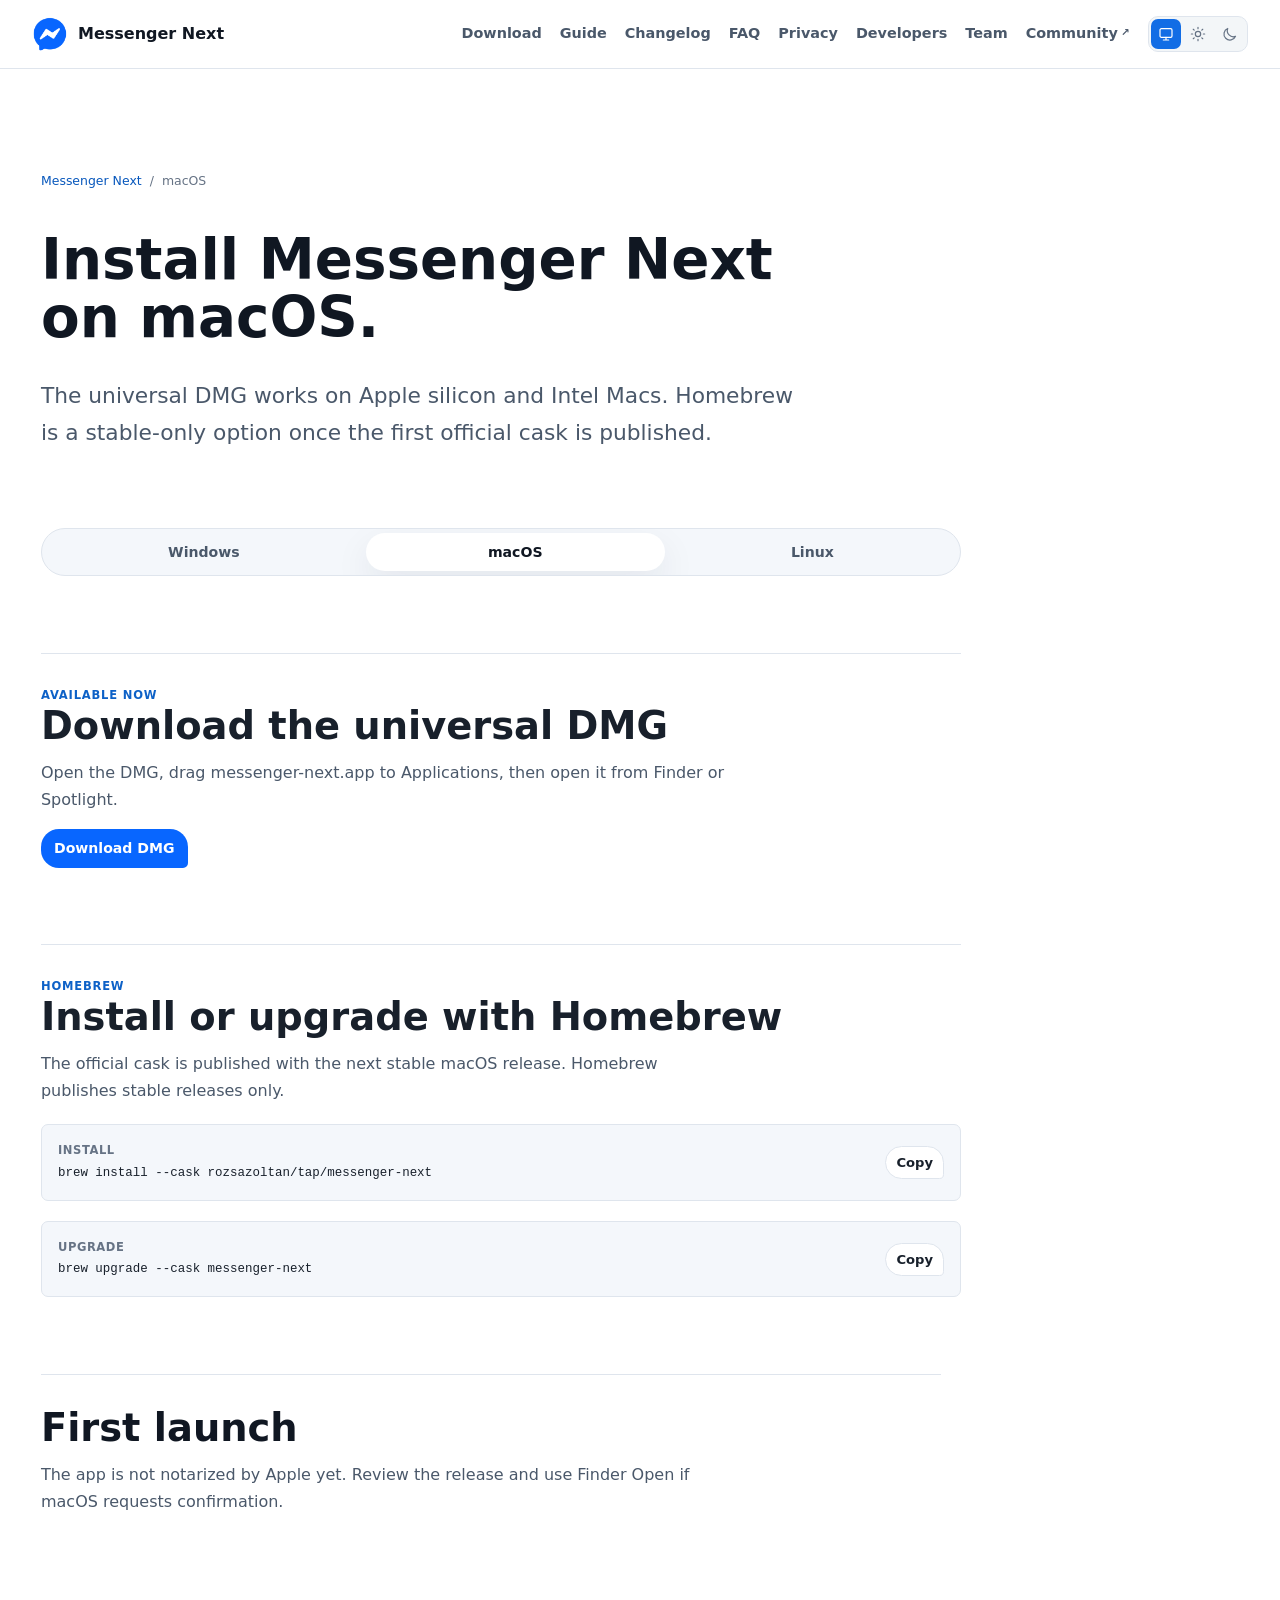
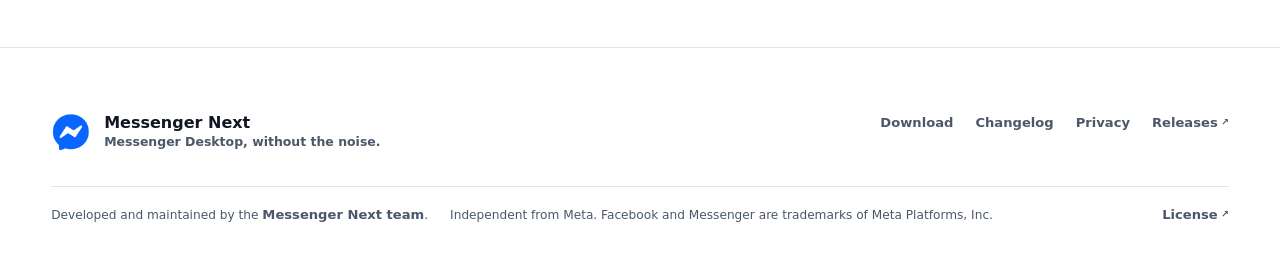
<file: docs/macos/index.html>
<!doctype html>
<html class="system" lang="en">
  <head>
    <meta charset="UTF-8" />
    <meta name="viewport" content="width=device-width, initial-scale=1" />
    <meta
      name="description"
      content="Install Messenger Next on macOS with the universal DMG or Homebrew stable channel."
    />
    <meta name="theme-color" content="#ffffff" />
    <link rel="canonical" href="https://messengerdesktop.vercel.app/macos" />
    <meta property="og:title" content="Install Messenger Next on macOS" />
    <meta
      property="og:description"
      content="Install Messenger Next on macOS with the universal DMG or Homebrew stable channel."
    />
    <meta property="og:type" content="website" />
    <meta
      property="og:url"
      content="https://messengerdesktop.vercel.app/macos"
    />
    <title>Install Messenger Next on macOS | Messenger Next</title>
    <link rel="icon" href="../assets/messenger.png" type="image/png" />
    <script src="../boot.js"></script>
    <link rel="stylesheet" href="../tokens.css" />
    <link rel="stylesheet" href="../styles.css" />
    <link rel="stylesheet" href="../seo-pages.css" />
    <script src="../app.js" defer></script>
  </head>
  <body class="seo-page-body">
    <a class="skip-link" href="#content">Skip to content</a>
    <header class="site-header">
      <div class="header-inner">
        <a class="brand" href="/" aria-label="Messenger Next home">
          <img src="../assets/messenger.png" alt="" width="36" height="36" />
          <span>Messenger Next</span>
        </a>
        <div class="header-actions">
          <nav class="header-nav" aria-label="Site navigation">
            <a href="/download">Download</a>
            <a href="/#guide">Guide</a>
            <a href="/changelog">Changelog</a>
            <a href="/faq">FAQ</a>
            <a href="/privacy">Privacy</a>
            <a href="/developers">Developers</a>
            <a href="/team">Team</a>
            <a href="https://github.com/rozsazoltan/messenger/discussions"
              >Community</a
            >
          </nav>
          <div class="theme-switch" role="group" aria-label="Appearance">
            <button
              class="theme-option"
              type="button"
              data-theme="system"
              aria-label="Use system appearance"
              title="System appearance"
            >
              <svg aria-hidden="true" viewBox="0 0 24 24">
                <rect x="3" y="4" width="18" height="13" rx="2" />
                <path d="M8 21h8M12 17v4" />
              </svg>
            </button>
            <button
              class="theme-option"
              type="button"
              data-theme="light"
              aria-label="Use light appearance"
              title="Light appearance"
            >
              <svg aria-hidden="true" viewBox="0 0 24 24">
                <circle cx="12" cy="12" r="4" />
                <path
                  d="M12 2v2M12 20v2M4.9 4.9l1.4 1.4M17.7 17.7l1.4 1.4M2 12h2M20 12h2M4.9 19.1l1.4-1.4M17.7 6.3l1.4-1.4"
                />
              </svg>
            </button>
            <button
              class="theme-option"
              type="button"
              data-theme="dark"
              aria-label="Use dark appearance"
              title="Dark appearance"
            >
              <svg aria-hidden="true" viewBox="0 0 24 24">
                <path d="M20.3 15.4A9 9 0 0 1 8.6 3.7 9 9 0 1 0 20.3 15.4Z" />
              </svg>
            </button>
          </div>
          <button
            class="menu-button"
            type="button"
            aria-expanded="false"
            aria-controls="mobile-navigation"
            aria-label="Open navigation"
            title="Open navigation"
          >
            <svg aria-hidden="true" viewBox="0 0 24 24">
              <path class="menu-icon-open" d="M4 6h16M4 12h16M4 18h16" />
              <path class="menu-icon-close" d="M6 6l12 12M18 6 6 18" />
            </svg>
          </button>
        </div>
      </div>
    </header>
    <main class="seo-main" id="content">
      <article class="seo-article platform-page">
        <header class="seo-hero">
          <nav class="breadcrumbs" aria-label="Breadcrumb">
            <a href="/">Messenger Next</a><span>/</span><span>macOS</span>
          </nav>

          <h1>
            <span class="platform-title-phrase"
              >Install
              <span class="platform-app-name">Messenger Next</span></span
            >
            <span class="platform-title-phrase">on macOS.</span>
          </h1>
          <p class="lead">
            The universal DMG works on Apple silicon and Intel Macs. Homebrew is
            a stable-only option once the first official cask is published.
          </p>
        </header>
        <nav class="platform-switcher" aria-label="Choose your platform">
          <a href="/windows">Windows</a>
          <a href="/macos" aria-current="page">macOS</a>
          <a href="/linux">Linux</a>
        </nav>
        <section class="install-option" aria-labelledby="macos-dmg">
          <p class="eyebrow">Available now</p>
          <h2 id="macos-dmg">Download the universal DMG</h2>
          <p>
            Open the DMG, drag messenger-next.app to Applications, then open it
            from Finder or Spotlight.
          </p>
          <a
            class="button button-primary"
            href="https://github.com/rozsazoltan/messenger/releases/latest/download/messenger-next.dmg"
            >Download DMG</a
          >
        </section>
        <section class="install-option" aria-labelledby="macos-homebrew">
          <p class="eyebrow">Homebrew</p>
          <h2 id="macos-homebrew">Install or upgrade with Homebrew</h2>
          <p>
            The official cask is published with the next stable macOS release.
            Homebrew publishes stable releases only.
          </p>
          <section class="command-block">
            <div>
              <p class="command-label">Install</p>
              <code>brew install --cask rozsazoltan/tap/messenger-next</code>
            </div>
            <button
              class="copy-button"
              type="button"
              data-copy="brew install --cask rozsazoltan/tap/messenger-next"
            >
              Copy
            </button>
          </section>
          <section class="command-block">
            <div>
              <p class="command-label">Upgrade</p>
              <code>brew upgrade --cask messenger-next</code>
            </div>
            <button
              class="copy-button"
              type="button"
              data-copy="brew upgrade --cask messenger-next"
            >
              Copy
            </button>
          </section>
        </section>
        <section class="seo-section platform-note">
          <h2>First launch</h2>
          <p>
            The app is not notarized by Apple yet. Review the release and use
            Finder Open if macOS requests confirmation.
          </p>
        </section>
      </article>
    </main>
    <footer class="site-footer">
      <div class="site-footer-inner">
        <a class="footer-brand" href="/" aria-label="Messenger Next home">
          <img src="../assets/messenger.png" alt="" width="40" height="40" />
          <span>
            <strong>Messenger Next</strong>
            <small>Messenger Desktop, without the noise.</small>
          </span>
        </a>
        <nav class="footer-links" aria-label="Footer navigation">
          <a href="/download">Download</a>
          <a href="/changelog">Changelog</a>
          <a href="/privacy">Privacy</a>
          <a href="https://github.com/rozsazoltan/messenger/releases"
            >Releases</a
          >
        </nav>
        <div class="footer-meta">
          <p>
            Developed and maintained by the
            <a href="/team">Messenger Next team</a>.
          </p>
          <p>
            Independent from Meta. Facebook and Messenger are trademarks of Meta
            Platforms, Inc.
          </p>
          <a href="https://github.com/rozsazoltan/messenger/blob/master/LICENSE"
            >License</a
          >
        </div>
      </div>
    </footer>
  </body>
</html>
</file>
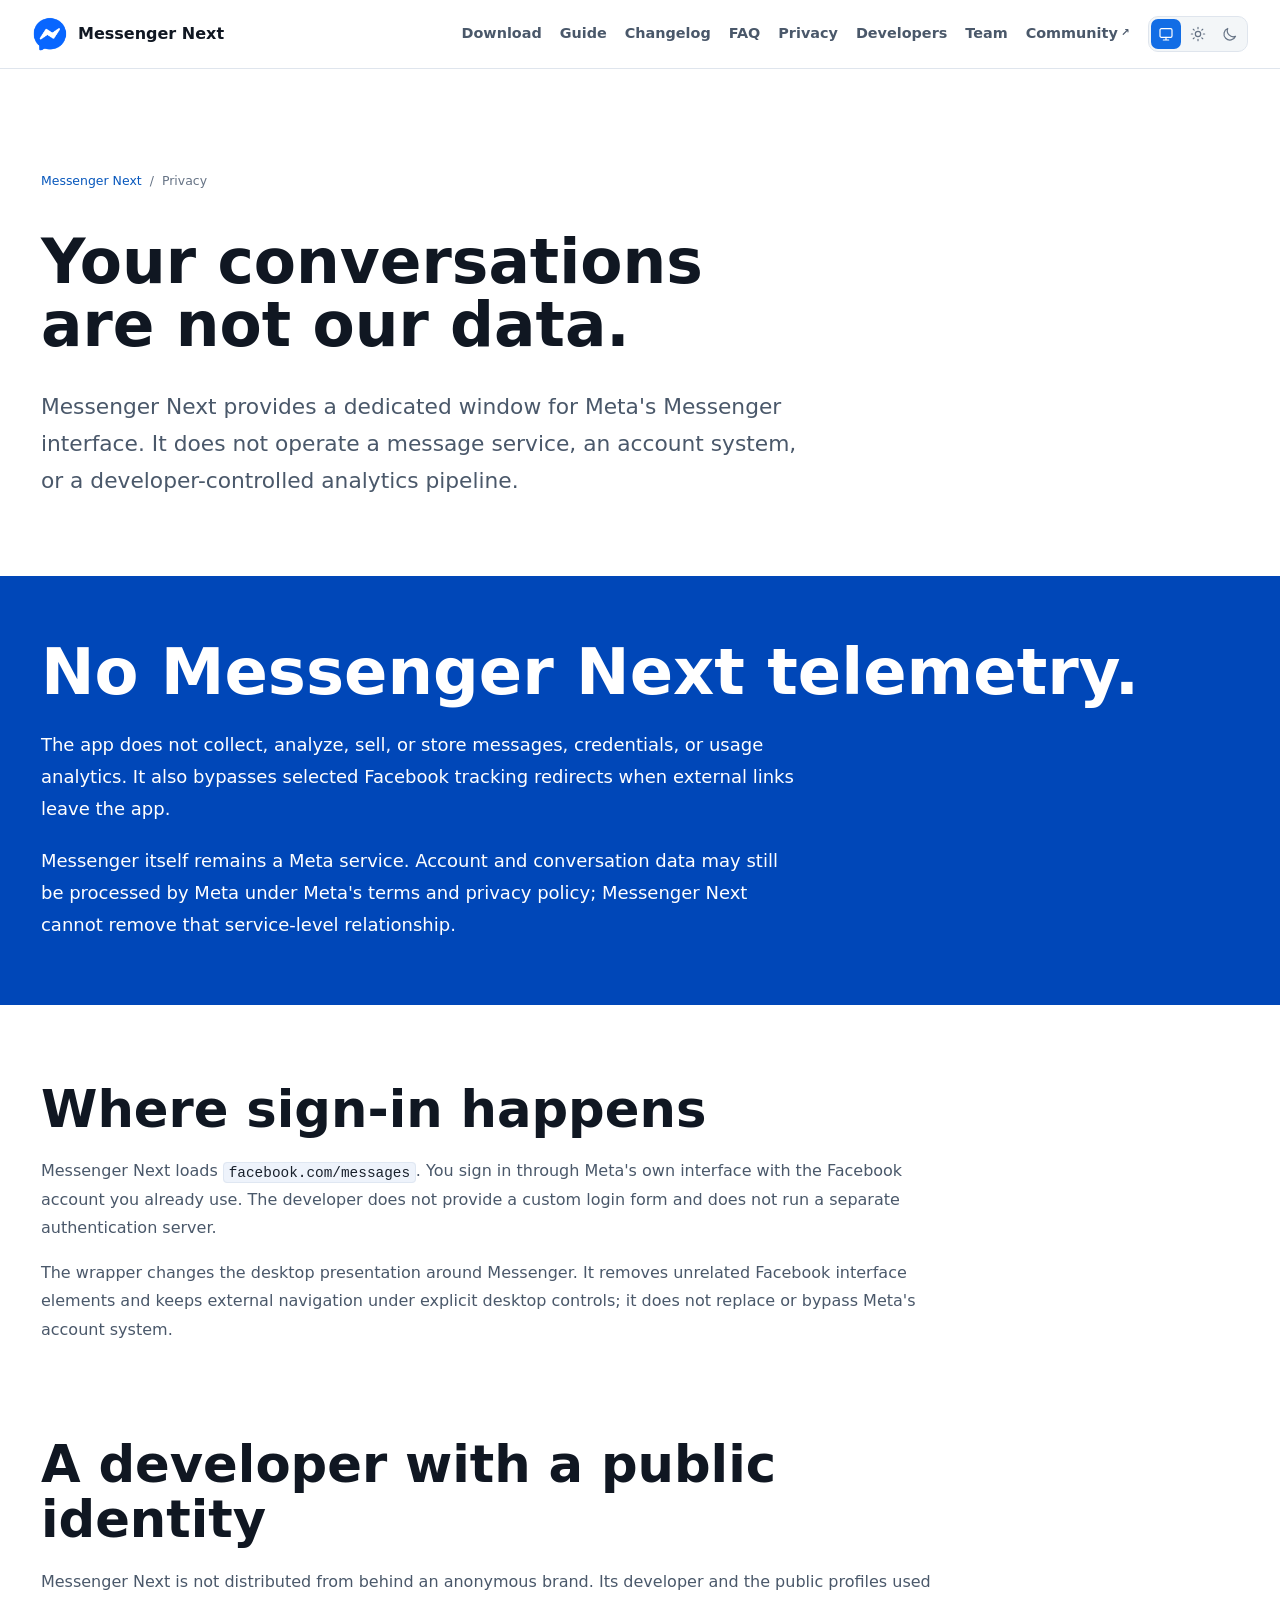
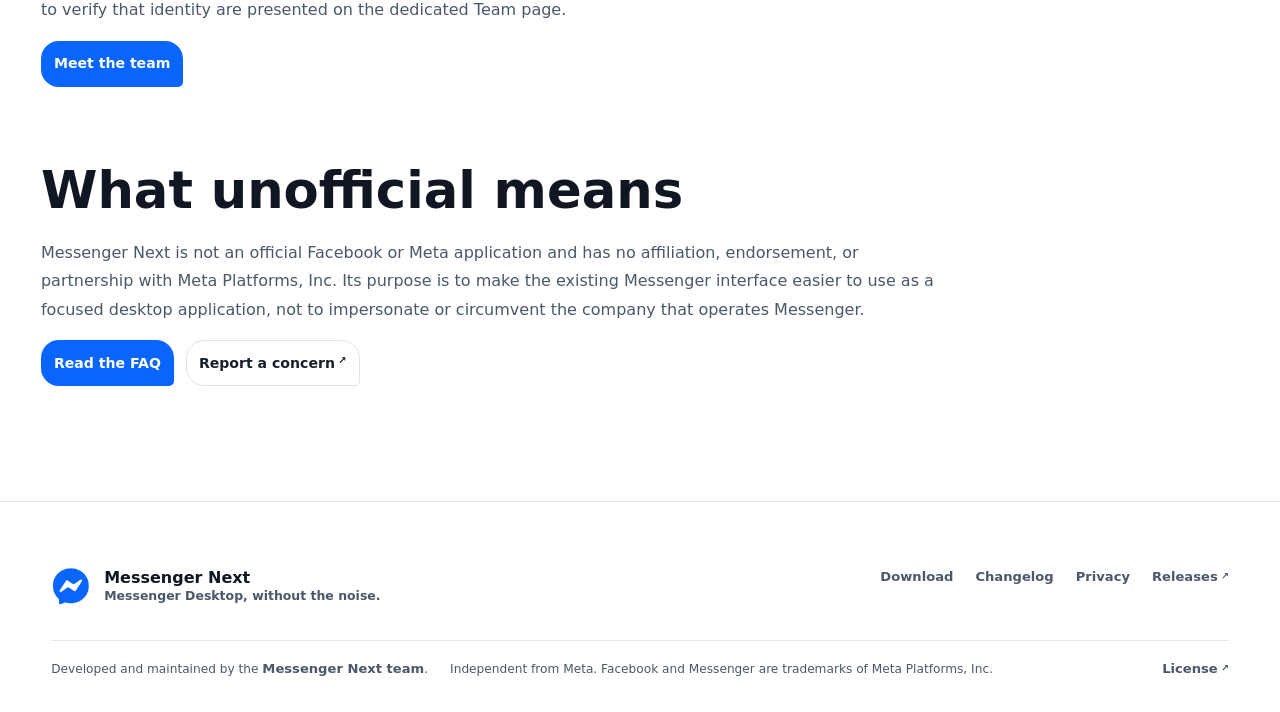
<file: docs/privacy/index.html>
<!doctype html>
<html class="system" lang="en">
  <head>
    <meta charset="UTF-8" />
    <meta name="viewport" content="width=device-width, initial-scale=1" />
    <meta
      name="description"
      content="How Messenger Next handles account data, messages, telemetry, authentication, Meta services, and developer identity."
    />
    <meta name="theme-color" content="#ffffff" />
    <link rel="canonical" href="https://messengerdesktop.vercel.app/privacy" />
    <meta property="og:title" content="Messenger Next Privacy and Trust" />
    <meta
      property="og:description"
      content="A clear boundary between Messenger Next, your account, and Meta's Messenger service."
    />
    <meta property="og:type" content="article" />
    <meta
      property="og:url"
      content="https://messengerdesktop.vercel.app/privacy"
    />
    <title>Privacy and Trust | Messenger Next</title>
    <link rel="icon" href="../assets/messenger.png" type="image/png" />
    <link rel="stylesheet" href="../tokens.css" />
    <link rel="stylesheet" href="../styles.css" />
    <link rel="stylesheet" href="../seo-pages.css" />
    <script src="../app.js" defer></script>
  </head>
  <body class="seo-page-body">
    <a class="skip-link" href="#content">Skip to content</a>
    <header class="site-header">
      <div class="header-inner">
        <a class="brand" href="../" aria-label="Messenger Next home">
          <img src="../assets/messenger.png" alt="" width="36" height="36" />
          <span>Messenger Next</span>
        </a>
        <div class="header-actions">
          <nav class="header-nav" aria-label="Site navigation">
            <a href="/download">Download</a>
            <a href="/#guide">Guide</a>
            <a href="/changelog">Changelog</a>
            <a href="/faq">FAQ</a>
            <a href="/privacy">Privacy</a>
            <a href="/developers">Developers</a>
            <a href="/team">Team</a>
            <a href="https://github.com/rozsazoltan/messenger/discussions"
              >Community</a
            >
          </nav>
          <div class="theme-switch" role="group" aria-label="Appearance">
            <button
              class="theme-option"
              type="button"
              data-theme="system"
              aria-label="Use system appearance"
              title="System appearance"
            >
              <svg aria-hidden="true" viewBox="0 0 24 24">
                <rect x="3" y="4" width="18" height="13" rx="2" />
                <path d="M8 21h8M12 17v4" />
              </svg>
            </button>
            <button
              class="theme-option"
              type="button"
              data-theme="light"
              aria-label="Use light appearance"
              title="Light appearance"
            >
              <svg aria-hidden="true" viewBox="0 0 24 24">
                <circle cx="12" cy="12" r="4" />
                <path
                  d="M12 2v2M12 20v2M4.9 4.9l1.4 1.4M17.7 17.7l1.4 1.4M2 12h2M20 12h2M4.9 19.1l1.4-1.4M17.7 6.3l1.4-1.4"
                />
              </svg>
            </button>
            <button
              class="theme-option"
              type="button"
              data-theme="dark"
              aria-label="Use dark appearance"
              title="Dark appearance"
            >
              <svg aria-hidden="true" viewBox="0 0 24 24">
                <path d="M20.3 15.4A9 9 0 0 1 8.6 3.7 9 9 0 1 0 20.3 15.4Z" />
              </svg>
            </button>
          </div>
          <button
            class="menu-button"
            type="button"
            aria-expanded="false"
            aria-controls="mobile-navigation"
            aria-label="Open navigation"
            title="Open navigation"
          >
            <svg aria-hidden="true" viewBox="0 0 24 24">
              <path class="menu-icon-open" d="M4 6h16M4 12h16M4 18h16" />
              <path class="menu-icon-close" d="M6 6l12 12M18 6 6 18" />
            </svg>
          </button>
        </div>
      </div>
    </header>
    <main class="seo-main" id="content">
      <article class="seo-article">
        <header class="seo-hero">
          <nav class="breadcrumbs" aria-label="Breadcrumb">
            <a href="../">Messenger Next</a><span>/</span><span>Privacy</span>
          </nav>
          <h1>Your conversations are not our data.</h1>
          <p class="lead">
            Messenger Next provides a dedicated window for Meta's Messenger
            interface. It does not operate a message service, an account system,
            or a developer-controlled analytics pipeline.
          </p>
        </header>

        <section class="trust-promise">
          <h2>No Messenger Next telemetry.</h2>
          <p>
            The app does not collect, analyze, sell, or store messages,
            credentials, or usage analytics. It also bypasses selected Facebook
            tracking redirects when external links leave the app.
          </p>
          <p>
            Messenger itself remains a Meta service. Account and conversation
            data may still be processed by Meta under Meta's terms and privacy
            policy; Messenger Next cannot remove that service-level
            relationship.
          </p>
        </section>

        <section class="seo-section">
          <h2>Where sign-in happens</h2>
          <p>
            Messenger Next loads <code>facebook.com/messages</code>. You sign in
            through Meta's own interface with the Facebook account you already
            use. The developer does not provide a custom login form and does not
            run a separate authentication server.
          </p>
          <p>
            The wrapper changes the desktop presentation around Messenger. It
            removes unrelated Facebook interface elements and keeps external
            navigation under explicit desktop controls; it does not replace or
            bypass Meta's account system.
          </p>
        </section>

        <section class="seo-section">
          <h2>A developer with a public identity</h2>
          <p>
            Messenger Next is not distributed from behind an anonymous brand.
            Its developer and the public profiles used to verify that identity
            are presented on the dedicated Team page.
          </p>
          <div class="seo-actions">
            <a class="button button-primary" href="/team">Meet the team</a>
          </div>
        </section>

        <section class="seo-section">
          <h2>What unofficial means</h2>
          <p>
            Messenger Next is not an official Facebook or Meta application and
            has no affiliation, endorsement, or partnership with Meta Platforms,
            Inc. Its purpose is to make the existing Messenger interface easier
            to use as a focused desktop application, not to impersonate or
            circumvent the company that operates Messenger.
          </p>
          <div class="seo-actions">
            <a class="button button-primary" href="/faq">Read the FAQ</a>
            <a
              class="button button-secondary"
              href="https://github.com/rozsazoltan/messenger/issues"
              >Report a concern</a
            >
          </div>
        </section>
      </article>
    </main>
    <footer class="site-footer">
      <div class="site-footer-inner">
        <a class="footer-brand" href="/" aria-label="Messenger Next home">
          <img src="../assets/messenger.png" alt="" width="40" height="40" />
          <span>
            <strong>Messenger Next</strong>
            <small>Messenger Desktop, without the noise.</small>
          </span>
        </a>
        <nav class="footer-links" aria-label="Footer navigation">
          <a href="/#download">Download</a>
          <a href="/changelog">Changelog</a>
          <a href="/privacy">Privacy</a>
          <a href="https://github.com/rozsazoltan/messenger/releases"
            >Releases</a
          >
        </nav>
        <div class="footer-meta">
          <p>
            Developed and maintained by the
            <a href="/team">Messenger Next team</a>.
          </p>
          <p>
            Independent from Meta. Facebook and Messenger are trademarks of Meta
            Platforms, Inc.
          </p>
          <a href="https://github.com/rozsazoltan/messenger/blob/master/LICENSE"
            >License</a
          >
        </div>
      </div>
    </footer>
  </body>
</html>
</file>
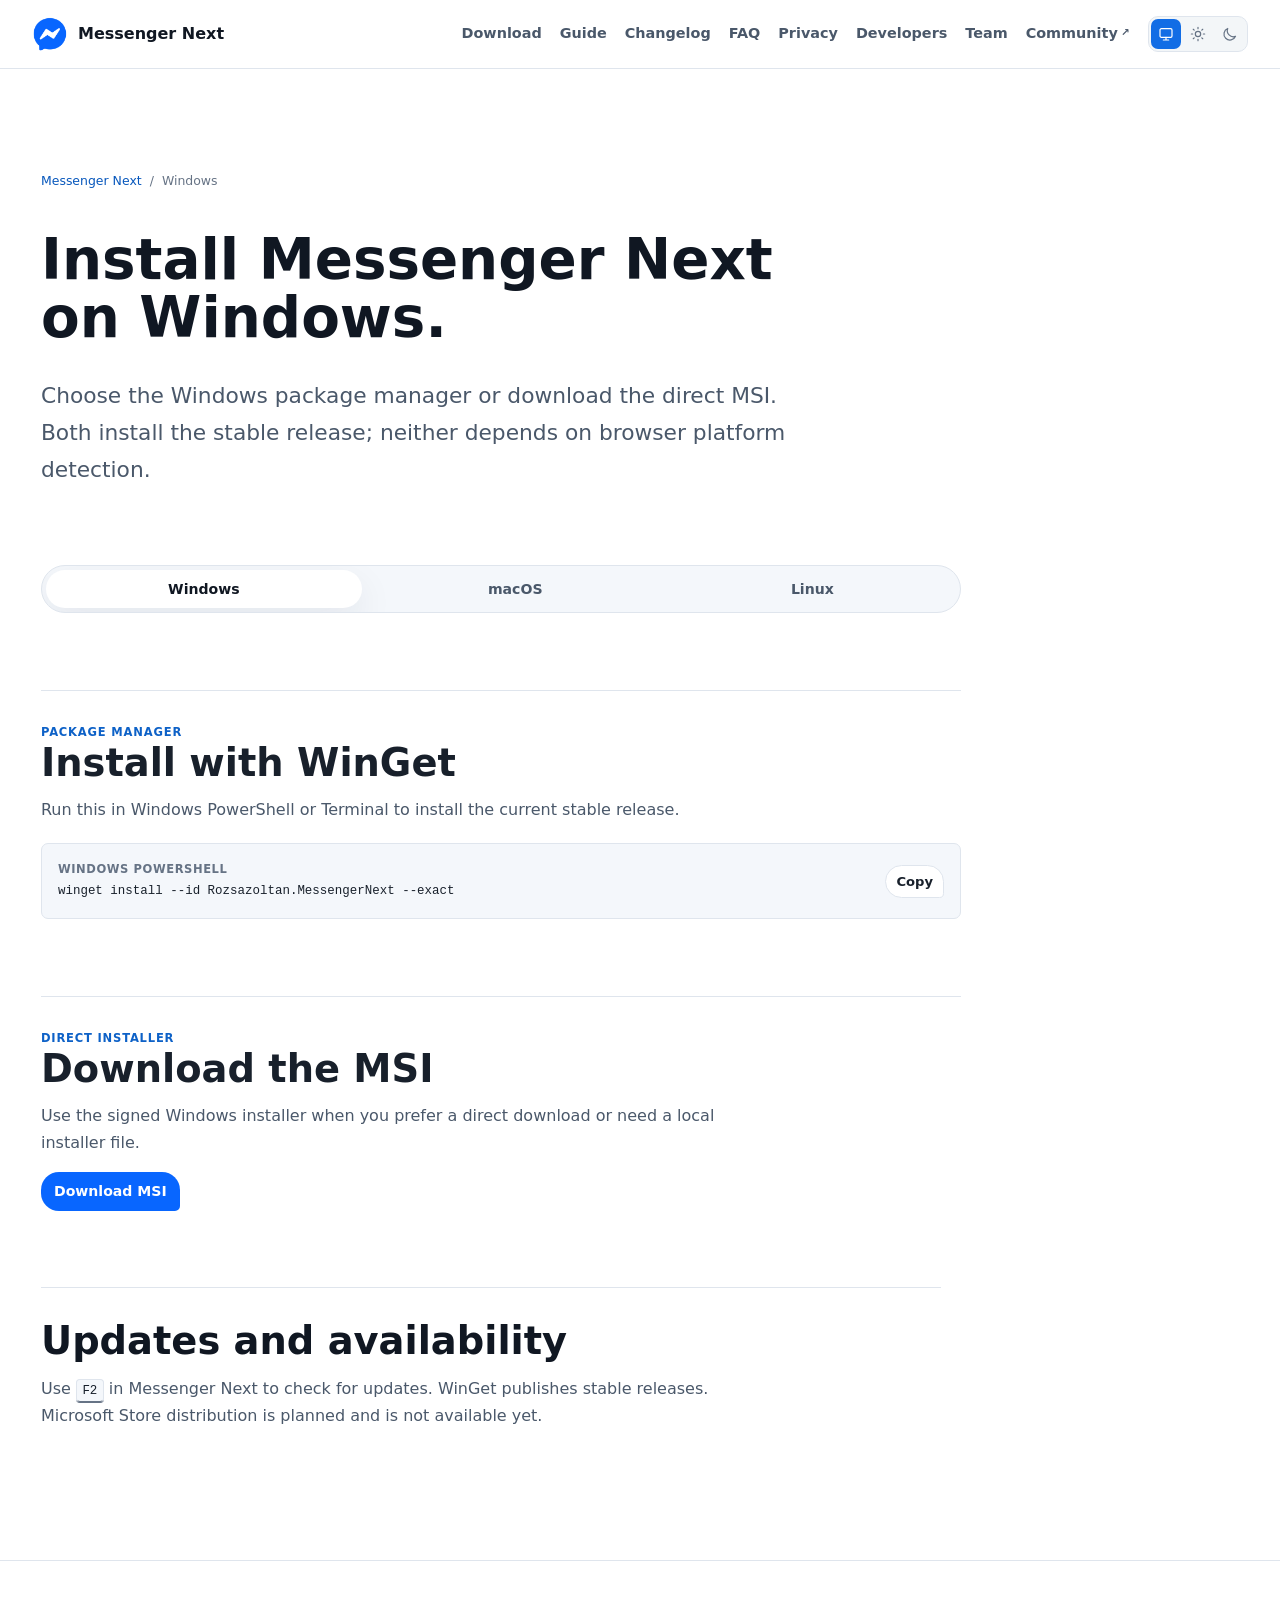
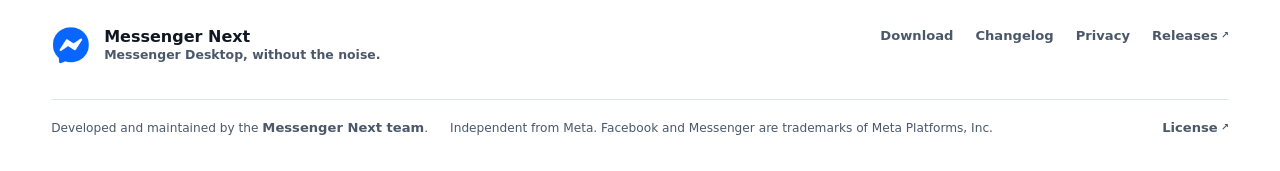
<file: docs/windows/index.html>
<!doctype html>
<html class="system" lang="en">
  <head>
    <meta charset="UTF-8" />
    <meta name="viewport" content="width=device-width, initial-scale=1" />
    <meta
      name="description"
      content="Install Messenger Next on Windows with WinGet or the direct MSI installer."
    />
    <meta name="theme-color" content="#ffffff" />
    <link rel="canonical" href="https://messengerdesktop.vercel.app/windows" />
    <meta property="og:title" content="Install Messenger Next on Windows" />
    <meta
      property="og:description"
      content="Install Messenger Next on Windows with WinGet or the direct MSI installer."
    />
    <meta property="og:type" content="website" />
    <meta
      property="og:url"
      content="https://messengerdesktop.vercel.app/windows"
    />
    <title>Install Messenger Next on Windows | Messenger Next</title>
    <link rel="icon" href="../assets/messenger.png" type="image/png" />
    <script src="../boot.js"></script>
    <link rel="stylesheet" href="../tokens.css" />
    <link rel="stylesheet" href="../styles.css" />
    <link rel="stylesheet" href="../seo-pages.css" />
    <script src="../app.js" defer></script>
  </head>
  <body class="seo-page-body">
    <a class="skip-link" href="#content">Skip to content</a>
    <header class="site-header">
      <div class="header-inner">
        <a class="brand" href="/" aria-label="Messenger Next home">
          <img src="../assets/messenger.png" alt="" width="36" height="36" />
          <span>Messenger Next</span>
        </a>
        <div class="header-actions">
          <nav class="header-nav" aria-label="Site navigation">
            <a href="/download">Download</a>
            <a href="/#guide">Guide</a>
            <a href="/changelog">Changelog</a>
            <a href="/faq">FAQ</a>
            <a href="/privacy">Privacy</a>
            <a href="/developers">Developers</a>
            <a href="/team">Team</a>
            <a href="https://github.com/rozsazoltan/messenger/discussions"
              >Community</a
            >
          </nav>
          <div class="theme-switch" role="group" aria-label="Appearance">
            <button
              class="theme-option"
              type="button"
              data-theme="system"
              aria-label="Use system appearance"
              title="System appearance"
            >
              <svg aria-hidden="true" viewBox="0 0 24 24">
                <rect x="3" y="4" width="18" height="13" rx="2" />
                <path d="M8 21h8M12 17v4" />
              </svg>
            </button>
            <button
              class="theme-option"
              type="button"
              data-theme="light"
              aria-label="Use light appearance"
              title="Light appearance"
            >
              <svg aria-hidden="true" viewBox="0 0 24 24">
                <circle cx="12" cy="12" r="4" />
                <path
                  d="M12 2v2M12 20v2M4.9 4.9l1.4 1.4M17.7 17.7l1.4 1.4M2 12h2M20 12h2M4.9 19.1l1.4-1.4M17.7 6.3l1.4-1.4"
                />
              </svg>
            </button>
            <button
              class="theme-option"
              type="button"
              data-theme="dark"
              aria-label="Use dark appearance"
              title="Dark appearance"
            >
              <svg aria-hidden="true" viewBox="0 0 24 24">
                <path d="M20.3 15.4A9 9 0 0 1 8.6 3.7 9 9 0 1 0 20.3 15.4Z" />
              </svg>
            </button>
          </div>
          <button
            class="menu-button"
            type="button"
            aria-expanded="false"
            aria-controls="mobile-navigation"
            aria-label="Open navigation"
            title="Open navigation"
          >
            <svg aria-hidden="true" viewBox="0 0 24 24">
              <path class="menu-icon-open" d="M4 6h16M4 12h16M4 18h16" />
              <path class="menu-icon-close" d="M6 6l12 12M18 6 6 18" />
            </svg>
          </button>
        </div>
      </div>
    </header>
    <main class="seo-main" id="content">
      <article class="seo-article platform-page">
        <header class="seo-hero">
          <nav class="breadcrumbs" aria-label="Breadcrumb">
            <a href="/">Messenger Next</a><span>/</span><span>Windows</span>
          </nav>

          <h1>
            <span class="platform-title-phrase"
              >Install
              <span class="platform-app-name">Messenger Next</span></span
            >
            <span class="platform-title-phrase">on Windows.</span>
          </h1>
          <p class="lead">
            Choose the Windows package manager or download the direct MSI. Both
            install the stable release; neither depends on browser platform
            detection.
          </p>
        </header>
        <nav class="platform-switcher" aria-label="Choose your platform">
          <a href="/windows" aria-current="page">Windows</a>
          <a href="/macos">macOS</a>
          <a href="/linux">Linux</a>
        </nav>
        <section class="install-option" aria-labelledby="windows-winget">
          <p class="eyebrow">Package manager</p>
          <h2 id="windows-winget">Install with WinGet</h2>
          <p>
            Run this in Windows PowerShell or Terminal to install the current
            stable release.
          </p>
          <section class="command-block">
            <div>
              <p class="command-label">Windows PowerShell</p>
              <code>winget install --id Rozsazoltan.MessengerNext --exact</code>
            </div>
            <button
              class="copy-button"
              type="button"
              data-copy="winget install --id Rozsazoltan.MessengerNext --exact"
            >
              Copy
            </button>
          </section>
        </section>
        <section class="install-option" aria-labelledby="windows-msi">
          <p class="eyebrow">Direct installer</p>
          <h2 id="windows-msi">Download the MSI</h2>
          <p>
            Use the signed Windows installer when you prefer a direct download
            or need a local installer file.
          </p>
          <a
            class="button button-primary"
            href="https://github.com/rozsazoltan/messenger/releases/latest/download/messenger-next.msi"
            >Download MSI</a
          >
        </section>
        <section class="seo-section platform-note">
          <h2>Updates and availability</h2>
          <p>
            Use <kbd>F2</kbd> in Messenger Next to check for updates. WinGet
            publishes stable releases. Microsoft Store distribution is planned
            and is not available yet.
          </p>
        </section>
      </article>
    </main>
    <footer class="site-footer">
      <div class="site-footer-inner">
        <a class="footer-brand" href="/" aria-label="Messenger Next home">
          <img src="../assets/messenger.png" alt="" width="40" height="40" />
          <span>
            <strong>Messenger Next</strong>
            <small>Messenger Desktop, without the noise.</small>
          </span>
        </a>
        <nav class="footer-links" aria-label="Footer navigation">
          <a href="/download">Download</a>
          <a href="/changelog">Changelog</a>
          <a href="/privacy">Privacy</a>
          <a href="https://github.com/rozsazoltan/messenger/releases"
            >Releases</a
          >
        </nav>
        <div class="footer-meta">
          <p>
            Developed and maintained by the
            <a href="/team">Messenger Next team</a>.
          </p>
          <p>
            Independent from Meta. Facebook and Messenger are trademarks of Meta
            Platforms, Inc.
          </p>
          <a href="https://github.com/rozsazoltan/messenger/blob/master/LICENSE"
            >License</a
          >
        </div>
      </div>
    </footer>
  </body>
</html>
</file>
<file: docs/tokens.css>
/* Hallmark · genre: modern-minimal · macrostructure: Workbench · theme: Cobalt · enrichment: code-native product demo */
:root {
  --space-1: 4px;
  --space-2: 8px;
  --space-3: 12px;
  --space-4: 16px;
  --space-5: 20px;
  --space-6: 24px;
  --space-8: 32px;
  --space-10: 40px;
  --space-12: 48px;
  --space-16: 64px;
  --space-20: 80px;
  --space-24: 96px;
  --space-32: 128px;
  --layout-gutter: clamp(18px, 3.2vw, 44px);
  --layout-content: 1352px;
  --section-space: clamp(80px, 9vw, 132px);
  --section-space-compact: clamp(56px, 6vw, 88px);
  --marketing-blue: #0866ff;
  --marketing-blue-deep: #0054d7;
  --marketing-blue-soft: #dfeeff;
  --button-bubble-radius: 18px 18px 5px 18px;
  --product-canvas: #ffffff;
  --product-surface: #f5f6f7;
  --product-surface-raised: #e9ebee;
  --product-surface-active: #e4e6eb;
  --product-line: rgb(20 24 31 / 12%);
  --product-border: rgb(20 24 31 / 22%);
  --product-ink: #16181c;
  --product-copy: #4b4f56;
  --product-muted: #747980;
  --product-blue: #0866ff;
  --product-notification: rgb(255 255 255 / 92%);
  --product-notification-border: rgb(20 24 31 / 14%);
  --product-shadow: 0 34px 80px rgb(20 37 59 / 18%);
  --release-insider: #b88905;
  --release-plan: #c95a22;
  --release-stable: #16864a;
  --dur-instant: 100ms;
  --dur-short: 180ms;
  --dur-medium: 280ms;
  --ease-out: cubic-bezier(0.16, 1, 0.3, 1);
  --ease-in: cubic-bezier(0.7, 0, 0.84, 0);
  --ease-in-out: cubic-bezier(0.65, 0, 0.35, 1);
  --z-base: 0;
  --z-raised: 2;
  --z-sticky: 10;
  --z-overlay: 20;
}

html.dark {
  --product-canvas: #111214;
  --product-surface: #18191c;
  --product-surface-raised: #24262a;
  --product-surface-active: #34363b;
  --product-line: rgb(255 255 255 / 10%);
  --product-border: rgb(255 255 255 / 20%);
  --product-ink: #f5f6f7;
  --product-copy: #c4c8ce;
  --product-muted: #9298a1;
  --product-notification: rgb(38 40 45 / 90%);
  --product-notification-border: rgb(255 255 255 / 14%);
  --product-shadow: 0 34px 80px rgb(0 0 0 / 34%);
  --release-insider: #e6bd31;
  --release-plan: #f18d59;
  --release-stable: #52bd7c;
}

@media (prefers-color-scheme: dark) {
  html.system {
    --product-canvas: #111214;
    --product-surface: #18191c;
    --product-surface-raised: #24262a;
    --product-surface-active: #34363b;
    --product-line: rgb(255 255 255 / 10%);
    --product-border: rgb(255 255 255 / 20%);
    --product-ink: #f5f6f7;
    --product-copy: #c4c8ce;
    --product-muted: #9298a1;
    --product-notification: rgb(38 40 45 / 90%);
    --product-notification-border: rgb(255 255 255 / 14%);
    --product-shadow: 0 34px 80px rgb(0 0 0 / 34%);
    --release-insider: #e6bd31;
    --release-plan: #f18d59;
    --release-stable: #52bd7c;
  }
}
</file>
<file: docs/styles.css>
/* Hallmark · pre-emit critique: P5 H5 E4 S5 R4 V5 · contrast: pass (40-41) · slop: pass (42-45) · honest: pass (46) · chrome: pass (47) · tokens: pass (48) · responsive: static pass (49) · icons: pass (30) · mobile: static pass (34, 49-57) */
:root {
  color-scheme: light;
  --accent: #126de5;
  --accent-strong: #0757bc;
  --accent-muted: #0d61c7;
  --canvas: #ffffff;
  --code: #eef3fb;
  --code-border: #dfe7f2;
  --header: rgb(255 255 255 / 84%);
  --ink: #18202b;
  --ink-strong: #101722;
  --ink-soft: #4a586a;
  --line: #dfe5ed;
  --marketing-action: #17202b;
  --marketing-action-hover: #000;
  --marketing-action-hover-ink: #fff;
  --marketing-action-ink: #fff;
  --marketing-canvas: #fff;
  --marketing-card: #f2f5f8;
  --marketing-card-hover: #e8eef5;
  --marketing-copy: #4a586a;
  --marketing-header: #fff;
  --marketing-header-line: #dfe5ed;
  --marketing-ink: #101722;
  --marketing-muted: #667385;
  --marketing-shadow: 0 20px 42px rgb(20 37 59 / 10%);
  --muted: #667385;
  --panel: #ffffff;
  --panel-raised: #f4f7fb;
  --soft: #f3f6fa;
  --sidebar: #f7f9fc;
  --shadow: 0 14px 36px rgb(20 37 59 / 8%);
  --site-header-height: 68px;
}

html.system {
  color-scheme: light dark;
}

html.dark {
  color-scheme: dark;
}

html.dark {
  --accent: #4c9aff;
  --accent-strong: #83bbff;
  --accent-muted: #8cc1ff;
  --canvas: #000;
  --code: #181818;
  --code-border: #303030;
  --header: rgb(0 0 0 / 84%);
  --ink: #f5f5f5;
  --ink-strong: #fff;
  --ink-soft: #b8b8b8;
  --line: #2b2b2b;
  --marketing-action: #262626;
  --marketing-action-hover: #fff;
  --marketing-action-hover-ink: #000;
  --marketing-action-ink: #fff;
  --marketing-canvas: #000;
  --marketing-card: #151515;
  --marketing-card-hover: #202020;
  --marketing-copy: #c2c5ca;
  --marketing-header: #000;
  --marketing-header-line: #242424;
  --marketing-ink: #fff;
  --marketing-muted: #aeb2b9;
  --marketing-shadow: 0 22px 42px rgb(0 0 0 / 30%);
  --muted: #a7a7a7;
  --panel: #141414;
  --panel-raised: #1b1b1b;
  --soft: #1f1f1f;
  --sidebar: #101010;
  --shadow: 0 20px 48px rgb(0 0 0 / 24%);
}

@media (prefers-color-scheme: dark) {
  html.system {
    --accent: #4c9aff;
    --accent-strong: #83bbff;
    --accent-muted: #8cc1ff;
    --canvas: #000;
    --code: #181818;
    --code-border: #303030;
    --header: rgb(0 0 0 / 84%);
    --ink: #f5f5f5;
    --ink-strong: #fff;
    --ink-soft: #b8b8b8;
    --line: #2b2b2b;
    --marketing-action: #262626;
    --marketing-action-hover: #fff;
    --marketing-action-hover-ink: #000;
    --marketing-action-ink: #fff;
    --marketing-canvas: #000;
    --marketing-card: #151515;
    --marketing-card-hover: #202020;
    --marketing-copy: #c2c5ca;
    --marketing-header: #000;
    --marketing-header-line: #242424;
    --marketing-ink: #fff;
    --marketing-muted: #aeb2b9;
    --marketing-shadow: 0 22px 42px rgb(0 0 0 / 30%);
    --muted: #a7a7a7;
    --panel: #141414;
    --panel-raised: #1b1b1b;
    --soft: #1f1f1f;
    --sidebar: #101010;
    --shadow: 0 20px 48px rgb(0 0 0 / 24%);
  }
}

* {
  box-sizing: border-box;
}

html {
  overflow-x: clip;
  scroll-behavior: smooth;
}

body {
  background: var(--canvas);
  color: var(--ink);
  font-family:
    Inter,
    ui-sans-serif,
    system-ui,
    -apple-system,
    BlinkMacSystemFont,
    "Segoe UI",
    sans-serif;
  font-size: 16px;
  line-height: 1.6;
  margin: 0;
  overflow-x: clip;
}

a {
  color: var(--accent-strong);
  text-decoration-thickness: 1px;
  text-underline-offset: 3px;
}

a:hover {
  color: var(--accent);
}

.external-link::after {
  content: "↗";
  display: inline-block;
  font-size: 0.72em;
  margin-left: 0.34em;
  transform: translateY(-0.24em);
}

.button[href*="/releases/"].external-link::after,
.release-action.external-link::after,
.landing-platforms a.external-link::after {
  content: none;
}

button,
a {
  -webkit-tap-highlight-color: transparent;
}

button,
.button,
.copy-button,
.brand,
.header-nav,
.theme-switch,
.menu-button,
.mobile-navigation,
.guide-nav,
.release-action,
.release-tabs,
.release-route,
.faq-list summary,
.faq-page-list summary,
.footer-brand,
.footer-links {
  -webkit-user-select: none;
  user-select: none;
}

button:focus-visible,
a:focus-visible,
summary:focus-visible {
  outline: 3px solid rgb(18 109 229 / 35%);
  outline-offset: 3px;
}

code,
kbd {
  font-family: "SFMono-Regular", Consolas, "Liberation Mono", monospace;
}

code {
  background: var(--code);
  border: 1px solid var(--code-border);
  border-radius: 4px;
  color: var(--ink);
  font-size: 0.9em;
  padding: 0.1rem 0.3rem;
}

kbd {
  background: var(--panel-raised);
  border: 1px solid var(--line);
  border-bottom-color: var(--muted);
  border-radius: 4px;
  box-shadow: 0 1px 0 var(--muted);
  color: var(--ink);
  font-size: 0.78em;
  line-height: 1;
  padding: 0.22rem 0.34rem;
}

.skip-link {
  background: var(--ink);
  color: #fff;
  left: 1rem;
  padding: 0.5rem 0.75rem;
  position: fixed;
  top: -4rem;
  z-index: 20;
}

.skip-link:focus {
  top: 1rem;
}

html.motion-pending .site-header,
html.motion-pending [data-product-runway],
html.motion-pending [data-release-card],
html.motion-pending [data-hero-copy],
html.motion-pending [data-hero-window],
html.motion-pending [data-focus-overlay] {
  visibility: hidden;
}

.site-header {
  -webkit-backdrop-filter: blur(18px);
  backdrop-filter: blur(18px);
  background: var(--marketing-header);
  border-bottom: 1px solid var(--marketing-header-line);
  position: sticky;
  top: 0;
  z-index: 10;
}

.header-inner {
  align-items: center;
  display: flex;
  height: 68px;
  justify-content: space-between;
  margin: 0 auto;
  max-width: 1440px;
  padding: 0 32px;
}

.brand {
  align-items: center;
  color: var(--marketing-ink);
  display: inline-flex;
  font-size: 1rem;
  font-weight: 720;
  gap: 10px;
  letter-spacing: 0;
  text-decoration: none;
}

.brand img {
  display: block;
}

.brand small {
  color: var(--muted);
  font-size: 0.78rem;
  font-weight: 600;
  margin-left: 4px;
}

.header-nav {
  display: flex;
  gap: 18px;
}

.header-actions {
  align-items: center;
  display: flex;
  gap: 18px;
}

.header-nav a {
  color: var(--marketing-copy);
  font-size: 0.9rem;
  font-weight: 650;
  text-decoration: none;
}

.theme-switch {
  -webkit-backdrop-filter: blur(14px);
  backdrop-filter: blur(14px);
  background: color-mix(in srgb, var(--marketing-card) 88%, transparent);
  border: 1px solid var(--marketing-header-line);
  border-radius: 10px;
  display: inline-flex;
  gap: 2px;
  padding: 2px;
}

.theme-option {
  align-items: center;
  background: transparent;
  border: 0;
  border-radius: 7px;
  color: var(--marketing-muted);
  cursor: pointer;
  display: inline-flex;
  font: inherit;
  height: 30px;
  justify-content: center;
  padding: 0;
  width: 30px;
}

.theme-option svg {
  fill: none;
  height: 16px;
  stroke: currentColor;
  stroke-linecap: round;
  stroke-linejoin: round;
  stroke-width: 1.8;
  width: 16px;
}

.theme-option[aria-pressed="true"] {
  background: var(--accent);
  color: #fff;
}

.menu-button {
  align-items: center;
  background: var(--marketing-card);
  border: 1px solid var(--marketing-header-line);
  border-radius: 10px;
  color: var(--marketing-ink);
  cursor: pointer;
  display: none;
  height: 36px;
  justify-content: center;
  padding: 0;
  transition:
    background-color 180ms ease,
    border-color 180ms ease;
  width: 36px;
}

.menu-button:hover {
  background: var(--soft);
  border-color: color-mix(
    in srgb,
    var(--accent) 32%,
    var(--marketing-header-line)
  );
}

.menu-button svg {
  fill: none;
  height: 18px;
  overflow: visible;
  stroke: currentColor;
  stroke-linecap: round;
  stroke-linejoin: round;
  stroke-width: 1.8;
  width: 18px;
}

.menu-button path {
  transform-box: fill-box;
  transform-origin: center;
  transition:
    opacity 180ms ease,
    transform 220ms ease;
}

.menu-icon-close {
  opacity: 0;
  transform: rotate(-35deg) scale(0.7);
}

.menu-button[aria-expanded="true"] .menu-icon-open {
  opacity: 0;
  transform: rotate(35deg) scale(0.7);
}

.menu-button[aria-expanded="true"] .menu-icon-close {
  opacity: 1;
  transform: rotate(0deg) scale(1);
}

.mobile-navigation {
  display: none;
}

.landing,
.focus-story,
.landing-download,
.guide-intro {
  margin: 0 auto;
  max-width: 1440px;
}

.landing {
  background: var(--marketing-canvas);
  color: var(--marketing-ink);
  margin: 0;
  max-width: none;
  overflow: clip;
  padding: 0 max(44px, calc((100vw - 1352px) / 2));
  position: relative;
}

.marketing-flow {
  background: var(--marketing-canvas);
  color: var(--marketing-ink);
  overflow: clip;
}

.landing-hero,
.landing-rail {
  margin: 0 auto;
  max-width: 1352px;
}

.landing-hero {
  align-items: center;
  display: grid;
  gap: clamp(36px, 6vw, 88px);
  grid-template-columns: minmax(0, 1.12fr) minmax(0, 0.88fr);
  min-height: calc(100svh - var(--site-header-height) - 112px);
  padding: clamp(44px, 6vw, 86px) 0 clamp(36px, 4vw, 58px);
}

.landing-copy {
  max-width: 570px;
}

.landing h1,
.focus-story h2,
.landing-download h2,
.guide-intro h2 {
  color: var(--ink-strong);
  font-weight: 740;
  letter-spacing: 0;
  margin: 0;
}

.landing h1 {
  color: var(--marketing-ink);
  font-size: clamp(3rem, 4.25vw, 5.15rem);
  line-height: 0.97;
}

.landing h1 > .landing-title-primary {
  display: block;
}

.landing h1 > .landing-title-secondary {
  display: block;
  font-size: 0.68em;
  line-height: 1.08;
  margin-top: 0.12em;
}

.landing-tagline {
  color: var(--accent-strong);
  font-size: clamp(1.05rem, 1.4vw, 1.22rem);
  margin: 28px 0 0;
}

.landing-lead {
  color: var(--marketing-copy);
  font-size: 1.05rem;
  line-height: 1.7;
  margin: 18px 0 0;
  max-width: 500px;
}

.landing-actions {
  display: flex;
  flex-wrap: wrap;
  gap: 12px;
  margin-top: 32px;
}

.landing-media {
  --hero-offset: 0px;
  --hero-scale: 1;
  perspective: 1400px;
  transform-style: preserve-3d;
  transform: translate3d(0, var(--hero-offset), 0) scale(var(--hero-scale));
  transform-origin: 58% 50%;
  transition: transform 80ms linear;
  will-change: transform;
}

.landing-media img {
  display: block;
  filter: drop-shadow(0 40px 48px rgb(0 0 0 / 64%));
  height: auto;
  max-width: none;
  width: 122%;
}

.split-line,
.split-word {
  will-change: transform;
}

.landing-media img {
  margin-left: -11%;
}

.landing-rail {
  display: grid;
  gap: 10px;
  grid-template-columns: repeat(3, 1fr);
  padding: 0 0 18px;
}

.landing-rail p {
  background: var(--marketing-card);
  border-radius: 7px;
  box-shadow: var(--marketing-shadow);
  color: var(--marketing-copy);
  display: grid;
  gap: 6px;
  line-height: 1.35;
  margin: 0;
  min-height: 154px;
  padding: 24px 24px 22px;
  transition:
    background-color 180ms ease,
    transform 180ms ease;
}

.landing-rail p:hover {
  background: var(--marketing-card-hover);
  transform: translateY(-3px);
}

.landing-rail > p > span {
  color: var(--marketing-muted);
  display: block;
  font-family: "SFMono-Regular", Consolas, "Liberation Mono", monospace;
  font-size: 0.78rem;
  font-weight: 800;
}

.release-status strong {
  color: var(--marketing-ink);
  font-size: clamp(1.38rem, 2vw, 1.75rem);
  font-weight: 760;
  line-height: 1.1;
}

.release-status small {
  color: var(--marketing-muted);
  font-size: 0.78rem;
}

.release-action {
  align-items: center;
  align-self: start;
  background: var(--marketing-action);
  border-radius: 5px;
  color: var(--marketing-action-ink);
  display: inline-flex;
  font-size: 0.75rem;
  font-weight: 720;
  gap: 6px;
  justify-content: center;
  min-height: 30px;
  padding: 5px 9px;
  text-decoration: none;
  transition:
    background-color 160ms ease,
    color 160ms ease,
    transform 160ms ease;
  white-space: nowrap;
  width: fit-content;
}

.release-action:hover {
  background: var(--marketing-action-hover);
  color: var(--marketing-action-hover-ink);
  transform: translateY(-1px);
}

.download-icon {
  fill: none;
  flex: 0 0 auto;
  height: 0.95em;
  stroke: currentColor;
  stroke-linecap: round;
  stroke-linejoin: round;
  stroke-width: 1.9;
  width: 0.95em;
}

.focus-list > li > span {
  color: var(--accent);
  display: block;
  font-family: "SFMono-Regular", Consolas, "Liberation Mono", monospace;
  font-size: 0.78rem;
  font-weight: 800;
  margin-bottom: 9px;
}

.blue-divider {
  background: #0866ff;
  color: #fff;
  overflow: clip;
}

.blue-divider-inner {
  --divider-rotate: 0deg;
  --divider-shift: 0px;
  align-items: center;
  display: flex;
  gap: clamp(44px, 9vw, 170px);
  justify-content: space-between;
  margin: 0 auto;
  max-width: 1440px;
  min-height: clamp(178px, 19vw, 280px);
  padding: 34px 44px;
  transform: translate3d(var(--divider-shift), 0, 0)
    rotate(var(--divider-rotate));
  transition: transform 80ms linear;
  will-change: transform;
}

.blue-divider p {
  font-size: clamp(2.8rem, 5vw, 5.8rem);
  font-weight: 760;
  letter-spacing: 0;
  line-height: 0.92;
  margin: 0;
}

@media (min-width: 681px) {
  .blue-divider p {
    flex: 0 0 auto;
    white-space: nowrap;
  }
}

.divider-ribbon {
  flex: 0 1 490px;
  height: clamp(82px, 9vw, 132px);
  min-width: 230px;
  position: relative;
}

.divider-ribbon span {
  background: rgb(255 255 255 / 93%);
  border-radius: 58% 42% 64% 36% / 52% 54% 46% 48%;
  display: block;
  inset: 25% 3% 26% 6%;
  position: absolute;
  transform: rotate(-8deg) translate3d(0, 0, 0);
  will-change: transform;
}

.divider-ribbon span:nth-child(2) {
  background: rgb(255 255 255 / 42%);
  inset: 7% 13% 53% 20%;
  transform: rotate(7deg) translate3d(0, 0, 0);
}

.divider-ribbon span:nth-child(3) {
  background: rgb(255 255 255 / 67%);
  inset: 51% 20% 7% 12%;
  transform: rotate(4deg) translate3d(0, 0, 0);
}

html.motion-ready .divider-ribbon.is-active span {
  animation: ribbon-drift 6.5s ease-in-out infinite alternate;
}

html.motion-ready .divider-ribbon.is-active span:nth-child(2) {
  animation-delay: -2.1s;
  animation-duration: 7.8s;
}

html.motion-ready .divider-ribbon.is-active span:nth-child(3) {
  animation-delay: -4.4s;
  animation-duration: 5.9s;
}

@keyframes ribbon-drift {
  from {
    transform: rotate(-8deg) translate3d(-4%, -2%, 0) scaleX(0.96);
  }

  to {
    transform: rotate(6deg) translate3d(5%, 4%, 0) scaleX(1.05);
  }
}

.focus-story {
  align-items: start;
  display: grid;
  gap: clamp(48px, 10vw, 168px);
  grid-template-columns: minmax(0, 1fr) minmax(300px, 0.8fr);
  padding: clamp(120px, 16vw, 210px) 44px;
}

.focus-window {
  --story-rotate: 0deg;
  --story-scale: 1;
  --story-shift: 0px;
  align-self: start;
  position: relative;
  top: auto;
  transform: translate3d(0, var(--story-shift), 0) rotate(var(--story-rotate))
    scale(var(--story-scale));
  transform-origin: 50% 50%;
  transition: transform 80ms linear;
  will-change: transform;
}

.product-story {
  max-width: 720px;
  width: 100%;
}

.product-window {
  --demo-chat-header-height: 57px;
  --product-titlebar-height: 42px;
  background: #111214;
  border: 1px solid rgb(224 230 240 / 22%);
  border-radius: 9px;
  box-shadow: 0 32px 70px rgb(9 22 47 / 24%);
  color: #eef5ff;
  isolation: isolate;
  overflow: visible;
  position: relative;
}

.product-window[data-focus-stage="1"] .demo-contact.is-active {
  background: #353a42;
}

.product-window[data-focus-stage="2"] .demo-chat {
  background: #0e0f11;
}

.product-titlebar {
  align-items: center;
  border-bottom: 1px solid rgb(167 196 238 / 13%);
  color: #c7c9cc;
  display: flex;
  font-size: 0.68rem;
  font-weight: 680;
  height: var(--product-titlebar-height);
  letter-spacing: 0.02em;
  position: relative;
}

.window-controls {
  display: flex;
  gap: 2px;
  position: absolute;
  right: 0;
  top: 0;
}

.window-controls i {
  display: grid;
  height: var(--product-titlebar-height);
  place-items: center;
  position: relative;
  width: 34px;
}

.window-controls i::before,
.window-controls i::after {
  background: #afb3ba;
  content: "";
  display: block;
  position: absolute;
}

.window-controls i:first-child::before {
  height: 1px;
  width: 9px;
}

.window-controls i:nth-child(2)::before {
  background: transparent;
  border: 1px solid #afb3ba;
  height: 8px;
  width: 8px;
}

.window-controls i:last-child::before,
.window-controls i:last-child::after {
  height: 1px;
  width: 10px;
}

.window-controls i:last-child::before {
  transform: rotate(45deg);
}

.window-controls i:last-child::after {
  transform: rotate(-45deg);
}

.product-layout {
  display: grid;
  grid-template-columns: 46px minmax(145px, 0.36fr) minmax(0, 1fr);
  min-height: 388px;
}

.demo-appbar {
  align-items: center;
  background: #151719;
  border-radius: 0 0 0 8px;
  border-right: 1px solid rgb(211 217 226 / 11%);
  display: grid;
  gap: 17px;
  grid-template-rows: auto repeat(3, auto) 1fr auto;
  justify-items: center;
  padding: 14px 0 16px;
}

.demo-appbar img {
  display: block;
  height: 22px;
  width: 22px;
}

.demo-appbar i {
  border: 1.5px solid #85909f;
  border-radius: 50%;
  height: 12px;
  opacity: 0.82;
  position: relative;
  width: 12px;
}

.demo-appbar i:nth-of-type(2) {
  border-radius: 3px;
}

.demo-appbar i:nth-of-type(3) {
  border-radius: 2px;
  height: 11px;
  width: 13px;
}

.demo-appbar i:last-child {
  align-self: end;
  border-radius: 50%;
}

.demo-appbar i.is-active {
  background: #0084ff;
  border-color: #0084ff;
  box-shadow: 0 0 0 4px rgb(0 132 255 / 12%);
}

.demo-conversations {
  background: #181a1e;
  border-right: 1px solid rgb(167 196 238 / 13%);
  padding: 13px 9px;
}

.demo-profile {
  align-items: center;
  border-bottom: 1px solid rgb(167 196 238 / 11%);
  display: flex;
  gap: 8px;
  margin: 0 3px 10px;
  padding: 0 0 12px;
}

.demo-avatar {
  background-image: url("./assets/messenger-next-avatars.webp");
  background-size: 200% 200%;
  border-radius: 50%;
  display: block;
  flex: 0 0 auto;
  height: 30px;
  width: 30px;
}

.avatar-one {
  background-position: 0 0;
}

.avatar-two {
  background-position: 100% 0;
}

.avatar-three {
  background-position: 0 100%;
}

.avatar-four {
  background-position: 100% 100%;
}

.demo-profile-lines {
  display: grid;
  gap: 5px;
  width: 68px;
}

.demo-profile-lines i {
  background: #536176;
  border-radius: 2px;
  display: block;
  height: 5px;
  width: 100%;
}

.demo-profile-lines i:last-child {
  opacity: 0.65;
  width: 58%;
}

.demo-contact {
  align-items: center;
  border-radius: 6px;
  display: grid;
  gap: 7px;
  grid-template-columns: auto minmax(0, 1fr) auto;
  margin: 2px 0;
  padding: 8px 6px;
}

.demo-contact.is-active {
  background: #2b3038;
}

.demo-contact .demo-avatar {
  height: 27px;
  width: 27px;
}

.demo-contact span:not(.demo-avatar),
.demo-chat-header > span:not(.demo-avatar) {
  display: grid;
  min-width: 0;
}

.demo-contact strong,
.demo-chat-header strong {
  color: #f2f6fd;
  font-size: 0.66rem;
  font-weight: 720;
  line-height: 1.2;
}

.demo-contact small,
.demo-chat-header small {
  color: #9faec2;
  font-size: 0.57rem;
  line-height: 1.25;
  overflow: hidden;
  text-overflow: ellipsis;
  white-space: nowrap;
}

.demo-contact.is-active small {
  color: #c9cdd3;
}

.demo-contact time {
  color: #94a4b9;
  font-size: 0.53rem;
}

.demo-contact.is-active time {
  color: #d5d8dd;
}

.demo-chat {
  display: grid;
  grid-template-rows: auto minmax(0, 1fr) auto;
  min-width: 0;
}

.demo-chat-header {
  align-items: center;
  border-bottom: 1px solid rgb(167 196 238 / 13%);
  display: flex;
  gap: 9px;
  min-height: var(--demo-chat-header-height);
  padding: 0 17px;
}

.demo-chat-header .demo-avatar {
  height: 32px;
  width: 32px;
}

.demo-chat-actions {
  display: flex;
  gap: 7px;
  margin-left: auto;
}

.demo-chat-actions i {
  border: 1px solid #7c8ba0;
  border-radius: 50%;
  height: 9px;
  width: 9px;
}

.demo-messages {
  align-content: end;
  align-items: start;
  display: grid;
  gap: 8px;
  grid-auto-rows: max-content;
  justify-items: start;
  padding: 21px 20px 13px;
}

.demo-message {
  align-self: start;
  border-radius: 12px;
  font-size: 0.72rem;
  inline-size: fit-content;
  line-height: 1.4;
  margin: 0;
  max-inline-size: 78%;
  padding: 8px 11px;
}

.demo-message.incoming {
  background: #303338;
  border-bottom-left-radius: 4px;
  color: #e5edf9;
}

.demo-message.outgoing {
  background: #0084ff;
  border-bottom-right-radius: 4px;
  color: #fff;
  justify-self: end;
  margin-left: auto;
}

.demo-typing {
  align-items: center;
  background: #303338;
  border-radius: 12px;
  border-bottom-left-radius: 4px;
  display: flex;
  gap: 4px;
  height: 26px;
  margin: 0;
  padding: 0 10px;
  width: fit-content;
}

.demo-typing i {
  animation: typing-dot 1.1s ease-in-out infinite;
  background: #a7b8cf;
  border-radius: 50%;
  display: block;
  height: 4px;
  width: 4px;
}

.demo-typing i:nth-child(2) {
  animation-delay: 120ms;
}

.demo-typing i:nth-child(3) {
  animation-delay: 240ms;
}

.demo-composer {
  align-items: center;
  color: #7f8da1;
  display: flex;
  font-size: 0.63rem;
  justify-content: space-between;
  margin: 0 13px;
  min-height: 47px;
}

.demo-composer i {
  background: #0084ff;
  border-radius: 50%;
  display: block;
  height: 15px;
  width: 15px;
}

.demo-notifications {
  display: grid;
  gap: 8px;
  pointer-events: none;
  position: absolute;
  right: 0;
  top: 0;
  transform: translate3d(50%, -50%, 0);
  width: min(214px, 44%);
  z-index: 2;
}

.demo-notification {
  -webkit-backdrop-filter: blur(16px);
  align-items: center;
  backdrop-filter: blur(16px);
  background: rgb(34 37 43 / 86%);
  border: 1px solid rgb(232 237 245 / 16%);
  border-radius: 6px;
  box-shadow: 0 16px 38px rgb(0 0 0 / 33%);
  display: grid;
  gap: 8px;
  grid-template-columns: auto minmax(0, 1fr) auto;
  opacity: 0;
  padding: 9px;
}

.demo-notification .demo-avatar {
  height: 27px;
  width: 27px;
}

.demo-notification p {
  display: grid;
  line-height: 1.2;
  margin: 0;
  min-width: 0;
}

.demo-notification strong {
  color: #f2f6fd;
  font-size: 0.62rem;
}

.demo-notification p span,
.demo-notification time {
  color: #bdcada;
  font-size: 0.56rem;
}

.demo-notification p span {
  overflow: hidden;
  text-overflow: ellipsis;
  white-space: nowrap;
}

@keyframes typing-dot {
  0%,
  100% {
    opacity: 0.45;
    transform: translateY(0);
  }

  50% {
    opacity: 1;
    transform: translateY(-2px);
  }
}

.focus-copy {
  padding-top: clamp(24px, 7vw, 94px);
}

.focus-story h2 {
  color: var(--marketing-ink);
  font-size: clamp(2.5rem, 4.6vw, 5.2rem);
  line-height: 1.02;
}

.focus-list {
  display: grid;
  gap: 9px;
  list-style: none;
  margin: 44px 0 0;
  padding: 0;
}

.focus-list li {
  align-items: center;
  background: var(--marketing-card);
  border-radius: 7px;
  box-shadow: var(--marketing-shadow);
  color: var(--marketing-ink);
  display: grid;
  font-size: clamp(1.1rem, 1.65vw, 1.45rem);
  font-weight: 650;
  gap: 18px;
  grid-template-columns: 34px 1fr;
  padding: 18px 20px;
  transition:
    background-color 180ms ease,
    transform 180ms ease;
}

.focus-list span {
  margin: 0;
}

.focus-list li.is-active {
  background: var(--marketing-card-hover);
  transform: translateX(8px);
}

.focus-list li > div {
  display: grid;
  gap: 2px;
}

.focus-list strong {
  font: inherit;
}

.focus-list small {
  color: var(--marketing-muted);
  font-size: 0.78rem;
  font-weight: 500;
}

.landing-download {
  padding: clamp(88px, 11vw, 142px) 44px;
}

.landing-section-heading {
  align-items: end;
  display: flex;
  gap: 36px;
  justify-content: space-between;
}

.landing-download h2,
.guide-intro h2 {
  font-size: clamp(2.3rem, 4vw, 4.2rem);
  line-height: 1;
}

.landing-download h2 {
  color: var(--marketing-ink);
}

.landing-section-heading p,
.guide-intro p {
  color: var(--ink-soft);
  margin: 0;
  max-width: 430px;
}

.landing-section-heading p {
  color: var(--marketing-copy);
}

.landing-platforms {
  display: grid;
  gap: 10px;
  grid-template-columns: repeat(3, 1fr);
  margin-top: 58px;
}

.landing-platforms a {
  background: var(--marketing-card);
  border-radius: 7px;
  box-shadow: var(--marketing-shadow);
  color: var(--marketing-ink);
  display: grid;
  gap: 6px;
  min-height: 196px;
  padding: 26px 28px;
  text-decoration: none;
  transition:
    background-color 180ms ease,
    transform 180ms ease;
}

.landing-platforms a:hover {
  background: var(--marketing-card-hover);
  color: var(--marketing-ink);
  transform: translateY(-4px);
}

.landing-platforms > a > span {
  font-size: 1.22rem;
  font-weight: 720;
}

.platform-icon {
  color: var(--accent);
  height: 30px;
  margin-bottom: 7px;
  stroke: currentColor;
  stroke-linecap: round;
  stroke-linejoin: round;
  stroke-width: 1.7;
  width: 30px;
}

.platform-icon-windows {
  fill: currentColor;
  stroke: none;
}

.landing-platforms small {
  color: var(--accent-muted);
  font-family: "SFMono-Regular", Consolas, "Liberation Mono", monospace;
  font-size: 0.76rem;
}

.landing-platforms strong {
  align-self: end;
  align-items: center;
  color: var(--accent-strong);
  display: inline-flex;
  font-size: 0.9rem;
  gap: 6px;
  width: fit-content;
}

.guide-boundary {
  background: var(--sidebar);
  border-bottom: 1px solid var(--line);
  border-top: 1px solid var(--line);
  height: 18px;
  overflow: clip;
  position: relative;
}

.guide-boundary::before {
  background: var(--line);
  content: "";
  height: 1px;
  inset: 50% 0 auto;
  position: absolute;
  transform-origin: 0 50%;
  width: 100%;
}

.guide-intro {
  align-items: end;
  display: flex;
  gap: 40px;
  justify-content: space-between;
  padding: clamp(92px, 12vw, 160px) 44px;
}

.guide-intro > div {
  display: grid;
  gap: 20px;
}

.guide-intro .button {
  flex: 0 0 auto;
}

html.motion-ready [data-reveal] {
  opacity: 0;
  transform: translate3d(0, 22px, 0);
  transition:
    opacity 620ms ease,
    transform 620ms cubic-bezier(0.2, 0.65, 0.25, 1);
}

html.motion-ready [data-reveal].is-revealed {
  opacity: 1;
  transform: translate3d(0, 0, 0);
}

.page-shell {
  align-items: start;
  display: grid;
  grid-template-areas: "sidebar content";
  grid-template-columns: minmax(210px, 265px) minmax(0, 1fr);
  margin: 0 auto;
  max-width: 1440px;
  min-height: calc(100vh - var(--site-header-height));
}

.sidebar {
  align-self: start;
  background: var(--sidebar);
  border-right: 1px solid var(--line);
  display: flex;
  flex-direction: column;
  grid-area: sidebar;
  height: calc(100vh - var(--site-header-height));
  justify-content: space-between;
  min-height: 0;
  overflow-y: auto;
  padding: 32px 22px 24px;
  position: sticky;
  top: var(--site-header-height);
}

.guide-nav {
  display: grid;
  gap: 2px;
}

.nav-label {
  color: var(--muted);
  font-size: 0.68rem;
  font-weight: 800;
  letter-spacing: 0.08em;
  margin: 20px 10px 5px;
  text-transform: uppercase;
}

.nav-label:first-child {
  margin-top: 0;
}

.guide-nav a {
  border-radius: 5px;
  color: var(--ink-soft);
  font-size: 0.9rem;
  font-weight: 610;
  padding: 6px 10px;
  text-decoration: none;
}

.guide-nav a:hover {
  background: var(--soft);
  color: var(--ink);
}

.guide-nav a.active {
  background: color-mix(in srgb, var(--accent) 14%, var(--panel));
  color: var(--accent-strong);
}

.sidebar-note {
  border-top: 1px solid var(--line);
  display: grid;
  gap: 4px;
  margin-top: 24px;
  padding: 18px 10px 0;
}

.sidebar-note strong {
  color: var(--ink);
  font-size: 0.87rem;
}

.sidebar-note a {
  font-size: 0.8rem;
}

.note-label,
.eyebrow {
  color: var(--accent-muted);
  font-size: 0.72rem;
  font-weight: 800;
  letter-spacing: 0.07em;
  margin: 0;
  text-transform: uppercase;
}

main {
  min-width: 0;
}

.guide-content {
  grid-area: content;
  margin: 0 auto;
  max-width: 940px;
  padding: 64px 56px 86px;
}

section {
  scroll-margin-top: 94px;
}

.intro {
  border-bottom: 1px solid var(--line);
  padding-bottom: 52px;
}

.intro-heading {
  align-items: flex-start;
  display: flex;
  gap: 30px;
  justify-content: space-between;
}

h1,
h2,
h3,
p {
  margin-top: 0;
}

h1,
h2,
h3 {
  color: var(--ink);
  letter-spacing: 0;
}

h1 {
  font-size: clamp(2rem, 3.5vw, 3.05rem);
  line-height: 1.12;
  margin: 14px 0 18px;
  max-width: 710px;
}

h2 {
  font-size: 1.68rem;
  line-height: 1.2;
  margin-bottom: 10px;
}

h3 {
  font-size: 1.05rem;
  line-height: 1.3;
  margin-bottom: 10px;
}

.lead {
  color: var(--ink-soft);
  font-size: 1.06rem;
  margin-bottom: 0;
  max-width: 720px;
}

.hero-icon {
  flex: 0 0 auto;
  margin-top: 14px;
}

.overview-points {
  border-top: 1px solid var(--line);
  display: grid;
  grid-template-columns: repeat(3, 1fr);
  margin-top: 38px;
}

.overview-points > div {
  min-width: 0;
  padding: 22px 22px 0 0;
}

.overview-points > div + div {
  border-left: 1px solid var(--line);
  padding-left: 22px;
}

.overview-points span {
  color: var(--accent);
  font-family: "SFMono-Regular", Consolas, monospace;
  font-size: 0.78rem;
  font-weight: 800;
}

.overview-points p {
  color: var(--ink-soft);
  font-size: 0.85rem;
  line-height: 1.55;
  margin: 8px 0 0;
}

.guide-content > section:not(.intro) {
  border-bottom: 1px solid var(--line);
  padding: 68px 0;
}

.section-heading {
  margin-bottom: 28px;
  max-width: 690px;
}

.section-heading .eyebrow {
  margin-bottom: 9px;
}

.section-heading > p:not(.eyebrow) {
  color: var(--ink-soft);
  margin-bottom: 0;
}

.compact-heading {
  margin-bottom: 18px;
}

.compact-heading h3 {
  font-size: 1.25rem;
}

.platform-grid {
  display: grid;
  gap: 12px;
  grid-template-columns: repeat(3, minmax(0, 1fr));
}

.platform-card {
  background: var(--panel);
  border: 1px solid var(--line);
  border-radius: 7px;
  display: flex;
  flex-direction: column;
  min-height: 236px;
  padding: 22px;
}

.platform-name {
  font-size: 1.12rem;
  font-weight: 760;
  margin-bottom: 1px;
}

.platform-format {
  color: var(--accent-muted);
  font-family: "SFMono-Regular", Consolas, monospace;
  font-size: 0.76rem;
  font-weight: 750;
  margin-bottom: 14px;
}

.platform-card > p:not(.platform-name):not(.platform-format) {
  color: var(--ink-soft);
  font-size: 0.88rem;
  line-height: 1.55;
  margin-bottom: 20px;
}

.button {
  align-items: center;
  border: 1px solid transparent;
  border-radius: var(--button-bubble-radius);
  display: inline-flex;
  font-size: 0.88rem;
  font-weight: 720;
  justify-content: center;
  min-height: 36px;
  padding: 7px 12px;
  text-decoration: none;
}

.platform-card .button {
  margin-top: auto;
}

.button-primary {
  background: var(--marketing-blue);
  color: #fff;
}

.button-primary:hover {
  background: var(--marketing-blue-deep);
  color: #fff;
}

.button-secondary {
  background: var(--panel);
  border-color: var(--line);
  color: var(--ink);
}

.button-secondary:hover {
  background: var(--soft);
  color: var(--ink);
}

.platform-details,
.split-list {
  display: grid;
  gap: 36px;
  grid-template-columns: repeat(2, minmax(0, 1fr));
  margin-top: 34px;
}

.platform-details ol {
  color: var(--ink-soft);
  margin: 0 0 12px;
  padding-left: 1.3rem;
}

.platform-details li + li {
  margin-top: 4px;
}

.quiet {
  color: var(--muted);
  font-size: 0.84rem;
  line-height: 1.55;
  margin-bottom: 0;
}

.command-block {
  align-items: center;
  background: var(--panel-raised);
  border: 1px solid var(--line);
  border-radius: 7px;
  display: flex;
  gap: 16px;
  justify-content: space-between;
  margin-top: 30px;
  padding: 16px;
}

.command-block > div {
  min-width: 0;
}

.command-label {
  color: var(--muted);
  font-size: 0.72rem;
  font-weight: 750;
  letter-spacing: 0.05em;
  margin-bottom: 4px;
  text-transform: uppercase;
}

.command-block code {
  background: transparent;
  border: 0;
  color: var(--ink);
  display: block;
  font-size: 0.78rem;
  overflow-wrap: anywhere;
  padding: 0;
}

.copy-button {
  background: var(--panel);
  border: 1px solid var(--line);
  border-radius: var(--button-bubble-radius);
  color: var(--ink);
  cursor: pointer;
  flex: 0 0 auto;
  font: inherit;
  font-size: 0.82rem;
  font-weight: 720;
  min-height: 32px;
  padding: 5px 10px;
}

.copy-button:hover {
  background: var(--soft);
  border-color: var(--accent-muted);
}

.linux-install {
  margin-top: 50px;
}

.distribution-table {
  border: 1px solid var(--line);
  border-radius: 6px;
  overflow: hidden;
}

.table-row {
  display: grid;
  grid-template-columns: 1.2fr 0.9fr 1.5fr;
}

.table-row + .table-row {
  border-top: 1px solid var(--line);
}

.table-row span {
  color: var(--ink-soft);
  font-size: 0.84rem;
  padding: 9px 12px;
}

.table-row span + span {
  border-left: 1px solid var(--line);
}

.table-head {
  background: var(--panel-raised);
}

.table-head span {
  color: var(--ink-soft);
  font-size: 0.71rem;
  font-weight: 800;
  letter-spacing: 0.04em;
  text-transform: uppercase;
}

.split-list section {
  border-left: 2px solid color-mix(in srgb, var(--accent) 42%, var(--line));
  padding-left: 16px;
}

.split-list p {
  color: var(--ink-soft);
  font-size: 0.92rem;
  margin-bottom: 0;
}

.callout {
  background: color-mix(in srgb, var(--accent) 9%, var(--panel));
  border-left: 3px solid var(--accent);
  color: var(--ink-soft);
  font-size: 0.9rem;
  margin: 30px 0 0;
  padding: 12px 15px;
}

.shortcut-grid {
  border: 1px solid var(--line);
  border-radius: 6px;
  display: grid;
  overflow: hidden;
}

.shortcut-grid > div {
  align-items: center;
  display: grid;
  gap: 20px;
  grid-template-columns: minmax(210px, max-content) minmax(0, 1fr);
  min-height: 62px;
  padding: 13px 18px;
}

.shortcut-grid > div + div {
  border-top: 1px solid var(--line);
}

.shortcut-grid .shortcut-keys {
  align-items: center;
  color: inherit;
  display: flex;
  font-size: inherit;
  flex-wrap: wrap;
  gap: 5px;
  margin-left: 0;
  min-width: 210px;
}

.shortcut-grid .shortcut-label {
  color: var(--ink-soft);
  font-size: 0.86rem;
  margin-left: 0;
  min-width: 0;
}

.shortcut-grid b {
  color: var(--muted);
  font-size: 0.85rem;
  font-weight: 650;
}

.feature-list {
  columns: 2;
  color: var(--ink-soft);
  margin: 0;
  padding-left: 1.25rem;
}

.feature-list li {
  break-inside: avoid;
  margin-bottom: 7px;
}

.faq-list {
  border-top: 1px solid var(--line);
}

.faq-list details {
  border-bottom: 1px solid var(--line);
  padding: 16px 0;
}

.faq-list summary,
.faq-page-list summary {
  align-items: start;
  column-gap: 10px;
  display: grid;
  grid-template-columns: 10px minmax(0, 1fr);
  list-style: none;
  padding-left: var(--space-2);
}

.faq-list summary::-webkit-details-marker,
.faq-page-list summary::-webkit-details-marker {
  display: none;
}

.faq-list summary::before,
.faq-page-list summary::before {
  border-bottom: 4px solid transparent;
  border-left: 6px solid currentColor;
  border-top: 4px solid transparent;
  content: "";
  margin-top: 0.35em;
  transform-origin: 3px 4px;
  transition: transform var(--dur-short) var(--ease-out);
}

.faq-list details[open] > summary::before,
.faq-page-list details[open] > summary::before {
  transform: rotate(90deg);
}

.faq-list summary {
  color: var(--ink);
  cursor: pointer;
  font-size: 0.96rem;
  font-weight: 730;
  padding-right: 28px;
}

.faq-list p {
  color: var(--ink-soft);
  font-size: 0.9rem;
  margin: 10px 0 0;
  max-width: 720px;
  padding-left: calc(var(--space-2) + 20px);
  padding-right: var(--space-2);
}

.support-section {
  border-bottom: 0 !important;
}

@media (min-width: 961px) {
  .support-section {
    min-height: max(480px, calc(100vh - 250px));
  }
}

.support-actions {
  display: flex;
  flex-wrap: wrap;
  gap: 10px;
}

.site-footer {
  border-top: 1px solid var(--line);
  position: relative;
  width: 100%;
}

.site-footer-inner {
  align-items: start;
  display: grid;
  gap: 34px clamp(32px, 5vw, 84px);
  grid-template-columns: minmax(0, 1fr) auto;
  margin: 0 auto;
  max-width: 1440px;
  padding: clamp(44px, 5vw, 72px) clamp(24px, 4vw, 56px) 32px;
}

.footer-brand {
  align-items: center;
  color: var(--ink-strong);
  display: inline-flex;
  gap: 13px;
  max-width: max-content;
  text-decoration: none;
}

.footer-brand:hover {
  color: var(--ink-strong);
}

.footer-brand img {
  display: block;
}

.footer-brand span {
  display: grid;
  gap: 1px;
}

.footer-brand strong {
  font-size: 1rem;
  font-weight: 760;
  line-height: 1.2;
}

.footer-brand small {
  color: var(--ink-soft);
  font-size: 0.78rem;
  font-weight: 560;
  line-height: 1.35;
}

.footer-links {
  align-items: center;
  display: flex;
  flex-wrap: wrap;
  gap: 12px 22px;
  justify-content: flex-end;
}

.footer-links a,
.footer-meta a {
  color: var(--ink-soft);
  font-size: 0.82rem;
  font-weight: 650;
  text-decoration: none;
}

.footer-links a:hover,
.footer-meta a:hover {
  color: var(--accent-strong);
}

.footer-meta {
  align-items: baseline;
  border-top: 1px solid var(--line);
  color: var(--ink-soft);
  display: flex;
  flex-wrap: wrap;
  font-size: 0.76rem;
  gap: 8px 22px;
  grid-column: 1 / -1;
  line-height: 1.55;
  padding-top: 18px;
}

.footer-meta p {
  margin: 0;
}

.footer-meta p:nth-of-type(2) {
  flex: 1 1 420px;
}

@media (prefers-reduced-motion: reduce) {
  html {
    scroll-behavior: auto;
  }

  *,
  *::before,
  *::after {
    animation-duration: 1ms !important;
    animation-iteration-count: 1 !important;
    scroll-behavior: auto !important;
    transition-duration: 1ms !important;
  }
}

@media (max-width: 960px) {
  .header-nav {
    display: none;
  }

  .menu-button {
    display: inline-flex;
  }

  body.mobile-navigation-open {
    overflow: hidden;
  }

  body.mobile-navigation-open .site-header {
    inset: 0 0 auto;
    position: fixed;
    width: 100%;
  }

  .mobile-navigation {
    display: grid;
    height: calc(100dvh - var(--site-header-height));
    inset: var(--site-header-height) 0 0;
    pointer-events: none;
    position: fixed;
    visibility: hidden;
    z-index: 9;
  }

  .mobile-navigation.open {
    pointer-events: auto;
    visibility: visible;
  }

  .mobile-navigation-backdrop {
    background: rgb(0 0 0 / 48%);
    border: 0;
    cursor: default;
    grid-area: 1 / 1;
    opacity: 0;
    padding: 0;
    transition: opacity 220ms ease;
  }

  .mobile-navigation.open .mobile-navigation-backdrop {
    opacity: 1;
  }

  .mobile-navigation-panel {
    -webkit-backdrop-filter: blur(24px);
    backdrop-filter: blur(24px);
    background: color-mix(in srgb, var(--marketing-canvas) 94%, transparent);
    border-left: 1px solid var(--marketing-header-line);
    box-shadow: -24px 0 70px rgb(0 0 0 / 22%);
    grid-area: 1 / 1;
    height: 100%;
    justify-self: end;
    max-width: 100%;
    overflow-y: auto;
    overscroll-behavior: contain;
    padding: 30px clamp(24px, 5vw, 42px) 44px;
    transform: translateX(100%);
    transition: transform 280ms cubic-bezier(0.22, 1, 0.36, 1);
    width: min(680px, calc(100vw - 28px));
  }

  .mobile-navigation.open .mobile-navigation-panel {
    transform: translateX(0);
  }

  .mobile-navigation-grid {
    display: grid;
    gap: clamp(28px, 5vw, 48px);
    grid-template-columns: minmax(150px, 0.75fr) minmax(250px, 1.25fr);
    margin: 0 auto;
    max-width: 600px;
  }

  .mobile-navigation-label,
  .mobile-navigation-group-label {
    color: var(--marketing-muted);
    font-size: 0.7rem;
    font-weight: 800;
    letter-spacing: 0;
    margin: 0;
    text-transform: uppercase;
  }

  .mobile-navigation-label {
    border-bottom: 1px solid var(--marketing-header-line);
    margin-bottom: 12px;
    padding: 0 10px 10px;
  }

  .mobile-navigation-links,
  .mobile-navigation-guide-group {
    display: grid;
    gap: 2px;
  }

  .mobile-navigation-guide-groups {
    display: grid;
    gap: 22px;
  }

  .mobile-navigation-group-label {
    margin-bottom: 5px;
    padding: 0 10px;
  }

  .mobile-navigation a {
    align-items: center;
    border-radius: 7px;
    color: var(--marketing-copy);
    display: flex;
    font-size: 0.92rem;
    font-weight: 640;
    min-height: 42px;
    padding: 8px 10px;
    text-decoration: none;
  }

  .mobile-navigation a:hover {
    background: var(--soft);
    color: var(--marketing-ink);
  }

  .mobile-navigation a[aria-current="page"],
  .mobile-navigation a.active {
    background: color-mix(in srgb, var(--accent) 14%, var(--marketing-card));
    color: var(--accent-strong);
  }
}

@media (max-width: 960px) {
  .header-nav {
    gap: 13px;
  }

  .header-actions {
    gap: 12px;
  }

  .landing,
  .focus-story,
  .landing-download,
  .guide-intro {
    padding-left: 32px;
    padding-right: 32px;
  }

  .landing-hero,
  .focus-story {
    grid-template-columns: 1fr;
  }

  .landing-hero {
    gap: 42px;
    min-height: auto;
    padding-bottom: 64px;
    padding-top: 84px;
  }

  .landing-copy {
    max-width: 680px;
  }

  .landing-media img {
    margin-left: 0;
    width: 100%;
  }

  .focus-story {
    gap: 64px;
    padding-bottom: 112px;
    padding-top: 112px;
  }

  .focus-window {
    position: static;
  }

  .product-story {
    margin: 0 auto;
  }

  .blue-divider-inner {
    padding-left: 32px;
    padding-right: 32px;
  }

  .focus-copy {
    max-width: 690px;
    padding-top: 0;
  }

  .landing-section-heading,
  .guide-intro {
    align-items: flex-start;
    flex-direction: column;
  }

  .page-shell {
    display: block;
  }

  .sidebar {
    display: none;
  }

  .sidebar-note {
    display: none;
  }

  .guide-content {
    padding: 52px 32px 70px;
  }

  .site-footer {
    padding: 0;
  }

  .site-footer-inner {
    padding: 38px 32px 28px;
  }
}

@media (max-width: 680px) {
  :root {
    --site-header-height: 60px;
  }

  .header-inner {
    gap: 8px;
    height: 60px;
    padding: 0 18px;
  }

  .brand {
    font-size: 0.9rem;
    gap: 7px;
  }

  .brand img {
    height: 32px;
    width: 32px;
  }

  .header-actions {
    gap: 7px;
  }

  .theme-option {
    font-size: 0.66rem;
    padding: 6px 6px;
  }

  .mobile-navigation-panel {
    border-left: 0;
    padding: 26px 18px 38px;
    width: 100%;
  }

  .mobile-navigation-grid {
    gap: 32px;
    grid-template-columns: 1fr;
  }

  .mobile-navigation-links {
    grid-template-columns: repeat(2, minmax(0, 1fr));
  }

  .landing,
  .focus-story,
  .landing-download,
  .guide-intro {
    padding-left: 18px;
    padding-right: 18px;
  }

  .blue-divider-inner {
    min-height: 148px;
    padding-left: 18px;
    padding-right: 18px;
  }

  .blue-divider p {
    font-size: clamp(2.45rem, 12vw, 3.4rem);
  }

  .divider-ribbon {
    flex-basis: 35%;
    height: 74px;
    min-width: 112px;
  }

  .landing-hero {
    gap: 34px;
    padding-bottom: 36px;
    padding-top: 58px;
  }

  .landing h1 {
    font-size: clamp(2rem, 9vw, 2.45rem);
    line-height: 1;
  }

  .landing h1 span {
    font-size: 0.7em;
  }

  .landing-lead {
    font-size: 0.98rem;
  }

  .landing-actions {
    display: grid;
    width: 100%;
  }

  .landing-actions .button {
    justify-content: center;
    white-space: nowrap;
    width: 100%;
  }

  .landing-rail,
  .landing-platforms {
    grid-template-columns: 1fr;
  }

  .landing-rail p {
    min-height: 0;
    padding: 20px;
  }

  .landing-rail {
    gap: 8px;
  }

  .focus-story {
    gap: 50px;
    padding-bottom: 80px;
    padding-top: 80px;
  }

  .focus-story h2 {
    font-size: clamp(2.2rem, 10.5vw, 3rem);
  }

  .product-layout {
    grid-template-columns: 40px minmax(84px, 0.32fr) minmax(0, 1fr);
    min-height: 310px;
  }

  .product-window {
    --demo-chat-header-height: 51px;
  }

  .demo-appbar {
    gap: 13px;
    padding-bottom: 12px;
    padding-top: 11px;
  }

  .demo-appbar img {
    height: 19px;
    width: 19px;
  }

  .demo-conversations {
    padding: 11px 7px;
  }

  .demo-profile {
    justify-content: center;
    margin: 0 0 8px;
    padding-bottom: 10px;
  }

  .demo-profile-lines,
  .demo-contact > span:not(.demo-avatar),
  .demo-contact time {
    display: none;
  }

  .demo-contact {
    display: flex;
    justify-content: center;
    padding: 8px 0;
  }

  .demo-contact .demo-avatar {
    height: 29px;
    width: 29px;
  }

  .demo-chat-header {
    min-height: 51px;
    padding: 0 12px;
  }

  .demo-messages {
    gap: 7px;
    padding: 16px 14px 10px;
  }

  .demo-message {
    font-size: 0.66rem;
    padding: 7px 9px;
  }

  .demo-notifications {
    transform: translate3d(17%, -38%, 0);
    width: min(164px, 48%);
  }

  .demo-composer {
    margin: 0 10px;
    min-height: 42px;
  }

  .demo-notification {
    padding: 8px;
  }

  .focus-list {
    margin-top: 32px;
  }

  .landing-download {
    padding-bottom: 72px;
    padding-top: 72px;
  }

  .landing-platforms {
    margin-top: 40px;
  }

  .landing-platforms a {
    min-height: 148px;
    padding: 22px;
  }

  .guide-intro {
    gap: 28px;
    padding-bottom: 80px;
    padding-top: 80px;
  }

  .guide-content {
    padding: 38px 18px 56px;
  }

  .site-footer {
    padding: 0;
  }

  .site-footer-inner {
    gap: 28px;
    grid-template-columns: minmax(0, 1fr);
    padding: 34px 18px 26px;
  }

  .footer-links {
    justify-content: flex-start;
  }

  .footer-meta {
    align-items: flex-start;
    flex-direction: column;
    gap: 8px;
  }

  .intro-heading {
    display: block;
  }

  .hero-icon {
    height: 76px;
    margin-top: 22px;
    width: 76px;
  }

  .overview-points,
  .platform-grid,
  .platform-details,
  .split-list,
  .shortcut-grid {
    grid-template-columns: 1fr;
  }

  .overview-points > div + div {
    border-left: 0;
    padding-left: 0;
  }

  .overview-points > div + div,
  .overview-points > div {
    border-top: 1px solid var(--line);
    padding: 16px 0 0;
  }

  .overview-points > div:first-child {
    border-top: 0;
    padding-top: 20px;
  }

  .shortcut-grid > div {
    align-items: start;
    gap: 8px;
    grid-template-columns: minmax(0, 1fr);
    min-height: 0;
    padding: 14px;
  }

  .shortcut-grid .shortcut-keys {
    min-width: 0;
  }

  .guide-content > section:not(.intro) {
    padding: 52px 0;
  }

  .command-block {
    align-items: flex-start;
    flex-direction: column;
  }

  .copy-button {
    width: 100%;
  }

  .table-row {
    grid-template-columns: 1.1fr 0.75fr 1.25fr;
  }

  .table-row span {
    font-size: 0.72rem;
    overflow-wrap: anywhere;
    padding: 8px;
  }

  .feature-list {
    columns: 1;
  }
}

@media (max-width: 375px) {
  .brand span {
    display: none;
  }
}

/* Hallmark � genre: modern-minimal � macrostructure: Component Playground � theme: Cobalt � enrichment: none � scope: installation workbench */
.install-workbench {
  display: grid;
  gap: var(--space-3);
  grid-template-columns: repeat(3, minmax(0, 1fr));
}

.install-card {
  background: var(--panel);
  border: 1px solid var(--line);
  border-radius: var(--space-2);
  display: flex;
  flex-direction: column;
  min-width: 0;
  padding: var(--space-6);
}

.install-card:hover {
  border-color: var(--accent-muted);
}

.install-card-heading {
  align-items: start;
  display: flex;
  gap: var(--space-3);
  justify-content: space-between;
}

.install-card-status {
  background: color-mix(in srgb, var(--accent) 9%, var(--panel));
  border: 1px solid color-mix(in srgb, var(--accent) 28%, var(--line));
  border-radius: 999px;
  color: var(--accent-muted);
  font-size: 0.68rem;
  font-weight: 750;
  line-height: 1.25;
  margin: 0;
  padding: var(--space-1) var(--space-2);
  text-align: right;
}

.install-card .platform-format {
  margin-top: var(--space-2);
}

.install-card-copy {
  color: var(--ink-soft);
  font-size: 0.88rem;
  line-height: 1.55;
  margin: 0 0 var(--space-5);
}

.install-command {
  align-items: center;
  background: var(--panel-raised);
  border: 1px solid var(--line);
  border-radius: var(--space-2);
  display: flex;
  gap: var(--space-3);
  justify-content: space-between;
  margin-top: auto;
  min-width: 0;
  padding: var(--space-3);
}

.install-command > div {
  min-width: 0;
}

.install-command code {
  background: transparent;
  border: 0;
  color: var(--ink);
  display: block;
  font-size: 0.75rem;
  overflow-wrap: anywhere;
  padding: 0;
}

.install-fallback,
.install-note {
  color: var(--accent-muted);
  font-size: 0.82rem;
  font-weight: 700;
  margin: var(--space-3) 0 0;
}

.install-fallback {
  text-decoration: none;
}

.install-fallback:hover {
  color: var(--accent-strong);
  text-decoration: underline;
}

.linux-release-channels {
  border-top: 1px solid var(--line);
  margin-top: var(--space-8);
  padding-top: var(--space-6);
}

.linux-release-heading {
  align-items: end;
  display: flex;
  gap: var(--space-6);
  justify-content: space-between;
  margin-bottom: var(--space-4);
}

.linux-release-heading .eyebrow {
  margin-bottom: var(--space-2);
}

.linux-release-heading h4 {
  font-size: 1rem;
  margin: 0;
}

.linux-release-heading > p {
  color: var(--ink-soft);
  font-size: 0.84rem;
  line-height: 1.5;
  margin: 0;
  max-width: 38ch;
}

.linux-channel-grid {
  display: grid;
  gap: var(--space-3);
  grid-template-columns: repeat(3, minmax(0, 1fr));
}

.linux-channel {
  border-top: 1px solid var(--line);
  min-width: 0;
  padding-top: var(--space-3);
}

.linux-channel > p:not(.command-label) {
  color: var(--ink-soft);
  font-size: 0.82rem;
  line-height: 1.45;
  margin: 0 0 var(--space-3);
}

.linux-channel .install-command {
  align-items: start;
  margin: 0;
}

@media (max-width: 960px) {
  .install-workbench,
  .linux-channel-grid {
    grid-template-columns: 1fr;
  }

  .install-card {
    min-height: 0;
  }

  .linux-release-heading {
    align-items: start;
    flex-direction: column;
    gap: var(--space-3);
  }
}

@media (max-width: 680px) {
  .install-card {
    padding: var(--space-5);
  }

  .install-card-heading {
    align-items: start;
    flex-direction: column;
  }

  .install-card-status {
    text-align: left;
  }

  .install-command {
    align-items: stretch;
    flex-direction: column;
  }

  .install-command .copy-button {
    width: 100%;
  }
}

.download-handoff {
  border-top: 1px solid var(--line);
  max-width: 680px;
  padding-top: var(--space-8);
}

.download-handoff h3 {
  color: var(--ink-strong);
  font-size: clamp(1.45rem, 3vw, 2.2rem);
  line-height: 1.1;
  margin: 0 0 var(--space-3);
}

.download-handoff > p:not(.eyebrow) {
  color: var(--ink-soft);
  line-height: 1.65;
  margin-bottom: var(--space-5);
}
</file>
<file: docs/marketing.css>
/* Hallmark · pre-emit critique: P5 H5 E4 S5 R4 V5 · genre: modern-minimal · macrostructure: Workbench · theme: Cobalt · nav: utility · footer: documentation · contrast: pass (40–41) · mobile: pass (34, 49–57) · brief-led overrides: true-black/white canvas, full-bleed Messenger blue, code-native product UI */

.landing,
.noise-story,
.focus-story,
.landing-download-inner,
.guide-intro {
  margin-inline: auto;
  max-width: var(--layout-content);
}

.landing {
  background: var(--marketing-canvas);
  color: var(--marketing-ink);
  margin: 0;
  max-width: none;
  overflow: clip;
  padding-inline: var(--layout-gutter);
}

.landing-hero {
  align-items: center;
  display: grid;
  gap: clamp(var(--space-10), 4vw, var(--space-16));
  grid-template-columns: repeat(2, minmax(0, 1fr));
  margin-inline: auto;
  max-width: var(--layout-content);
  min-height: calc(100svh - var(--site-header-height));
  padding-block: clamp(var(--space-12), 6vh, var(--space-20));
  perspective: 1600px;
  position: relative;
  transform-style: preserve-3d;
}

.landing-copy {
  max-width: 650px;
  position: relative;
  z-index: var(--z-raised);
}

.landing h1,
.noise-story h2,
.focus-story h2,
.landing-download h2,
.guide-intro h2,
.hero-focus h2 {
  font-style: normal;
  letter-spacing: 0;
  margin: 0;
  overflow: visible;
  padding-block-end: 0.12em;
}

.landing h1 {
  color: var(--marketing-ink);
  font-size: clamp(3.2rem, 4.25vw, 4.25rem);
  font-weight: 760;
  line-height: 1.02;
}

.landing h1 > .landing-title-primary {
  display: block;
}

.landing h1 > .landing-title-secondary {
  display: block;
  font-size: 0.58em;
  line-height: 1.14;
  margin-top: 0.16em;
}

.landing-tagline {
  color: var(--accent-strong);
  font-size: clamp(1.05rem, 1.5vw, 1.25rem);
  margin: var(--space-6) 0 0;
}

.landing-lead {
  color: var(--marketing-copy);
  font-size: clamp(1rem, 1.18vw, 1.12rem);
  line-height: 1.72;
  margin: var(--space-4) 0 0;
  max-width: 510px;
}

.landing-actions {
  display: flex;
  margin-top: var(--space-8);
}

.landing-actions .button-primary {
  align-items: center;
  background: var(--marketing-blue);
  border: 1px solid var(--marketing-blue);
  border-radius: var(--button-bubble-radius);
  color: #fff;
  display: inline-flex;
  font-size: 0.94rem;
  font-weight: 760;
  gap: var(--space-2);
  justify-content: center;
  min-height: 50px;
  overflow: hidden;
  padding: 0 var(--space-6);
  position: relative;
  text-decoration: none;
  transition:
    background-color var(--dur-short) var(--ease-out),
    border-color var(--dur-short) var(--ease-out),
    transform var(--dur-instant) var(--ease-out);
  white-space: nowrap;
  will-change: transform;
}

.landing-actions .button-primary:hover {
  background: var(--marketing-blue-deep);
  border-color: var(--marketing-blue-deep);
  color: #fff;
}

.landing-actions .button-primary:active {
  transform: translateY(1px);
}

.landing-media {
  align-self: center;
  margin-inline: auto;
  max-width: 830px;
  position: relative;
  transform-origin: center center;
  transform-style: preserve-3d;
  width: 100%;
  will-change: transform;
  z-index: var(--z-raised);
}

.product-window {
  --demo-chat-header-height: 58px;
  --product-titlebar-height: 29px;
  background: var(--product-canvas);
  border: 1px solid var(--product-border);
  border-radius: 8px;
  box-shadow: var(--product-shadow);
  color: var(--product-ink);
  isolation: isolate;
  overflow: visible;
  position: relative;
  width: 100%;
}

.product-titlebar {
  align-items: center;
  background: var(--product-canvas);
  border-bottom: 1px solid var(--product-line);
  border-radius: 8px 8px 0 0;
  display: flex;
  height: var(--product-titlebar-height);
  justify-content: space-between;
  overflow: hidden;
  position: relative;
}

.product-title {
  align-items: center;
  color: var(--product-copy);
  display: inline-flex;
  font-family: "Segoe UI", sans-serif;
  font-size: 0.66rem;
  font-weight: 500;
  gap: 6px;
}

.product-title img {
  display: block;
  height: 14px;
  margin-left: 12px;
  width: 14px;
}

.window-controls {
  align-self: stretch;
  display: flex;
  position: static;
}

.window-controls i {
  display: grid;
  height: var(--product-titlebar-height);
  place-items: center;
  position: relative;
  width: 36px;
}

.window-controls i::before,
.window-controls i::after {
  background: var(--product-muted);
  content: "";
  display: block;
  position: absolute;
}

.window-controls i:first-child::before {
  height: 1px;
  width: 8px;
}

.window-controls i:nth-child(2)::before {
  background: transparent;
  border: 1px solid var(--product-muted);
  height: 7px;
  width: 7px;
}

.window-controls i:last-child::before,
.window-controls i:last-child::after {
  height: 1px;
  width: 9px;
}

.window-controls i:last-child::before {
  transform: rotate(45deg);
}

.window-controls i:last-child::after {
  transform: rotate(-45deg);
}

.product-layout {
  border-radius: 0 0 7px 7px;
  display: grid;
  grid-template-columns: minmax(176px, 0.31fr) minmax(0, 1fr);
  min-height: clamp(390px, 34vw, 500px);
  overflow: hidden;
}

.demo-appbar {
  align-items: start;
  background: #151619;
  border-radius: 0 0 0 8px;
  border-right: 1px solid var(--product-line);
  display: flex;
  flex-direction: column;
  gap: 18px;
  padding: 13px 0;
}

.demo-appbar > * {
  align-self: center;
}

.demo-appbar > img {
  display: block;
  height: 22px;
  margin-bottom: 2px;
  width: 22px;
}

.demo-nav-icon {
  color: var(--product-muted);
  display: grid;
  height: 24px;
  place-items: center;
  width: 24px;
}

.demo-nav-icon svg {
  fill: none;
  height: 17px;
  stroke: currentColor;
  stroke-linecap: round;
  stroke-linejoin: round;
  stroke-width: 1.8;
  width: 17px;
}

.demo-nav-icon.is-active {
  color: var(--product-blue);
}

.demo-nav-more svg {
  fill: currentColor;
  stroke: none;
}

.demo-conversations {
  background: var(--product-surface);
  border-right: 1px solid var(--product-line);
  min-width: 0;
  padding: 11px 8px;
}

.demo-conversations-header {
  align-items: center;
  display: flex;
  justify-content: space-between;
  min-height: 30px;
  padding-inline: 4px;
}

.demo-conversations-header > strong {
  color: var(--product-ink);
  font-size: 1rem;
  line-height: 1;
}

.demo-conversation-actions {
  display: flex;
  gap: 5px;
}

.demo-conversation-actions > span {
  align-items: center;
  background: var(--product-surface-raised);
  border-radius: 50%;
  color: var(--product-copy);
  display: grid;
  height: 22px;
  place-items: center;
  width: 22px;
}

.demo-conversation-actions svg {
  fill: none;
  height: 13px;
  stroke: currentColor;
  stroke-linecap: round;
  stroke-linejoin: round;
  stroke-width: 1.8;
  width: 13px;
}

.demo-conversation-actions > span:first-child svg {
  fill: currentColor;
  stroke: none;
}

.demo-search {
  align-items: center;
  background: var(--product-surface-raised);
  border-radius: 5px;
  color: var(--product-muted);
  display: flex;
  font-size: 0.58rem;
  gap: 5px;
  margin: 8px 2px 9px;
  min-height: 27px;
  padding: 0 8px;
}

.demo-search svg {
  fill: none;
  height: 11px;
  stroke: currentColor;
  stroke-linecap: round;
  stroke-width: 2;
  width: 11px;
}

.demo-tabs {
  align-items: center;
  color: var(--product-copy);
  display: flex;
  font-size: 0.55rem;
  font-weight: 680;
  gap: 4px;
  margin-bottom: 5px;
  overflow: hidden;
  white-space: nowrap;
}

.demo-tabs > * {
  border-radius: 4px;
  padding: 4px 6px;
}

.demo-tabs strong {
  background: rgb(8 102 255 / 24%);
  color: var(--product-blue);
}

.demo-contact {
  align-items: center;
  border-radius: 5px;
  display: grid;
  gap: 7px;
  grid-template-columns: auto minmax(0, 1fr) auto;
  margin: 2px 0;
  min-height: 53px;
  padding: 6px;
}

.demo-contact.is-active {
  background: var(--product-surface-active);
}

.demo-avatar {
  background-image: url("./assets/messenger-next-avatars.webp");
  background-size: 200% 200%;
  border-radius: 50%;
  display: block;
  flex: 0 0 auto;
  height: 32px;
  width: 32px;
}

.avatar-one {
  background-position: 0 0;
}

.avatar-two {
  background-position: 100% 0;
}

.avatar-three {
  background-position: 0 100%;
}

.avatar-four {
  background-position: 100% 100%;
}

.demo-contact .demo-avatar {
  height: 34px;
  width: 34px;
}

.demo-contact > span:not(.demo-avatar),
.demo-chat-header > span:not(.demo-avatar):not(.demo-chat-actions) {
  display: grid;
  min-width: 0;
}

.demo-contact strong,
.demo-chat-header strong {
  color: var(--product-ink);
  font-size: 0.65rem;
  font-weight: 720;
  line-height: 1.2;
}

.demo-contact small,
.demo-chat-header small {
  font-size: 0.55rem;
  line-height: 1.35;
  overflow: hidden;
  text-overflow: ellipsis;
  white-space: nowrap;
}

.demo-contact small,
.demo-contact time {
  color: var(--product-copy);
}

.demo-contact.is-active small,
.demo-contact.is-active time {
  color: var(--product-copy);
}

.demo-chat-header small {
  color: var(--product-muted);
}

.demo-contact time {
  font-size: 0.5rem;
}

.nora-preview,
.nora-time,
.theo-preview,
.active-status {
  min-height: 0.75rem;
  position: relative;
}

.nora-preview > span,
.nora-time > span,
.theo-preview > span,
.active-status > span {
  display: block;
  overflow: hidden;
  text-overflow: ellipsis;
  white-space: nowrap;
}

.nora-preview [data-nora-response],
.nora-preview [data-nora-latest],
.nora-time [data-nora-time-response],
.nora-time [data-nora-time-latest],
.theo-preview [data-theo-after],
.active-status [data-status-after] {
  inset: 0;
  opacity: 0;
  position: absolute;
}

.nora-time {
  min-width: 1.4rem;
  text-align: right;
}

.theo-preview [data-theo-after] {
  color: var(--product-ink);
  font-weight: 760;
}

[data-theo-contact] {
  position: relative;
}

[data-theo-contact]::after {
  background: var(--product-blue);
  border: 2px solid var(--product-surface);
  border-radius: 50%;
  content: "";
  height: 8px;
  opacity: var(--unread-dot-opacity, 0);
  position: absolute;
  right: 4px;
  top: 8px;
  width: 8px;
}

.demo-contact-muted {
  opacity: 0.72;
}

.demo-chat {
  background: var(--product-canvas);
  display: grid;
  grid-template-rows: auto minmax(0, 1fr) auto;
  min-width: 0;
}

.demo-chat-header {
  align-items: center;
  border-bottom: 1px solid var(--product-line);
  display: flex;
  gap: 9px;
  min-height: var(--demo-chat-header-height);
  padding: 0 14px;
}

.active-avatar {
  position: relative;
}

.online-avatar {
  --active-dot-opacity: 1;
  --active-dot-scale: 1;
}

.demo-chat-header .demo-avatar {
  height: 34px;
  width: 34px;
}

.active-avatar::after {
  background: #31a24c;
  border: 2px solid var(--product-canvas);
  border-radius: 50%;
  bottom: -1px;
  content: "";
  height: 10px;
  opacity: var(--active-dot-opacity, 0);
  position: absolute;
  right: -1px;
  transform: scale(var(--active-dot-scale, 0.7));
  width: 10px;
}

.demo-contact .active-avatar::after {
  border-color: var(--product-surface);
}

.demo-contact.is-active .active-avatar::after {
  border-color: var(--product-surface-active);
}

.demo-chat-actions {
  align-items: center;
  color: var(--product-blue);
  display: flex;
  gap: 11px;
  margin-left: auto;
  white-space: nowrap;
}

.demo-chat-header > span.demo-chat-actions {
  display: flex;
}

.demo-chat-actions svg {
  fill: none;
  height: 16px;
  stroke: currentColor;
  stroke-linecap: round;
  stroke-linejoin: round;
  stroke-width: 2;
  width: 16px;
}

.demo-messages {
  align-items: stretch;
  display: flex;
  flex-direction: column;
  justify-content: flex-end;
  overflow: hidden;
  padding: 28px 19px 14px;
}

.demo-messages > .demo-message.incoming {
  align-self: flex-start;
}

.demo-message-history {
  display: flex;
  flex: 0 0 auto;
  flex-direction: column;
  gap: 7px;
  margin-bottom: 9px;
}

.demo-message-history .demo-message.incoming {
  align-self: flex-start;
}

.demo-message-time {
  color: var(--product-muted);
  font-size: 0.5rem;
  line-height: 1;
  margin-bottom: 2px;
  text-align: center;
}

.demo-message-row,
.demo-message-stage {
  flex: 0 0 auto;
  height: auto;
  overflow: hidden;
}

html.motion-ready .demo-message-row,
html.motion-ready .demo-message-stage {
  height: 0;
}

.demo-message-row {
  align-items: flex-end;
  display: flex;
}

.demo-message-row-outgoing {
  justify-content: flex-end;
}

.demo-message-stage {
  align-items: end;
  display: grid;
  justify-items: start;
}

.demo-message-stage > * {
  grid-area: 1 / 1;
}

html:not(.motion-ready) .demo-typing {
  display: none;
}

html:not(.motion-ready) [data-nora-initial],
html:not(.motion-ready) [data-nora-response],
html:not(.motion-ready) [data-nora-time-initial],
html:not(.motion-ready) [data-nora-time-response] {
  opacity: 0;
}

html:not(.motion-ready) [data-nora-latest],
html:not(.motion-ready) [data-nora-time-latest] {
  opacity: 1;
}

.demo-message {
  border-radius: 14px;
  font-size: 0.72rem;
  inline-size: fit-content;
  line-height: 1.4;
  margin: 0;
  max-inline-size: 78%;
  padding: 8px 11px;
}

.demo-message.incoming {
  background: var(--product-surface-raised);
  border-bottom-left-radius: 4px;
  color: var(--product-ink);
}

.demo-message.outgoing {
  background: var(--product-blue);
  border-bottom-right-radius: 4px;
  color: #fff;
  justify-self: end;
  margin-left: auto;
}

.demo-typing {
  align-items: center;
  background: var(--product-surface-raised);
  border-radius: 14px;
  border-bottom-left-radius: 4px;
  display: flex;
  gap: 4px;
  height: 28px;
  margin: 0;
  padding: 0 10px;
  width: fit-content;
}

.demo-typing i {
  animation: typing-dot 1.1s var(--ease-in-out) infinite;
  background: var(--product-muted);
  border-radius: 50%;
  display: block;
  height: 4px;
  width: 4px;
}

.demo-typing i:nth-child(2) {
  animation-delay: 120ms;
}

.demo-typing i:nth-child(3) {
  animation-delay: 240ms;
}

.demo-composer {
  align-items: center;
  color: var(--product-muted);
  display: flex;
  font-size: 0.63rem;
  gap: 8px;
  margin: 0 14px 12px;
  min-height: 34px;
}

.demo-composer-input {
  align-items: center;
  background: var(--product-surface-raised);
  border-radius: 18px;
  display: flex;
  flex: 1;
  justify-content: space-between;
  min-height: 34px;
  padding: 0 10px 0 12px;
}

.demo-composer svg {
  color: var(--product-blue);
  display: block;
  flex: 0 0 auto;
}

.demo-composer-smile {
  fill: none;
  height: 17px;
  stroke: currentColor;
  stroke-linecap: round;
  stroke-linejoin: round;
  stroke-width: 1.9;
  width: 17px;
}

.demo-composer-like {
  fill: currentColor;
  height: 19px;
  width: 19px;
}

.demo-notifications {
  display: grid;
  gap: 8px;
  pointer-events: none;
  position: absolute;
  right: clamp(-30px, -2vw, -20px);
  top: -34px;
  width: min(224px, 38%);
  z-index: var(--z-overlay);
}

.demo-notification {
  -webkit-backdrop-filter: blur(18px);
  align-items: center;
  backdrop-filter: blur(18px);
  background: var(--product-notification);
  border: 1px solid var(--product-notification-border);
  border-radius: 16px 16px 5px 16px;
  box-shadow: 0 18px 42px rgb(0 0 0 / 34%);
  display: grid;
  gap: 8px;
  grid-template-columns: auto minmax(0, 1fr) auto;
  opacity: 0;
  padding: 9px;
}

.demo-notification .demo-avatar {
  height: 29px;
  width: 29px;
}

.demo-notification p {
  display: grid;
  line-height: 1.22;
  margin: 0;
  min-width: 0;
}

.demo-notification strong {
  color: var(--product-ink);
  font-size: 0.62rem;
}

.demo-notification p span,
.demo-notification time {
  color: var(--product-copy);
  font-size: 0.55rem;
}

.demo-notification p span {
  overflow: hidden;
  text-overflow: ellipsis;
  white-space: nowrap;
}

.hero-focus {
  -webkit-backdrop-filter: blur(22px);
  backdrop-filter: blur(22px);
  background: color-mix(in srgb, var(--marketing-canvas) 82%, transparent);
  border-left: 3px solid var(--marketing-blue);
  bottom: clamp(var(--space-8), 7vh, var(--space-16));
  max-width: 520px;
  opacity: 1;
  padding: var(--space-5) var(--space-6);
  pointer-events: none;
  position: absolute;
  right: 0;
  transform: none;
  visibility: visible;
  width: min(42%, 520px);
  z-index: calc(var(--z-raised) + 1);
}

.hero-focus h2 {
  color: var(--marketing-ink);
  font-size: clamp(2rem, 3.25vw, 4rem);
  font-weight: 760;
  line-height: 1.04;
}

.hero-focus p {
  color: var(--marketing-copy);
  font-size: 0.94rem;
  line-height: 1.65;
  margin: var(--space-3) 0 0;
}

.hero-scroll-cue {
  align-items: center;
  bottom: var(--space-4);
  color: var(--marketing-muted);
  display: flex;
  font-family: "SFMono-Regular", Consolas, "Liberation Mono", monospace;
  font-size: 0.68rem;
  gap: var(--space-3);
  left: 0;
  position: absolute;
  text-transform: uppercase;
}

.hero-scroll-cue i {
  border: 1px solid var(--marketing-header-line);
  border-radius: 10px;
  display: block;
  height: 28px;
  position: relative;
  width: 16px;
}

.hero-scroll-cue i::after {
  animation: scroll-cue 1.7s var(--ease-in-out) infinite;
  background: var(--marketing-blue);
  border-radius: 50%;
  content: "";
  height: 3px;
  left: 5px;
  position: absolute;
  top: 5px;
  width: 3px;
}

.landing-rail.release-status {
  background: var(--marketing-card);
  border: 1px solid var(--marketing-header-line);
  border-radius: 8px;
  display: grid;
  gap: 0;
  grid-template-columns: 0.9fr 1fr 1.1fr;
  margin-inline: auto;
  max-width: var(--layout-content);
  overflow: hidden;
  padding: 0;
}

.release-metric {
  align-items: center;
  display: grid;
  gap: var(--space-4);
  grid-template-columns: auto minmax(0, 1fr);
  min-height: 158px;
  padding: var(--space-6);
  position: relative;
}

.release-metric-downloads {
  background: var(--marketing-blue);
  color: #fff;
}

.release-metric + .release-metric {
  border-left: 1px solid var(--marketing-header-line);
}

.release-icon {
  align-items: center;
  background: var(--marketing-header);
  border: 1px solid var(--marketing-header-line);
  border-radius: 50%;
  color: var(--marketing-blue);
  display: inline-flex;
  height: 42px;
  justify-content: center;
  width: 42px;
}

.release-icon svg {
  fill: none;
  height: 20px;
  stroke: currentColor;
  stroke-linecap: round;
  stroke-linejoin: round;
  stroke-width: 1.8;
  width: 20px;
}

.release-metric-stable .release-icon {
  color: #22a559;
}

.release-metric-preview .release-icon {
  color: #e5b621;
}

.release-metric-downloads .release-icon {
  background: color-mix(in srgb, #fff 16%, transparent);
  border-color: color-mix(in srgb, #fff 36%, transparent);
  color: #fff;
}

.release-copy {
  display: grid;
  gap: 4px;
  min-width: 0;
}

.release-copy > span {
  color: var(--marketing-muted);
  font-size: 0.8rem;
  font-weight: 700;
  line-height: 1.2;
}

.release-status .release-copy strong {
  color: var(--marketing-ink);
  font-size: clamp(1.75rem, 2.25vw, 2.2rem);
  font-variant-numeric: tabular-nums;
  font-weight: 760;
  line-height: 1.05;
}

.release-copy small {
  color: var(--marketing-muted);
  font-size: 0.8rem;
  line-height: 1.35;
  overflow: hidden;
  text-overflow: ellipsis;
  white-space: nowrap;
}

.release-metric-downloads .release-copy > span,
.release-metric-downloads .release-copy small,
.release-metric-downloads .release-copy strong {
  color: #fff;
}

.release-metric-downloads .release-copy > span,
.release-metric-downloads .release-copy small {
  color: rgb(255 255 255 / 88%);
}

.release-metric-downloads .release-copy strong {
  font-size: clamp(2rem, 2.7vw, 2.7rem);
}

.release-action {
  align-items: center;
  background: var(--marketing-action);
  border: 1px solid transparent;
  border-radius: var(--button-bubble-radius);
  color: var(--marketing-action-ink);
  display: inline-flex;
  font-size: 0.73rem;
  font-weight: 720;
  gap: 6px;
  grid-column: 2;
  min-height: 30px;
  padding: 5px 10px;
  text-decoration: none;
  white-space: nowrap;
  width: fit-content;
}

.release-action:hover {
  background: var(--marketing-action-hover);
  color: var(--marketing-action-hover-ink);
}

.release-metric-downloads .release-action {
  background: color-mix(in srgb, #fff 16%, transparent);
  border-color: color-mix(in srgb, #fff 34%, transparent);
  color: #fff;
}

.release-metric-downloads .release-action:hover {
  background: #fff;
  color: var(--marketing-blue);
}

.marketing-flow {
  background: var(--marketing-canvas);
  color: var(--marketing-ink);
  overflow: clip;
  padding-top: var(--section-space-compact);
}

.noise-story {
  align-items: center;
  background: var(--marketing-blue);
  color: #fff;
  display: grid;
  gap: clamp(var(--space-10), 4vw, var(--space-16));
  grid-template-columns: minmax(650px, 0.98fr) minmax(560px, 1.02fr);
  max-width: none;
  min-height: calc(100svh - var(--site-header-height));
  padding: var(--section-space)
    max(var(--layout-gutter), calc((100% - var(--layout-content)) / 2));
}

.noise-story-copy {
  max-width: 560px;
  position: relative;
  z-index: var(--z-raised);
}

.noise-story h2 {
  color: #fff;
  font-size: clamp(3rem, 3.7vw, 4.6rem);
  font-weight: 770;
  line-height: 0.98;
}

.noise-story h2 > span {
  display: block;
  white-space: nowrap;
}

.noise-story-copy p {
  color: rgb(255 255 255 / 96%);
  font-size: 1.02rem;
  line-height: 1.7;
  margin: var(--space-5) 0 0;
  max-width: 420px;
}

.noise-filter {
  min-height: 470px;
  position: relative;
}

.noise-routes {
  height: 100%;
  inset: 0;
  overflow: visible;
  pointer-events: none;
  position: absolute;
  width: 100%;
}

.noise-routes path {
  fill: none;
  stroke: rgb(255 255 255 / 40%);
  stroke-dasharray: 5 8;
  stroke-linecap: round;
  stroke-width: 1.2;
  vector-effect: non-scaling-stroke;
}

.noise-routes [data-output-route] {
  stroke: rgb(255 255 255 / 68%);
  stroke-dasharray: 2 7;
}

.noise-routes-mobile {
  display: none;
}

.noise-routes-mobile [data-output-route-mobile] {
  stroke: rgb(255 255 255 / 68%);
  stroke-dasharray: 2 7;
}

.noise-source {
  align-items: center;
  display: grid;
  gap: 6px;
  justify-items: center;
  left: -1%;
  position: absolute;
  top: 40%;
  z-index: var(--z-raised);
}

.noise-source > span {
  align-items: center;
  background: #fff;
  border-radius: 50%;
  display: inline-flex;
  height: 54px;
  justify-content: center;
  width: 54px;
}

.noise-source img {
  display: block;
  height: 42px;
  width: 42px;
}

.noise-source small {
  color: rgb(255 255 255 / 88%);
  font-size: 0.63rem;
  font-weight: 720;
}

.noise-filter::before,
.noise-filter::after {
  border-top: 1px dashed rgb(255 255 255 / 34%);
  content: "";
  position: absolute;
  top: 50%;
  transform-origin: center;
  width: 32%;
}

.noise-filter::before {
  left: 20%;
  transform: rotate(7deg);
}

.noise-filter::after {
  right: 6%;
  transform: rotate(-6deg);
}

.noise-input {
  inset: 0;
  position: absolute;
}

.noise-chip {
  -webkit-backdrop-filter: blur(12px);
  align-items: center;
  backdrop-filter: blur(12px);
  background: rgb(255 255 255 / 90%);
  border: 1px solid rgb(255 255 255 / 66%);
  border-radius: 5px;
  color: #18304f;
  display: inline-flex;
  font-size: 0.7rem;
  font-weight: 720;
  gap: 6px;
  padding: 7px 9px;
  position: absolute;
  transform-origin: center;
  white-space: nowrap;
  will-change: transform, opacity;
}

.noise-chip svg {
  fill: none;
  height: 14px;
  stroke: currentColor;
  stroke-linecap: round;
  stroke-linejoin: round;
  stroke-width: 1.8;
  width: 14px;
}

.noise-chip-message {
  color: var(--marketing-blue-deep);
  left: 9%;
  top: 44%;
}

.noise-chip[data-noise-item="feed"] {
  left: 3%;
  top: 9%;
  transform: rotate(-7deg);
}

.noise-chip[data-noise-item="reels"] {
  left: 16%;
  top: 24%;
  transform: rotate(5deg);
}

.noise-chip[data-noise-item="marketplace"] {
  left: 0;
  top: 67%;
  transform: rotate(6deg);
}

.noise-chip[data-noise-item="recommendations"] {
  left: 23%;
  top: 79%;
  transform: rotate(-4deg);
}

.noise-chip[data-noise-item="ads"] {
  left: 29%;
  top: 6%;
  transform: rotate(8deg);
}

.noise-chip[data-noise-item="notifications"] {
  left: 4%;
  top: 87%;
  transform: rotate(-6deg);
}

.noise-chip[data-noise-item="other"] {
  left: 31%;
  top: 58%;
  transform: rotate(3deg);
}

.noise-gate {
  align-items: center;
  display: flex;
  flex-direction: column;
  left: 55%;
  position: absolute;
  text-align: center;
  top: 50%;
  transform: translate(-50%, -50%);
  width: 190px;
  z-index: var(--z-raised);
}

.noise-gate-orbit {
  background: #fff;
  border-radius: 58% 42% 61% 39% / 44% 63% 37% 56%;
  box-shadow: 0 28px 54px rgb(0 38 109 / 22%);
  height: 180px;
  inset: 50% auto auto 50%;
  position: absolute;
  transform: translate(-50%, -50%) rotate(-8deg);
  width: 170px;
  z-index: -1;
}

.noise-gate-ring {
  border: 1px dashed rgb(255 255 255 / 64%);
  border-radius: 43% 57% 62% 38% / 54% 39% 61% 46%;
  height: 218px;
  inset: 50% auto auto 50%;
  position: absolute;
  transform: translate(-50%, -50%) rotate(12deg);
  width: 206px;
  z-index: -2;
}

.noise-gate img {
  display: block;
  height: 54px;
  width: 54px;
}

.noise-gate strong {
  color: #101722;
  font-size: 0.94rem;
  margin-top: 10px;
}

.noise-gate small {
  color: #546276;
  font-size: 0.65rem;
  margin-top: 2px;
}

.noise-output {
  display: grid;
  gap: 12px;
  position: absolute;
  right: 4%;
  top: 25%;
  width: 27%;
}

.noise-output p {
  align-items: center;
  background: #fff;
  border-radius: 13px 13px 13px 4px;
  color: #101722;
  display: flex;
  font-size: 0.69rem;
  gap: 8px;
  line-height: 1.35;
  margin: 0;
  max-width: 210px;
  padding: 9px 11px;
  will-change: transform, opacity;
}

.noise-output p:nth-child(2) {
  background: #fff;
  border-radius: 13px 13px 13px 4px;
  justify-self: start;
  margin-left: 16px;
}

.noise-output .demo-avatar {
  height: 27px;
  width: 27px;
}

.noise-output p > span:not(.demo-avatar) {
  display: grid;
}

.noise-output strong {
  font-size: 0.61rem;
}

.noise-recipient {
  align-items: center;
  display: grid;
  gap: 6px;
  justify-items: center;
  position: absolute;
  right: -1%;
  top: 58%;
}

.noise-recipient .demo-avatar {
  border: 3px solid rgb(255 255 255 / 90%);
  height: 50px;
  width: 50px;
}

.noise-recipient strong {
  color: #fff;
  font-size: 0.7rem;
}

.focus-story {
  display: block;
  padding: var(--section-space) var(--layout-gutter);
}

.focus-copy {
  max-width: 1120px;
  padding: 0;
}

.focus-story .focus-copy h2 {
  color: var(--marketing-ink);
  font-size: clamp(2.8rem, 4.7vw, 5.1rem);
  font-weight: 760;
  line-height: 1.04;
}

.focus-story .focus-copy h2 > span {
  display: block;
  white-space: nowrap;
}

.focus-copy > p {
  color: var(--marketing-copy);
  line-height: 1.75;
  margin: var(--space-5) 0 0;
  max-width: 720px;
}

.focus-list {
  display: grid;
  gap: clamp(var(--space-10), 5vw, var(--space-20));
  grid-template-columns: repeat(3, minmax(0, 1fr));
  list-style: none;
  margin: clamp(var(--space-20), 9vw, var(--space-32)) 0 0;
  padding: 0;
}

.focus-list article {
  display: block;
  gap: var(--space-3);
  padding: 0;
}

.focus-list strong {
  color: var(--marketing-blue);
  display: block;
  font-size: clamp(1.25rem, 1.7vw, 1.75rem);
  font-weight: 750;
  line-height: 1.15;
  white-space: nowrap;
}

.focus-list p {
  color: var(--marketing-copy);
  font-size: 1rem;
  line-height: 1.72;
  margin: var(--space-3) 0 0;
}

.landing-download {
  background: #000;
  color: #fff;
  max-width: none;
  padding: var(--section-space) var(--layout-gutter);
}

.landing-download-inner {
  max-width: var(--layout-content);
}

.landing-section-heading {
  align-items: end;
  display: grid;
  gap: var(--space-8);
  grid-template-columns: minmax(0, 1fr) minmax(320px, 0.46fr);
}

.landing-download h2 {
  color: #fff;
  font-size: clamp(3rem, 5.6vw, 6rem);
  font-weight: 760;
  line-height: 1;
}

.landing-section-heading p {
  color: rgb(255 255 255 / 68%);
  line-height: 1.7;
  margin: 0;
}

.landing-platforms {
  display: grid;
  gap: var(--space-4);
  grid-template-columns: repeat(3, minmax(0, 1fr));
  margin-top: var(--space-12);
}

.landing-platforms a {
  align-content: start;
  background: rgb(255 255 255 / 7%);
  border: 1px solid rgb(255 255 255 / 22%);
  border-radius: 8px;
  color: #fff;
  display: grid;
  gap: var(--space-2);
  grid-template-rows: auto auto auto 1fr;
  min-height: 276px;
  padding: var(--space-8);
  text-decoration: none;
  transition:
    background-color var(--dur-short) var(--ease-out),
    border-color var(--dur-short) var(--ease-out),
    transform var(--dur-instant) var(--ease-out);
  will-change: transform;
}

.landing-platforms a:hover {
  background: rgb(255 255 255 / 12%);
  border-color: color-mix(in srgb, var(--marketing-blue) 72%, #fff);
  color: #fff;
  transform: translateY(-3px);
}

.landing-platforms a:active {
  transform: translateY(1px);
}

.landing-platforms .platform-icon {
  background: currentColor;
  color: var(--marketing-blue);
  display: block;
  height: 48px;
  margin: 0 0 var(--space-5);
  width: 48px;
}

.landing-platforms .platform-icon-windows {
  -webkit-mask: url("./assets/windows.svg") center / contain no-repeat;
  mask: url("./assets/windows.svg") center / contain no-repeat;
}

.landing-platforms .platform-icon-apple {
  -webkit-mask: url("./assets/apple.svg") center / contain no-repeat;
  mask: url("./assets/apple.svg") center / contain no-repeat;
}

.landing-platforms > a > span {
  font-size: 1.45rem;
  font-weight: 740;
}

.landing-platforms small {
  color: rgb(255 255 255 / 62%);
  font-family: "SFMono-Regular", Consolas, "Liberation Mono", monospace;
  font-size: 0.72rem;
}

.landing-platforms strong {
  align-items: center;
  align-self: end;
  background: var(--marketing-blue);
  border-radius: var(--button-bubble-radius);
  color: #fff;
  display: inline-flex;
  font-size: 0.83rem;
  gap: 7px;
  justify-content: center;
  min-height: 42px;
  margin-top: var(--space-8);
  padding: 0 var(--space-4);
  white-space: nowrap;
  width: fit-content;
}

.landing-platforms .platform-icon-linux {
  -webkit-mask: url("./assets/linux.svg") center / contain no-repeat;
  mask: url("./assets/linux.svg") center / contain no-repeat;
}

.download-alternatives {
  align-items: center;
  display: grid;
  gap: var(--space-8);
  grid-template-columns: minmax(0, 1fr) auto;
  margin-top: var(--space-8);
  padding-top: var(--space-6);
}

.download-alternatives p {
  color: rgb(255 255 255 / 68%);
  line-height: 1.65;
  margin: 0;
  max-width: 560px;
}

.download-alternatives nav {
  display: flex;
  flex-wrap: wrap;
  gap: var(--space-2) var(--space-5);
  justify-content: flex-end;
}

.download-alternatives a {
  color: #fff;
  font-size: 0.82rem;
  font-weight: 700;
  text-decoration-color: rgb(255 255 255 / 40%);
}

.guide-boundary {
  height: 20px;
}

.guide-intro {
  align-items: center;
  display: grid;
  gap: var(--space-12);
  grid-template-columns: minmax(0, 1fr) auto;
  padding: var(--section-space) var(--layout-gutter);
}

.guide-intro > div {
  display: grid;
  gap: var(--space-5);
}

.guide-intro h2 {
  font-size: clamp(2.8rem, 4.4vw, 4.8rem);
  line-height: 1.02;
}

.guide-scroll-cue {
  display: grid;
  gap: 7px;
  justify-items: center;
  min-width: 46px;
}

.guide-scroll-cue span {
  background: var(--accent);
  display: block;
  height: 28px;
  transform-origin: center top;
  width: 2px;
}

.guide-scroll-cue span:last-child {
  height: 14px;
  opacity: 0.42;
}

.split-line,
.split-word {
  overflow: visible !important;
  padding-block: 0.02em 0.14em;
}

@keyframes typing-dot {
  0%,
  100% {
    opacity: 0.45;
    transform: translateY(0);
  }

  50% {
    opacity: 1;
    transform: translateY(-2px);
  }
}

@keyframes scroll-cue {
  0%,
  100% {
    opacity: 0.25;
    transform: translateY(0);
  }

  55% {
    opacity: 1;
    transform: translateY(12px);
  }
}

@media (max-width: 1320px) {
  .landing h1 > .landing-title-secondary {
    font-size: 0.52em;
  }
}

@media (max-width: 1100px) {
  .landing-hero {
    grid-template-columns: minmax(400px, 0.86fr) minmax(500px, 1.14fr);
  }

  .product-layout {
    grid-template-columns: minmax(160px, 0.3fr) minmax(0, 1fr);
  }

  .noise-story {
    gap: var(--space-12);
    grid-template-columns: repeat(2, minmax(0, 1fr));
  }

  .noise-story h2 {
    font-size: clamp(2.8rem, 4.2vw, 4.2rem);
  }
}

@media (max-width: 960px) {
  .landing-hero {
    gap: var(--space-12);
    grid-template-columns: 1fr;
    min-height: auto;
    padding-block: var(--section-space-compact);
  }

  .landing-copy {
    max-width: 690px;
  }

  .landing-media {
    max-width: 780px;
  }

  html.motion-ready .demo-message-row,
  html.motion-ready .demo-message-stage {
    height: auto;
  }

  html.motion-ready .demo-typing {
    display: none;
  }

  html.motion-ready [data-nora-initial],
  html.motion-ready [data-nora-response],
  html.motion-ready [data-nora-time-initial],
  html.motion-ready [data-nora-time-response] {
    opacity: 0;
  }

  html.motion-ready [data-nora-latest],
  html.motion-ready [data-nora-time-latest] {
    opacity: 1;
  }

  .hero-focus {
    background: transparent;
    border-left: 0;
    max-width: 690px;
    opacity: 1;
    padding: 0;
    pointer-events: auto;
    position: static;
    transform: none;
    visibility: visible;
    width: 100%;
  }

  .hero-focus h2 {
    font-size: clamp(2.5rem, 7vw, 4.5rem);
  }

  .hero-scroll-cue {
    display: none;
  }

  .landing-rail.release-status {
    grid-template-columns: 1fr;
  }

  .release-metric {
    min-height: 124px;
  }

  .release-metric + .release-metric {
    border-left: 0;
    border-top: 1px solid var(--marketing-header-line);
  }

  .noise-story {
    gap: var(--space-12);
    grid-template-columns: 1fr;
    min-height: auto;
  }

  .noise-story-copy {
    max-width: 700px;
  }

  .noise-filter {
    min-height: 520px;
  }

  .focus-story {
    display: block;
  }

  .focus-copy {
    max-width: 900px;
  }

  .focus-list {
    grid-template-columns: repeat(2, minmax(0, 1fr));
  }

  .landing-section-heading {
    align-items: start;
    grid-template-columns: 1fr;
  }

  .landing-platforms {
    grid-template-columns: 1fr;
  }

  .landing-platforms a {
    min-height: 226px;
  }

  .download-alternatives {
    align-items: start;
    grid-template-columns: 1fr;
  }

  .download-alternatives nav {
    justify-content: flex-start;
  }
}

@media (max-width: 680px) {
  .landing h1 {
    font-size: clamp(2.7rem, 13vw, 4rem);
  }

  .landing h1 > .landing-title-secondary {
    font-size: 0.56em;
  }

  .landing-actions,
  .landing-actions .button-primary {
    width: 100%;
  }

  .landing-media {
    margin-top: var(--space-4);
  }

  .product-window {
    --demo-chat-header-height: 48px;
    --product-titlebar-height: 26px;
  }

  .window-controls i {
    width: 28px;
  }

  .product-layout {
    grid-template-columns: minmax(112px, 0.34fr) minmax(0, 1fr);
    min-height: 330px;
  }

  .demo-conversations {
    padding: 8px 5px;
  }

  .demo-conversations-header > strong {
    font-size: 0.74rem;
  }

  .demo-conversation-actions > span {
    height: 18px;
    width: 18px;
  }

  .demo-search {
    font-size: 0;
    justify-content: center;
    min-height: 24px;
  }

  .demo-tabs {
    gap: 0;
    justify-content: space-between;
  }

  .demo-tabs span:nth-of-type(1),
  .demo-tabs span:nth-of-type(2) {
    display: none;
  }

  .demo-contact {
    min-height: 44px;
    padding: 4px;
  }

  .demo-contact:nth-of-type(n + 7) {
    display: none;
  }

  .demo-contact .demo-avatar {
    height: 27px;
    width: 27px;
  }

  .demo-contact strong {
    font-size: 0.55rem;
  }

  .demo-contact small,
  .demo-contact time {
    font-size: 0.45rem;
  }

  .demo-chat-header {
    gap: 6px;
    padding: 0 8px;
  }

  .demo-chat-header .demo-avatar {
    height: 27px;
    width: 27px;
  }

  .demo-chat-header strong {
    font-size: 0.57rem;
  }

  .demo-chat-actions {
    gap: 6px;
  }

  .demo-chat-actions svg {
    height: 12px;
    width: 12px;
  }

  .demo-messages {
    gap: 6px;
    padding: 14px 9px 9px;
  }

  .demo-message {
    font-size: 0.55rem;
    padding: 6px 8px;
  }

  .demo-composer {
    margin: 0 8px 8px;
    min-height: 27px;
  }

  .demo-composer-input {
    min-height: 27px;
  }

  .demo-notifications {
    right: -6px;
    top: -28px;
    width: 158px;
  }

  .demo-notification {
    padding: 7px;
  }

  .release-metric {
    grid-template-columns: auto minmax(0, 1fr);
    min-height: 112px;
    padding: var(--space-5);
  }

  .noise-story {
    padding-block: var(--section-space-compact);
  }

  .noise-story h2 {
    font-size: clamp(2rem, 10vw, 3.8rem);
  }

  .noise-filter {
    display: grid;
    gap: var(--space-6);
    grid-template-rows: auto auto minmax(190px, auto) auto auto;
    min-height: 780px;
    padding-block: var(--space-3);
  }

  .noise-filter::before,
  .noise-filter::after,
  .noise-routes:not(.noise-routes-mobile) {
    display: none;
  }

  .noise-routes-mobile {
    display: block;
    height: 100%;
    inset: 0;
    width: 100%;
  }

  .noise-source {
    left: auto;
    position: relative;
    top: auto;
  }

  .noise-input {
    display: flex;
    flex-wrap: wrap;
    gap: 7px;
    inset: auto;
    justify-content: center;
    position: relative;
    z-index: var(--z-raised);
  }

  .noise-chip,
  .noise-chip[data-noise-item] {
    font-size: 0.62rem;
    position: static;
    transform: none;
  }

  .noise-gate {
    left: auto;
    margin: var(--space-8) auto;
    position: relative;
    top: auto;
    transform: none;
  }

  .noise-output {
    justify-items: center;
    position: relative;
    right: auto;
    top: auto;
    width: 100%;
  }

  .noise-output p {
    max-width: 78%;
    width: 100%;
  }

  .noise-output p:nth-child(2) {
    justify-self: center;
    margin-left: min(18%, 54px);
    width: min(62%, 190px);
  }

  .noise-recipient {
    justify-self: center;
    position: relative;
    right: auto;
    top: auto;
  }

  .focus-story {
    padding-block: var(--section-space-compact);
  }

  .focus-story .focus-copy h2 {
    font-size: clamp(2.35rem, 10vw, 3.5rem);
  }

  .focus-story .focus-copy h2 > span {
    white-space: normal;
  }

  .focus-list {
    grid-template-columns: 1fr;
    margin-top: var(--space-16);
  }

  .landing-download {
    padding-block: var(--section-space-compact);
  }

  .landing-download h2 {
    font-size: clamp(2.8rem, 13vw, 4.2rem);
  }

  .landing-platforms a {
    gap: var(--space-2);
    grid-template-columns: 1fr;
    grid-template-rows: auto auto auto 1fr;
    min-height: 220px;
    padding: var(--space-6);
  }

  .landing-platforms strong {
    grid-column: auto;
    grid-row: auto;
    margin-top: var(--space-6);
    width: fit-content;
  }

  .guide-intro {
    gap: var(--space-8);
    grid-template-columns: 1fr;
    padding-block: var(--section-space-compact);
  }

  .guide-scroll-cue {
    display: none;
  }
}

@media (max-width: 480px) {
  .brand span {
    display: none;
  }
}

@media (prefers-reduced-motion: reduce) {
  .hero-scroll-cue i::after,
  .demo-typing i {
    animation: none;
  }
}
</file>
<file: docs/seo-pages.css>
/* Hallmark � pre-emit critique: P5 H5 E4 S5 R5 V5 � contrast: pass (40-41) � honest: pass (46) � chrome: pass (47) � tokens: pass (48) � responsive: static pass (49) � mobile: static pass (34, 49-57) */
/* Hallmark · pre-emit critique: P5 H5 E5 S5 R5 V4 */
/* Hallmark · changelog · modern-minimal · Release journal · Cobalt */

.seo-page-body {
  background: var(--canvas);
  color: var(--ink);
}

.seo-main {
  margin: 0 auto;
  max-width: 1440px;
  padding: clamp(52px, 8vw, 104px) var(--layout-gutter) var(--section-space);
}

.breadcrumbs {
  align-items: center;
  color: var(--muted);
  display: flex;
  font-size: 0.78rem;
  gap: 8px;
  margin-bottom: var(--space-10);
}

.breadcrumbs a {
  color: var(--accent-strong);
  text-decoration: none;
}

.seo-hero {
  max-width: none;
}

.seo-hero h1 {
  color: var(--ink-strong);
  font-size: clamp(2.7rem, 4.8vw, 4.8rem);
  font-weight: 760;
  letter-spacing: 0;
  line-height: 1.02;
  margin: 0;
  overflow: visible;
  padding-bottom: 0.12em;
  text-wrap: pretty;
}

.seo-hero .lead {
  color: var(--ink-soft);
  font-size: clamp(1.1rem, 2vw, 1.36rem);
  line-height: 1.7;
  margin: var(--space-6) 0 0;
  max-width: 760px;
}

.team-page-body .seo-hero {
  max-width: 1100px;
}

.team-page-body .seo-hero h1 {
  font-size: clamp(3rem, 6vw, 5.6rem);
  max-width: 1100px;
}

.seo-article {
  display: grid;
  gap: var(--section-space-compact);
}

.changelog-page .seo-article {
  gap: clamp(var(--space-8), 4vw, var(--space-12));
  grid-template-columns: minmax(0, 1fr);
}

.changelog-page .seo-main {
  max-width: 1320px;
}

.changelog-hero {
  max-width: none;
  min-width: 0;
}

.changelog-hero-frame {
  align-items: end;
  display: grid;
  gap: clamp(var(--space-8), 8vw, var(--space-20));
  grid-template-columns: minmax(0, 1.35fr) minmax(220px, 0.42fr);
}

.changelog-hero-frame > * {
  min-width: 0;
}

.changelog-hero h1 {
  font-size: clamp(3.2rem, 5.5vw, 5.8rem);
  max-width: 860px;
  min-width: 0;
  text-wrap: pretty;
}

.changelog-hero .lead,
.release-plan-intro,
.release-plan-discussion,
.release-plan-followup {
  min-width: 0;
  overflow-wrap: anywhere;
}

.changelog-channel {
  border-left: 1px solid var(--line);
  display: grid;
  gap: var(--space-2);
  padding: var(--space-3) 0 var(--space-3) var(--space-5);
}

.changelog-channel > strong {
  color: var(--ink-strong);
  font-family: "SFMono-Regular", Consolas, "Liberation Mono", monospace;
  font-size: clamp(1.6rem, 3vw, 2.4rem);
  letter-spacing: 0;
  line-height: 1;
}

.changelog-channel > span:last-child {
  color: var(--ink-soft);
  font-size: 0.82rem;
  line-height: 1.45;
}

.seo-section {
  max-width: 900px;
}

.seo-section h2 {
  color: var(--ink-strong);
  font-size: clamp(2rem, 4vw, 3.6rem);
  letter-spacing: 0;
  line-height: 1.08;
  margin: 0 0 var(--space-5);
}

.seo-section h3 {
  color: var(--ink-strong);
  font-size: 1.22rem;
  margin: var(--space-8) 0 var(--space-2);
}

.seo-section p,
.seo-section li {
  color: var(--ink-soft);
  line-height: 1.78;
}

.seo-section p {
  margin: 0 0 var(--space-4);
}

.seo-section ul {
  padding-left: var(--space-5);
}

.release-list {
  max-width: 1180px;
  min-width: 0;
  width: 100%;
}

.release-tabs {
  align-items: center;
  border-bottom: 1px solid var(--line);
  display: flex;
  gap: var(--space-1);
}

.release-tab {
  align-items: center;
  background: transparent;
  border: 0;
  border-bottom: 2px solid transparent;
  color: var(--ink-soft);
  cursor: pointer;
  display: inline-flex;
  font: inherit;
  font-size: 0.84rem;
  font-weight: 730;
  gap: 9px;
  min-height: 44px;
  padding: var(--space-3) var(--space-4);
  transition:
    background-color 160ms ease,
    border-color 160ms ease,
    color 160ms ease;
  -webkit-user-select: none;
  user-select: none;
}

.release-tab-icon {
  fill: none;
  height: 17px;
  stroke: currentColor;
  stroke-linecap: round;
  stroke-linejoin: round;
  stroke-width: 2;
  width: 17px;
}

.release-tab-icon-insider {
  color: var(--release-insider);
}

.release-tab-icon-stable {
  color: var(--release-stable);
}

.release-tab:hover,
.release-tab:focus-visible {
  background: color-mix(in srgb, var(--accent) 7%, transparent);
  color: var(--ink-strong);
}

.release-tab[aria-selected="true"] {
  border-bottom-color: var(--accent);
  color: var(--ink-strong);
}

.release-panel[hidden] {
  display: none !important;
}

.release-panel:not([hidden]) {
  animation: release-panel-enter var(--dur-medium) var(--ease-out) both;
}

@keyframes release-panel-enter {
  from {
    opacity: 0;
    transform: translateY(10px);
  }

  to {
    opacity: 1;
    transform: translateY(0);
  }
}

.release-entry {
  display: grid;
  gap: clamp(var(--space-6), 5vw, var(--space-16));
  grid-template-columns: minmax(172px, 0.34fr) minmax(0, 0.9fr);
  padding: clamp(var(--space-8), 4vw, var(--space-12)) 0;
}

.release-cycle {
  padding: clamp(var(--space-6), 4vw, var(--space-12)) 0 0;
}

.release-panel-intro {
  color: var(--ink-soft);
  font-size: clamp(1rem, 1.35vw, 1.14rem);
  line-height: 1.7;
  margin: clamp(var(--space-6), 3vw, var(--space-8)) 0 0;
  max-width: 680px;
}

.release-plan-overview {
  display: grid;
  gap: clamp(var(--space-6), 5vw, var(--space-12));
  grid-template-columns: minmax(0, 1.15fr) minmax(270px, 0.66fr);
  padding: 0 0 var(--space-8);
}

.release-plan-date {
  color: var(--ink-soft);
  font-size: 1rem;
  font-weight: 620;
  line-height: 1.25;
  padding-top: 6px;
  text-align: right;
}

.release-plan-date time {
  color: var(--ink-strong);
  font-size: 1.12em;
  font-weight: 760;
}

.release-plan-summary {
  display: grid;
  align-content: start;
  gap: var(--space-5);
  min-width: 0;
}

.release-plan-title-row {
  align-items: flex-start;
  display: flex;
  gap: var(--space-3);
  justify-content: space-between;
  min-width: 0;
}

.release-plan-summary strong {
  color: var(--ink-strong);
  font-family: "SFMono-Regular", Consolas, "Liberation Mono", monospace;
  font-size: clamp(3.2rem, 7vw, 6.8rem);
  letter-spacing: 0;
  line-height: 0.86;
}

.release-plan-intro {
  color: var(--ink-soft);
  font-size: clamp(1.02rem, 1.45vw, 1.2rem);
  line-height: 1.62;
  max-width: 610px;
}

.release-route {
  align-self: stretch;
  display: grid;
  gap: var(--space-6);
  grid-template-columns: minmax(0, 1fr);
  padding-left: clamp(var(--space-5), 4vw, var(--space-10));
  position: relative;
}

.release-route::before {
  background: var(--line);
  content: "";
  height: calc(36px + var(--space-6));
  left: calc(clamp(var(--space-5), 4vw, var(--space-10)) + 9px);
  position: absolute;
  top: 9px;
  width: 1px;
}

.release-route[data-connected-steps="1"]::before,
.release-route[data-connected-steps="0"]::before {
  display: none;
}

.release-route[data-connected-steps="3"]::before {
  height: calc((36px + var(--space-6)) * 2);
}

.release-route-step {
  color: var(--ink-soft);
  align-content: start;
  display: grid;
  gap: 3px;
  min-width: 0;
  padding-left: calc(var(--space-6) + 4px);
  position: relative;
  z-index: 1;
}

.release-route-step::before {
  border-radius: 50%;
  box-sizing: border-box;
  content: "";
  height: 18px;
  left: 0;
  position: absolute;
  top: 0;
  width: 18px;
  z-index: 1;
}

.release-route-step strong {
  color: var(--ink);
  font-size: 0.92rem;
  font-weight: 760;
  line-height: 1.2;
}

.release-route-step small {
  color: var(--ink-soft);
  font-size: 0.72rem;
  line-height: 1.28;
}

.release-route-step.is-pending::before {
  display: none;
}

.release-route-step.is-current::before {
  background: var(--release-insider);
  box-shadow: 0 0 0 3px
    color-mix(in srgb, var(--release-insider) 15%, transparent);
}

.release-route-step.is-complete::before {
  background: var(--release-stable);
  border: 2px solid var(--release-stable);
  box-shadow: 0 0 0 3px
    color-mix(in srgb, var(--release-stable) 15%, transparent);
}

.release-route-step.is-complete::after {
  border-bottom: 1.5px solid var(--panel);
  border-right: 1.5px solid var(--panel);
  content: "";
  height: 5px;
  left: 6px;
  position: absolute;
  top: 6px;
  transform: rotate(45deg);
  width: 3px;
  z-index: 2;
}

.release-route-step.is-failed::before {
  background: #d83c3c;
  border: 2px solid #d83c3c;
}

.release-route-step.is-current::after {
  animation: release-status-ping 2.4s cubic-bezier(0, 0.2, 0.2, 1) infinite;
  border: 1px solid var(--release-insider);
  border-radius: 50%;
  box-sizing: border-box;
  content: "";
  height: 30px;
  left: -6px;
  opacity: 0;
  position: absolute;
  top: -6px;
  width: 30px;
  z-index: 0;
}

@keyframes release-status-ping {
  0% {
    opacity: 0.75;
    transform: scale(0.72);
  }

  80%,
  100% {
    opacity: 0;
    transform: scale(1.8);
  }
}

.release-plan-body {
  color: var(--ink-soft);
  padding: clamp(var(--space-8), 5vw, var(--space-16)) 0 0;
}

.release-plan-body > p {
  border-left: 2px solid var(--accent);
  font-size: clamp(1.08rem, 1.6vw, 1.28rem);
  line-height: 1.72;
  margin: 0;
  max-width: 840px;
  padding-left: var(--space-5);
}

.release-plan-body a {
  font-weight: 680;
}

.release-plan-discussion {
  color: var(--ink-soft);
  font-size: 0.88rem;
  line-height: 1.6;
  margin: var(--space-6) 0 0;
}

.release-plan-discussion a {
  color: var(--accent-strong);
}

.release-plan-followup {
  border-top: 1px solid var(--line);
  color: var(--ink-soft);
  font-size: 0.88rem;
  line-height: 1.65;
  margin: var(--space-12) 0 0;
  padding-top: var(--space-5);
}

.release-plan-followup a {
  color: var(--accent-strong);
  font-weight: 680;
}

.release-plan-overview-compact {
  grid-template-columns: minmax(0, 1fr);
}

.release-plan-grid-compact {
  grid-template-columns: repeat(2, minmax(0, 1fr));
}

.release-plan-grid {
  counter-reset: release-plan;
  display: grid;
  gap: clamp(var(--space-5), 4vw, var(--space-10));
  grid-template-columns: repeat(3, minmax(0, 1fr));
  margin-top: var(--space-10);
  padding-top: var(--space-6);
}

.release-plan-grid section {
  counter-increment: release-plan;
  min-width: 0;
  padding-top: var(--space-8);
  position: relative;
}

.release-plan-grid section::before {
  color: var(--accent-strong);
  content: "0" counter(release-plan);
  font-family: "SFMono-Regular", Consolas, "Liberation Mono", monospace;
  font-size: 0.74rem;
  font-weight: 720;
  left: 0;
  position: absolute;
  top: 0;
}

.release-plan-grid h3 {
  color: var(--ink-strong);
  font-size: 0.88rem;
  margin: 0;
}

.release-plan-grid ul {
  margin: var(--space-3) 0 0;
  padding-left: var(--space-4);
}

.release-plan-grid li + li {
  margin-top: var(--space-2);
}

.release-cycle-builds {
  margin-top: clamp(var(--space-12), 7vw, var(--space-24));
  padding: 0 0 0 clamp(40px, 5vw, 64px);
  position: relative;
}

.release-cycle-builds::before {
  background: color-mix(in srgb, var(--release-insider) 60%, var(--line));
  bottom: 0;
  content: "";
  left: 17px;
  position: absolute;
  top: var(--space-6);
  width: 1px;
}

.release-cycle-heading {
  align-items: baseline;
  display: flex;
  gap: var(--space-4);
  justify-content: space-between;
  margin-bottom: var(--space-4);
}

.release-cycle-heading p,
.release-history-heading p {
  color: var(--ink-strong);
  font-size: 0.85rem;
  font-weight: 760;
  margin: 0;
}

.release-cycle-heading span,
.release-history-heading span {
  color: var(--ink-soft);
  font-size: 0.78rem;
}

.release-cycle-builds .release-entry {
  position: relative;
}

.release-cycle-builds .release-entry::before {
  background: var(--panel);
  border: 2px solid var(--release-insider);
  border-radius: 50%;
  content: "";
  height: 13px;
  left: calc(clamp(40px, 5vw, 64px) * -1 + 11px);
  position: absolute;
  top: calc(clamp(var(--space-8), 4vw, var(--space-12)) + 7px);
  width: 13px;
}

.release-history {
  padding-top: 0;
}

.release-history .release-panel-intro {
  max-width: 840px;
}

.release-history-heading {
  align-items: baseline;
  display: flex;
  gap: var(--space-4);
  justify-content: space-between;
  margin-top: clamp(var(--space-6), 4vw, var(--space-10));
  margin-bottom: var(--space-4);
}

.release-entry + .release-entry {
  border-top: 1px solid var(--line);
}

.release-meta {
  align-content: start;
  display: grid;
  gap: var(--space-2);
}

.release-meta h2 {
  font-family: "SFMono-Regular", Consolas, "Liberation Mono", monospace;
  font-size: clamp(1.5rem, 2.2vw, 2.1rem);
  margin: 0;
}

.release-meta time,
.release-status {
  color: var(--muted);
  font-size: 0.8rem;
}

.release-status {
  align-items: center;
  display: inline-flex;
  font-weight: 720;
  gap: 7px;
}

.release-status svg {
  fill: none;
  height: 18px;
  stroke: currentColor;
  stroke-linecap: round;
  stroke-linejoin: round;
  stroke-width: 1.8;
  width: 18px;
}

.release-status-insider {
  color: var(--release-insider);
}

.release-status-stable {
  color: var(--release-stable);
}

.changelog-actions {
  align-items: center;
  margin-top: var(--space-8);
}

.changelog-actions > a:not(.button) {
  color: var(--accent-strong);
  font-size: 0.92rem;
  font-weight: 680;
  text-decoration: none;
}

.release-copy {
  min-width: 0;
}

.release-copy h3 {
  color: var(--ink-strong);
  font-size: 0.9rem;
  margin: 0 0 var(--space-2);
}

.release-copy h3:not(:first-child) {
  margin-top: var(--space-6);
}

.release-copy p,
.release-copy li {
  color: var(--ink-soft);
  line-height: 1.72;
}

.release-copy p {
  margin: 0;
}

.release-copy ul {
  margin: var(--space-3) 0 0;
}

.trust-promise {
  background: #0047b8;
  color: #fff;
  margin-inline: calc(var(--layout-gutter) * -1);
  max-width: none;
  padding: clamp(var(--space-8), 6vw, var(--space-16)) var(--layout-gutter);
}

.trust-promise-inner {
  align-items: start;
  display: grid;
  gap: clamp(var(--space-8), 4vw, var(--space-12));
  grid-template-columns: minmax(0, 1fr);
  margin-inline: auto;
  max-width: 1200px;
  width: 100%;
}

.trust-promise h2 {
  color: #fff;
  font-size: clamp(2.3rem, 5vw, 4.8rem);
  line-height: 1.02;
  margin: 0;
  white-space: nowrap;
}

.trust-promise p {
  color: #fff;
  font-size: 1.125rem;
  line-height: 1.78;
  margin: 0;
}

.trust-promise > h2 {
  margin-bottom: var(--space-6);
}

.trust-promise > p {
  max-width: 760px;
}

.trust-promise > p + p {
  margin-top: var(--space-5);
}

.trust-promise-copy {
  display: grid;
  gap: clamp(var(--space-6), 4vw, var(--space-12));
  grid-template-columns: repeat(2, minmax(0, 1fr));
}

.faq-page-list {
  border-top: 1px solid var(--line);
}

.technical-faq {
  padding-top: clamp(var(--space-8), 4vw, var(--space-12));
}

.faq-page-list details {
  border-bottom: 1px solid var(--line);
  padding: var(--space-6) 0;
}

.faq-page-list summary {
  color: var(--ink-strong);
  cursor: pointer;
  font-size: clamp(1.12rem, 2vw, 1.38rem);
  font-weight: 720;
  min-height: 44px;
}

.faq-page-list details > div {
  max-width: 760px;
  padding-left: calc(var(--space-2) + 20px);
  padding-right: var(--space-2);
  padding-top: var(--space-4);
}

.faq-page-list p:last-child {
  margin-bottom: 0;
}

.team-profile {
  align-items: center;
  border-bottom: 1px solid var(--line);
  border-top: 1px solid var(--line);
  display: grid;
  gap: clamp(var(--space-8), 5vw, var(--space-16));
  grid-template-columns: minmax(180px, 280px) minmax(0, 1fr);
  max-width: 1040px;
  padding: clamp(var(--space-8), 6vw, var(--space-16)) 0;
}

.team-portrait {
  aspect-ratio: 1;
  margin: 0;
  position: relative;
  width: 100%;
}

.team-portrait::after {
  border: 1px solid var(--accent);
  border-radius: 50%;
  content: "";
  inset: 10px -10px -10px 10px;
  opacity: 0.55;
  pointer-events: none;
  position: absolute;
}

.team-portrait img {
  aspect-ratio: 1;
  border-radius: 50%;
  display: block;
  height: 100%;
  object-fit: cover;
  position: relative;
  width: 100%;
  z-index: 1;
}

.team-member {
  min-width: 0;
}

.team-kicker,
.team-role {
  color: var(--accent-strong);
  font-size: 0.78rem;
  font-weight: 720;
  letter-spacing: 0;
  text-transform: uppercase;
}

.team-kicker {
  margin: 0 0 var(--space-3);
}

.team-member h2 {
  color: var(--ink-strong);
  font-size: clamp(2.4rem, 5vw, 4.8rem);
  letter-spacing: 0;
  line-height: 1.02;
  margin: 0;
  overflow-wrap: anywhere;
  padding-bottom: 0.08em;
}

.team-role {
  margin: var(--space-3) 0 var(--space-6);
}

.team-member-copy {
  color: var(--ink-soft);
  line-height: 1.78;
  margin: 0;
  max-width: 680px;
}

.team-socials {
  display: flex;
  flex-wrap: wrap;
  gap: var(--space-3);
  margin-top: var(--space-8);
}

.team-social-link {
  align-items: center;
  background: var(--panel-raised);
  border: 1px solid var(--line);
  border-radius: 50%;
  color: var(--ink-strong);
  display: inline-flex;
  height: 48px;
  justify-content: center;
  position: relative;
  text-decoration: none;
  transition:
    border-color var(--dur-short) var(--ease-out),
    color var(--dur-short) var(--ease-out),
    transform var(--dur-short) var(--ease-out);
  width: 48px;
}

.team-social-link:hover {
  border-color: var(--accent);
  color: var(--accent-strong);
  transform: translateY(-2px);
}

.team-social-link:active {
  transform: translateY(0);
}

.team-social-link svg {
  fill: none;
  height: 21px;
  stroke: currentColor;
  stroke-linecap: round;
  stroke-linejoin: round;
  stroke-width: 1.8;
  width: 21px;
}

.team-social-link.external-link::after {
  align-items: center;
  background: var(--canvas);
  border: 1px solid var(--line);
  border-radius: 50%;
  content: "\2197";
  display: flex;
  font-size: 0.58rem;
  height: 16px;
  justify-content: center;
  margin: 0;
  position: absolute;
  right: -3px;
  top: -3px;
  transform: none;
  width: 16px;
}

.technical-facts {
  border-top: 1px solid var(--line);
  display: grid;
  grid-template-columns: repeat(2, minmax(0, 1fr));
}

.technical-facts section {
  border-bottom: 1px solid var(--line);
  padding: var(--space-8) var(--space-8) var(--space-8) 0;
}

.technical-facts section:nth-child(2n) {
  border-left: 1px solid var(--line);
  padding-left: var(--space-8);
}

.technical-facts h2,
.technical-facts h3 {
  margin-top: 0;
}

.seo-actions {
  display: flex;
  flex-wrap: wrap;
  gap: var(--space-3);
}

.seo-actions .button {
  align-items: center;
  display: inline-flex;
  min-height: 46px;
  text-decoration: none;
  white-space: nowrap;
}

@media (max-width: 1200px) {
  .trust-promise-inner {
    gap: var(--space-6);
    grid-template-columns: 1fr;
  }

  .trust-promise h2 {
    white-space: normal;
  }
}

@media (max-width: 680px) {
  .changelog-hero-frame {
    align-items: start;
    grid-template-columns: minmax(0, 1fr);
  }

  .changelog-channel {
    border-left: 0;
    border-top: 1px solid var(--line);
    padding: var(--space-5) 0 0;
  }

  .changelog-hero h1 {
    font-size: clamp(2.25rem, 8vw, 3rem);
    line-height: 1.05;
    text-wrap: pretty;
  }

  .changelog-hero-frame,
  .changelog-hero-frame > div,
  .changelog-hero h1,
  .changelog-hero .lead,
  .release-plan-intro,
  .release-plan-body > p,
  .release-plan-discussion,
  .release-plan-followup {
    max-width: calc(100vw - 36px);
  }

  .changelog-hero h1,
  .changelog-hero .lead,
  .release-plan-intro,
  .release-plan-body > p,
  .release-plan-discussion,
  .release-plan-followup {
    overflow-wrap: anywhere;
    white-space: normal;
  }

  .changelog-hero .lead,
  .release-plan-intro,
  .release-plan-body > p {
    font-size: 1rem;
  }

  .release-tabs {
    align-items: flex-start;
    flex-wrap: wrap;
    gap: 0 var(--space-1);
  }

  .brand span {
    display: none;
  }

  .trust-promise-copy {
    gap: var(--space-5);
    grid-template-columns: minmax(0, 1fr);
  }

  .technical-facts {
    grid-template-columns: 1fr;
  }

  .technical-facts section,
  .technical-facts section:nth-child(2n) {
    border-left: 0;
    padding-inline: 0;
  }

  .release-entry {
    gap: var(--space-4);
    grid-template-columns: minmax(0, 1fr);
  }

  .release-plan-overview {
    gap: var(--space-5);
    grid-template-columns: minmax(0, 1fr);
    padding: 0 0 var(--space-6);
  }

  .release-plan-topline {
    align-items: flex-start;
    flex-direction: column;
    gap: var(--space-2);
  }

  .release-plan-summary strong {
    font-size: clamp(2.35rem, 15vw, 3.6rem);
  }

  .release-route {
    max-width: none;
    width: 100%;
  }

  .release-plan-grid {
    grid-template-columns: minmax(0, 1fr);
  }

  .release-cycle-builds {
    padding-left: 40px;
  }

  .release-cycle-heading {
    align-items: flex-start;
    flex-direction: column;
    gap: var(--space-1);
  }

  .release-history-heading {
    align-items: flex-start;
    flex-direction: column;
    gap: var(--space-1);
  }

  .team-profile {
    align-items: start;
    grid-template-columns: 1fr;
  }

  .team-portrait {
    max-width: 220px;
  }
}

@media (prefers-reduced-motion: reduce) {
  .release-panel:not([hidden]) {
    animation: none;
  }

  .release-route-step.is-current::after {
    animation: none;
  }
}

/* Hallmark � platform pages � modern-minimal � Component Playground � Cobalt */
.platform-page {
  max-width: 920px;
}

.platform-page .seo-hero {
  max-width: none;
}

.platform-page .seo-hero h1 {
  font-size: clamp(2.4rem, 4.4vw, 4.6rem);
  min-width: 0;
  overflow-wrap: anywhere;
  text-wrap: pretty;
}

.platform-choice-list {
  display: grid;
  gap: var(--space-3);
}

.platform-switcher {
  align-items: center;
  background: var(--panel-raised);
  border: 1px solid var(--line);
  border-radius: 999px;
  display: flex;
  gap: var(--space-1);
  overflow-x: auto;
  padding: var(--space-1);
  scrollbar-width: none;
}

.platform-switcher::-webkit-scrollbar {
  display: none;
}

.platform-switcher a {
  border-radius: 999px;
  color: var(--ink-soft);
  flex: 1 0 auto;
  font-size: 0.88rem;
  font-weight: 740;
  min-height: 36px;
  padding: var(--space-2) var(--space-4);
  text-align: center;
  text-decoration: none;
  white-space: nowrap;
}

.platform-switcher a:hover {
  background: var(--soft);
  color: var(--ink-strong);
}

.platform-switcher a:active {
  background: var(--line);
}

.platform-switcher a[aria-current="page"] {
  background: var(--panel);
  box-shadow: var(--shadow);
  color: var(--ink-strong);
}

.platform-switcher a[aria-current="page"]:hover {
  background: var(--panel);
}
.platform-choice {
  border-radius: var(--space-2);
  color: var(--ink);
  display: grid;
  gap: var(--space-2);
  padding: var(--space-5);
  text-decoration: none;
}

.platform-choice:hover,
.platform-choice:focus-visible {
  background: var(--soft);
}

.platform-choice span {
  color: var(--accent-muted);
  font-family: SFMono-Regular, Consolas, monospace;
  font-size: 0.74rem;
  font-weight: 760;
  letter-spacing: 0.04em;
  text-transform: uppercase;
}

.platform-choice strong {
  color: var(--ink-strong);
  font-size: clamp(1.25rem, 3vw, 1.7rem);
  line-height: 1.15;
}

.platform-choice small {
  color: var(--ink-soft);
  font-size: 0.9rem;
  line-height: 1.55;
}

.install-option {
  border-top: 1px solid var(--line);
  padding-top: var(--space-8);
}

.install-option h2,
.platform-note h2 {
  font-size: clamp(1.6rem, 3vw, 2.4rem);
  line-height: 1.1;
  margin: 0 0 var(--space-3);
}

.install-option > p:not(.eyebrow),
.platform-note p {
  color: var(--ink-soft);
  line-height: 1.7;
  max-width: 68ch;
}

.install-option .command-block {
  margin-top: var(--space-5);
}

.platform-note {
  border-top: 1px solid var(--line);
  padding-top: var(--space-8);
}

.platform-title-phrase {
  white-space: nowrap;
}
@media (max-width: 680px) {
  .platform-title-phrase {
    white-space: normal;
  }
}

.platform-app-name {
  white-space: nowrap;
}
</file>
